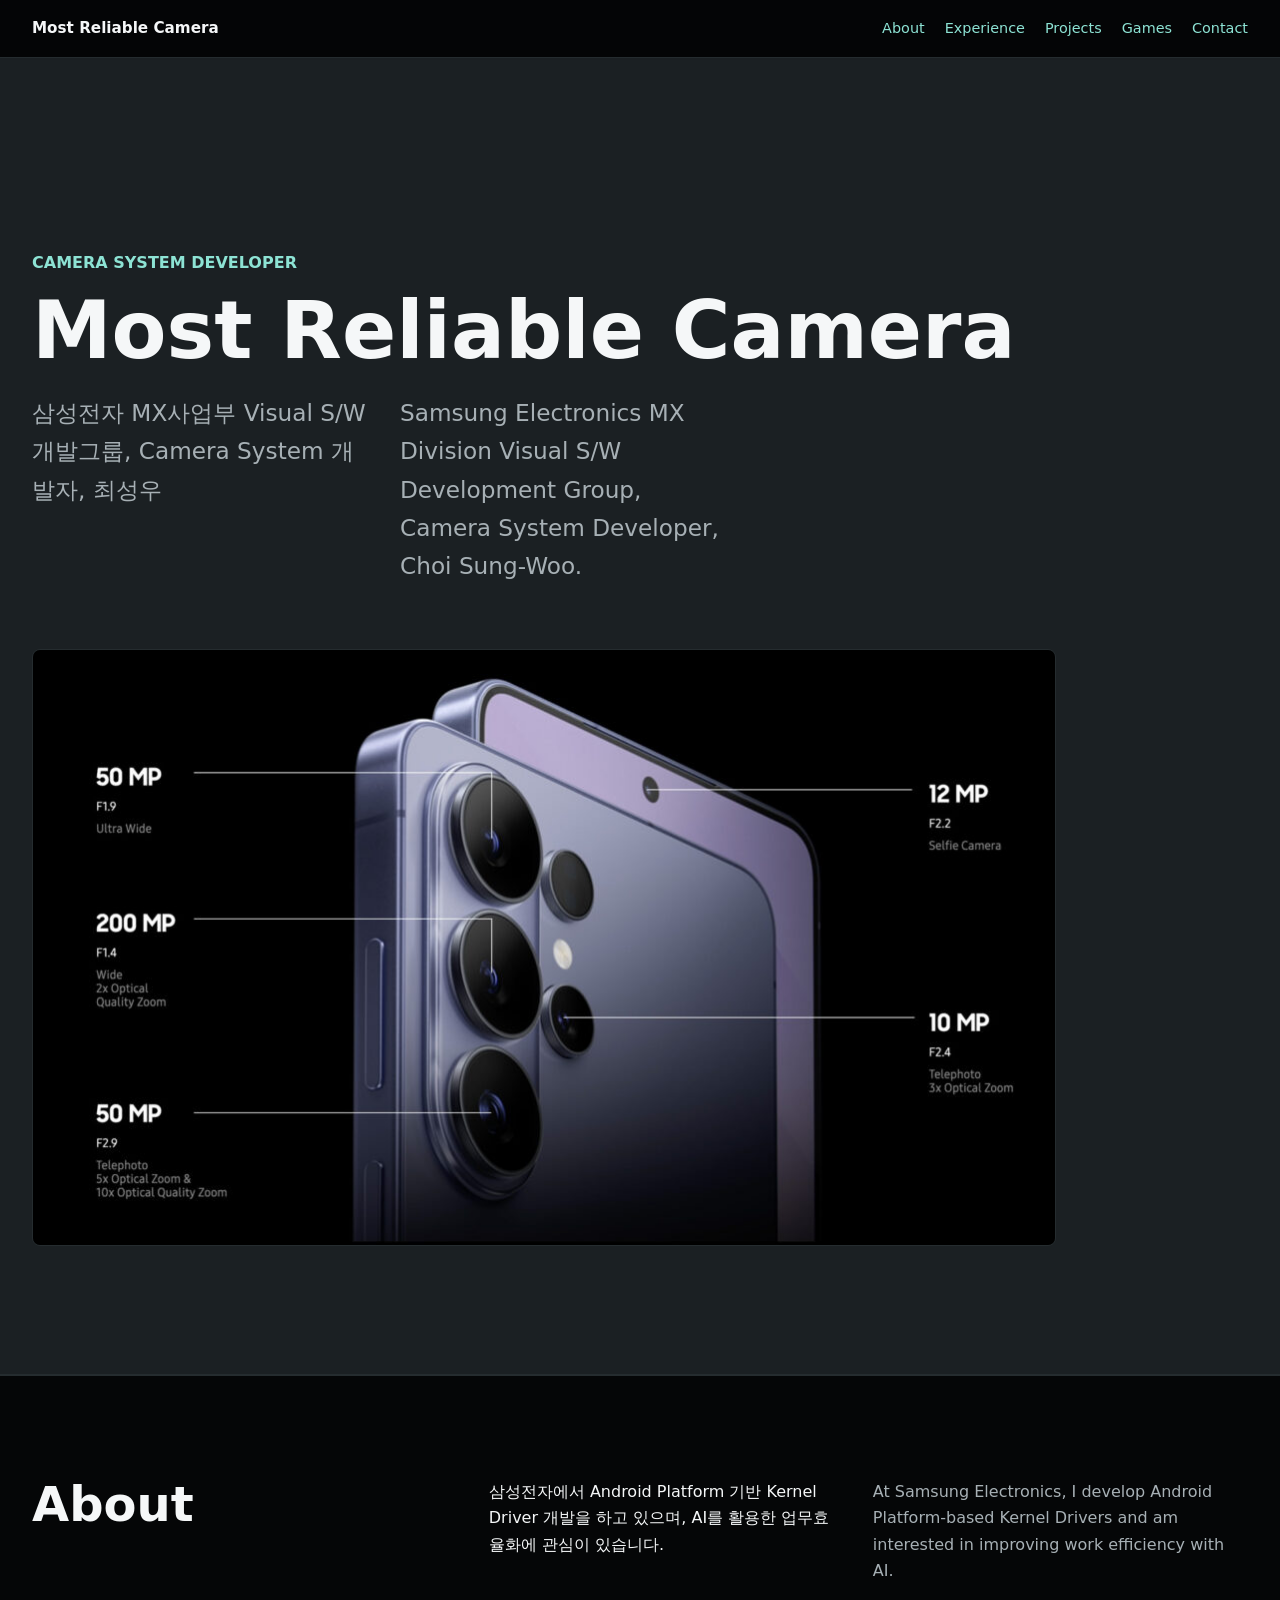
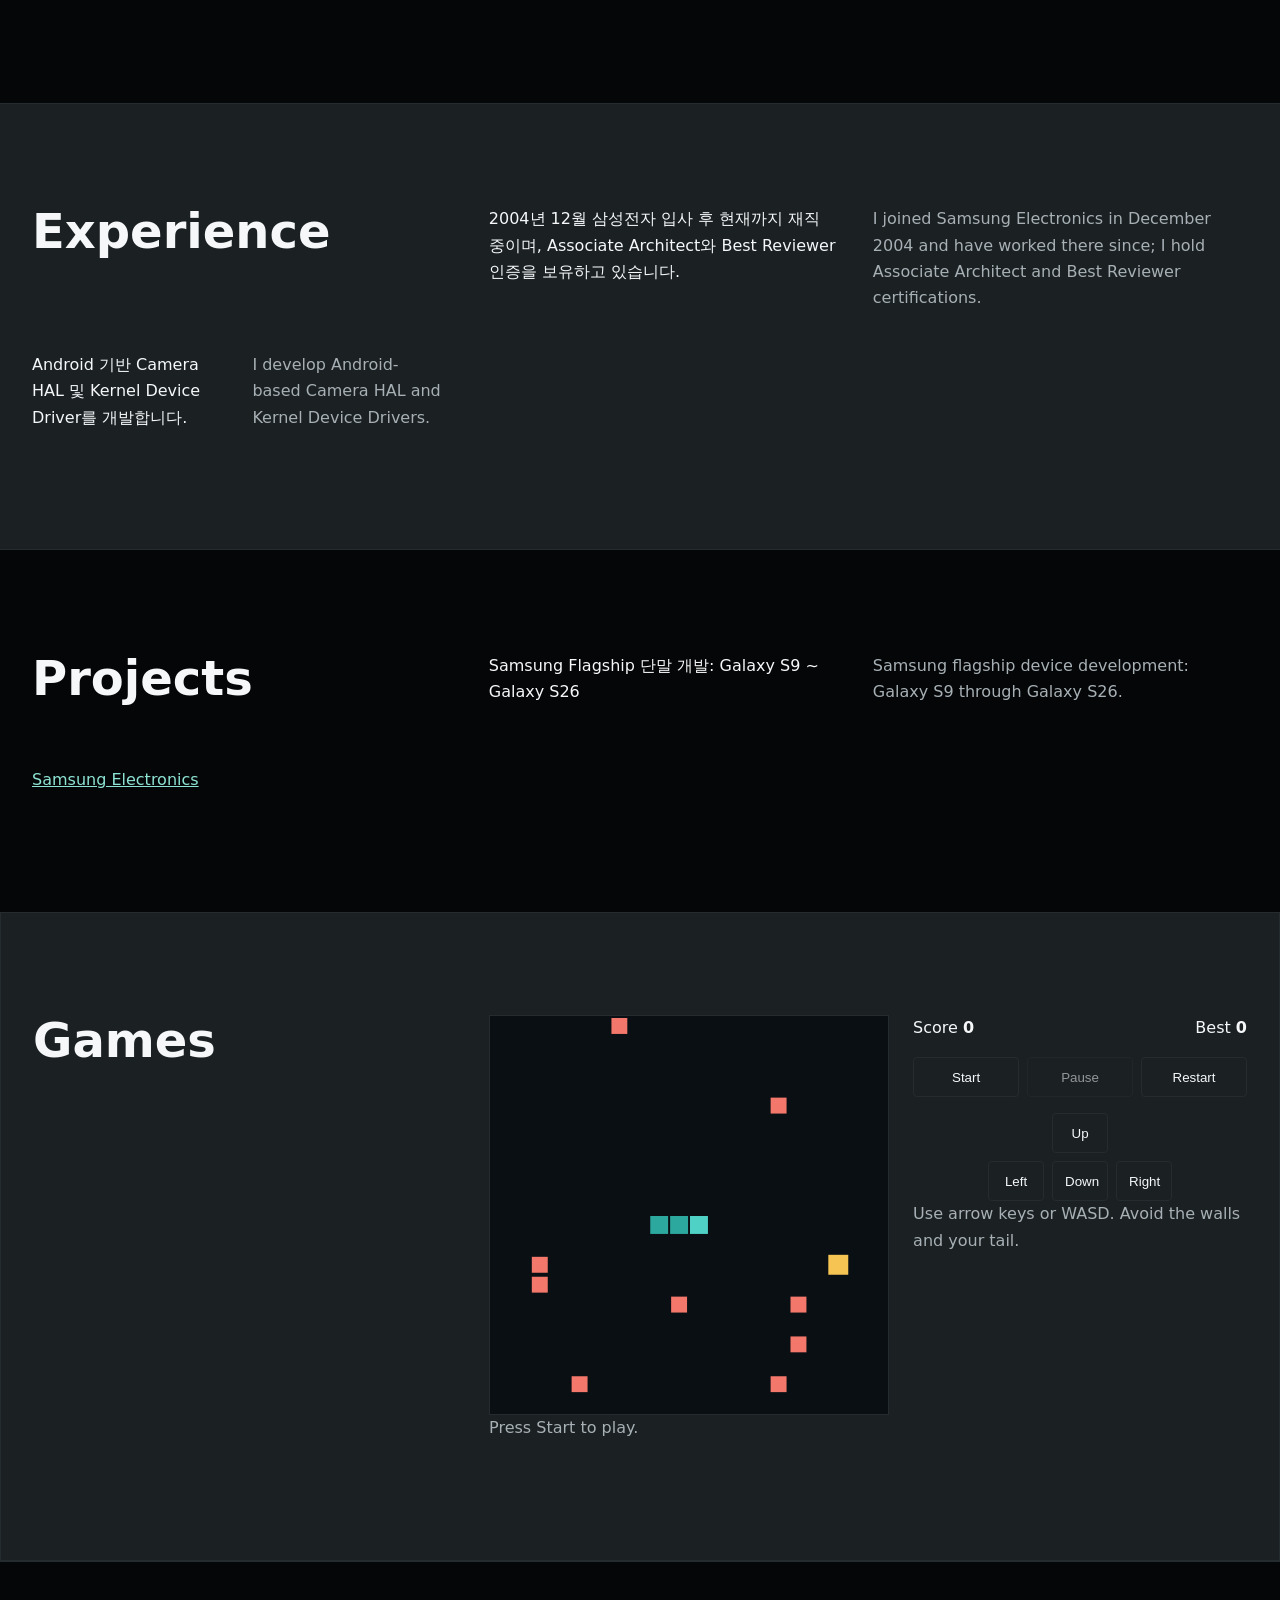
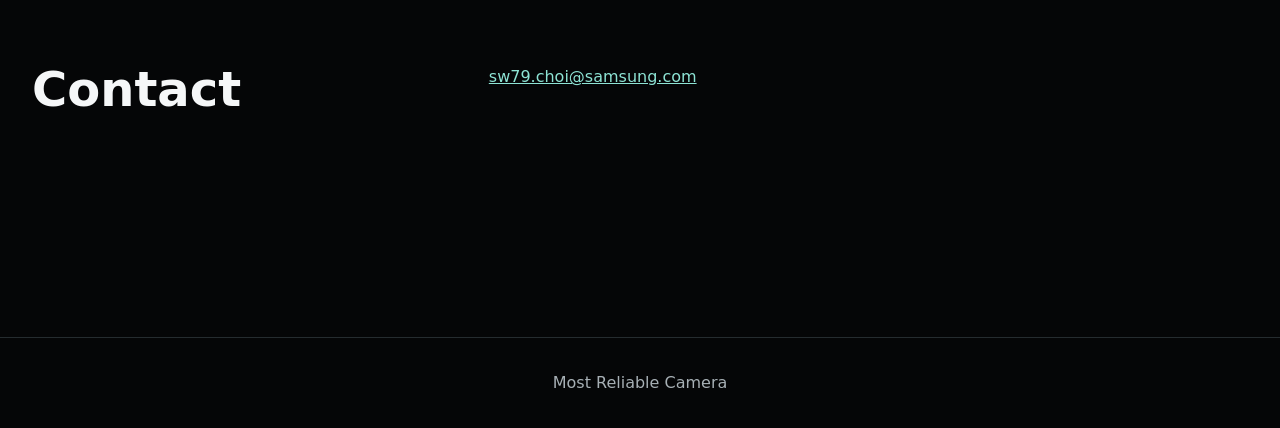
<file: index.html>
<!doctype html>
<html lang="en">
<head>
  <meta charset="utf-8">
  <meta name="viewport" content="width=device-width, initial-scale=1">
  <meta name="description" content="Most Reliable Camera professional profile and games">
  <title>Most Reliable Camera</title>
  <link rel="stylesheet" href="styles.css">
</head>
<body>
  <header class="site-header">
    <a class="brand" href="#top">Most Reliable Camera</a>
    <nav aria-label="Primary navigation">
      <a href="#about">About</a>
      <a href="#experience">Experience</a>
      <a href="#projects">Projects</a>
      <a href="#games">Games</a>
      <a href="#contact">Contact</a>
    </nav>
  </header>

  <main id="top">
    <section class="hero" aria-labelledby="hero-title">
      <div class="hero-copy">
        <p class="eyebrow">Camera System Developer</p>
        <h1 id="hero-title">Most Reliable Camera</h1>
        <p class="lede bilingual-copy">
          <span lang="ko">삼성전자 MX사업부 Visual S/W 개발그룹, Camera System 개발자, 최성우</span>
          <span lang="en">Samsung Electronics MX Division Visual S/W Development Group, Camera System Developer, Choi Sung-Woo.</span>
        </p>
      </div>
      <figure class="hero-media">
        <img src="assets/samsung-S26-Ultra-camera-1024x597.jpg" alt="Samsung Galaxy S26 Ultra camera system">
      </figure>
    </section>

    <section id="about" class="content-section" aria-labelledby="about-title">
      <h2 id="about-title">About</h2>
      <p class="bilingual-copy">
        <span lang="ko">삼성전자에서 Android Platform 기반 Kernel Driver 개발을 하고 있으며, AI를 활용한 업무효율화에 관심이 있습니다.</span>
        <span lang="en">At Samsung Electronics, I develop Android Platform-based Kernel Drivers and am interested in improving work efficiency with AI.</span>
      </p>
    </section>

    <section id="experience" class="content-section" aria-labelledby="experience-title">
      <h2 id="experience-title">Experience</h2>
      <p class="bilingual-copy">
        <span lang="ko">2004년 12월 삼성전자 입사 후 현재까지 재직 중이며, Associate Architect와 Best Reviewer 인증을 보유하고 있습니다.</span>
        <span lang="en">I joined Samsung Electronics in December 2004 and have worked there since; I hold Associate Architect and Best Reviewer certifications.</span>
      </p>
      <p class="bilingual-copy">
        <span lang="ko">Android 기반 Camera HAL 및 Kernel Device Driver를 개발합니다.</span>
        <span lang="en">I develop Android-based Camera HAL and Kernel Device Drivers.</span>
      </p>
    </section>

    <section id="projects" class="content-section" aria-labelledby="projects-title">
      <h2 id="projects-title">Projects</h2>
      <p class="bilingual-copy">
        <span lang="ko">Samsung Flagship 단말 개발: Galaxy S9 ~ Galaxy S26</span>
        <span lang="en">Samsung flagship device development: Galaxy S9 through Galaxy S26.</span>
      </p>
      <p><a href="https://www.samsung.com/sec/">Samsung Electronics</a></p>
    </section>

    <section id="games" class="content-section game-section" aria-labelledby="games-title">
      <h2 id="games-title">Games</h2>
      <div class="game-layout">
        <div class="game-board-wrap">
          <canvas id="game-board" width="400" height="400" aria-label="Worm game board"></canvas>
          <p id="game-status" class="game-status" aria-live="polite">Press Start to play.</p>
        </div>
        <div class="game-panel">
          <div class="score-row" aria-label="Game scores">
            <span>Score <strong id="score">0</strong></span>
            <span>Best <strong id="high-score">0</strong></span>
          </div>
          <div class="game-actions">
            <button id="start-game" type="button">Start</button>
            <button id="pause-game" type="button" disabled>Pause</button>
            <button id="restart-game" type="button">Restart</button>
          </div>
          <div class="direction-pad" aria-label="Touch controls">
            <button type="button" data-direction="up" aria-label="Move up">Up</button>
            <button type="button" data-direction="left" aria-label="Move left">Left</button>
            <button type="button" data-direction="down" aria-label="Move down">Down</button>
            <button type="button" data-direction="right" aria-label="Move right">Right</button>
          </div>
          <p class="game-help">Use arrow keys or WASD. Avoid the walls and your tail.</p>
        </div>
      </div>
    </section>

    <section id="contact" class="content-section" aria-labelledby="contact-title">
      <h2 id="contact-title">Contact</h2>
      <p><a href="mailto:sw79.choi@samsung.com">sw79.choi@samsung.com</a></p>
    </section>
  </main>

  <footer class="site-footer">Most Reliable Camera</footer>
  <script src="script.js" defer></script>
</body>
</html>
</file>
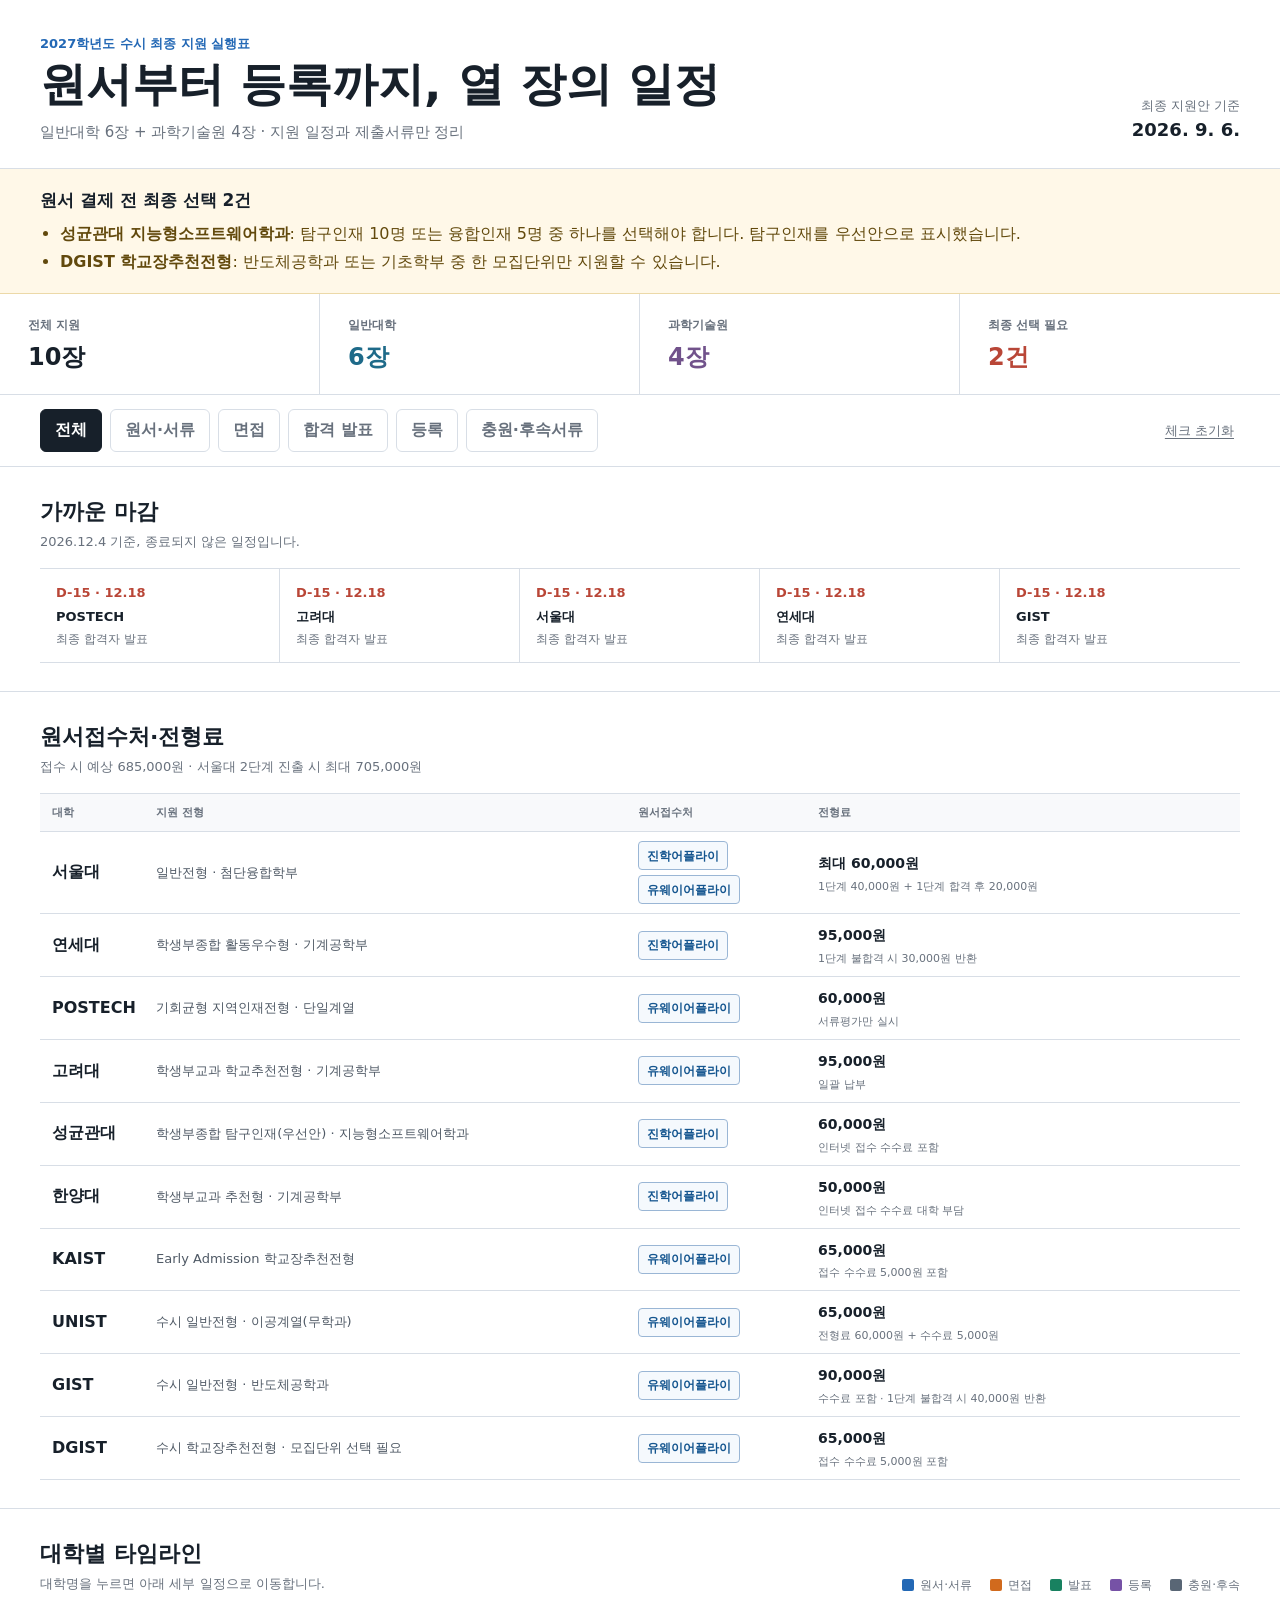
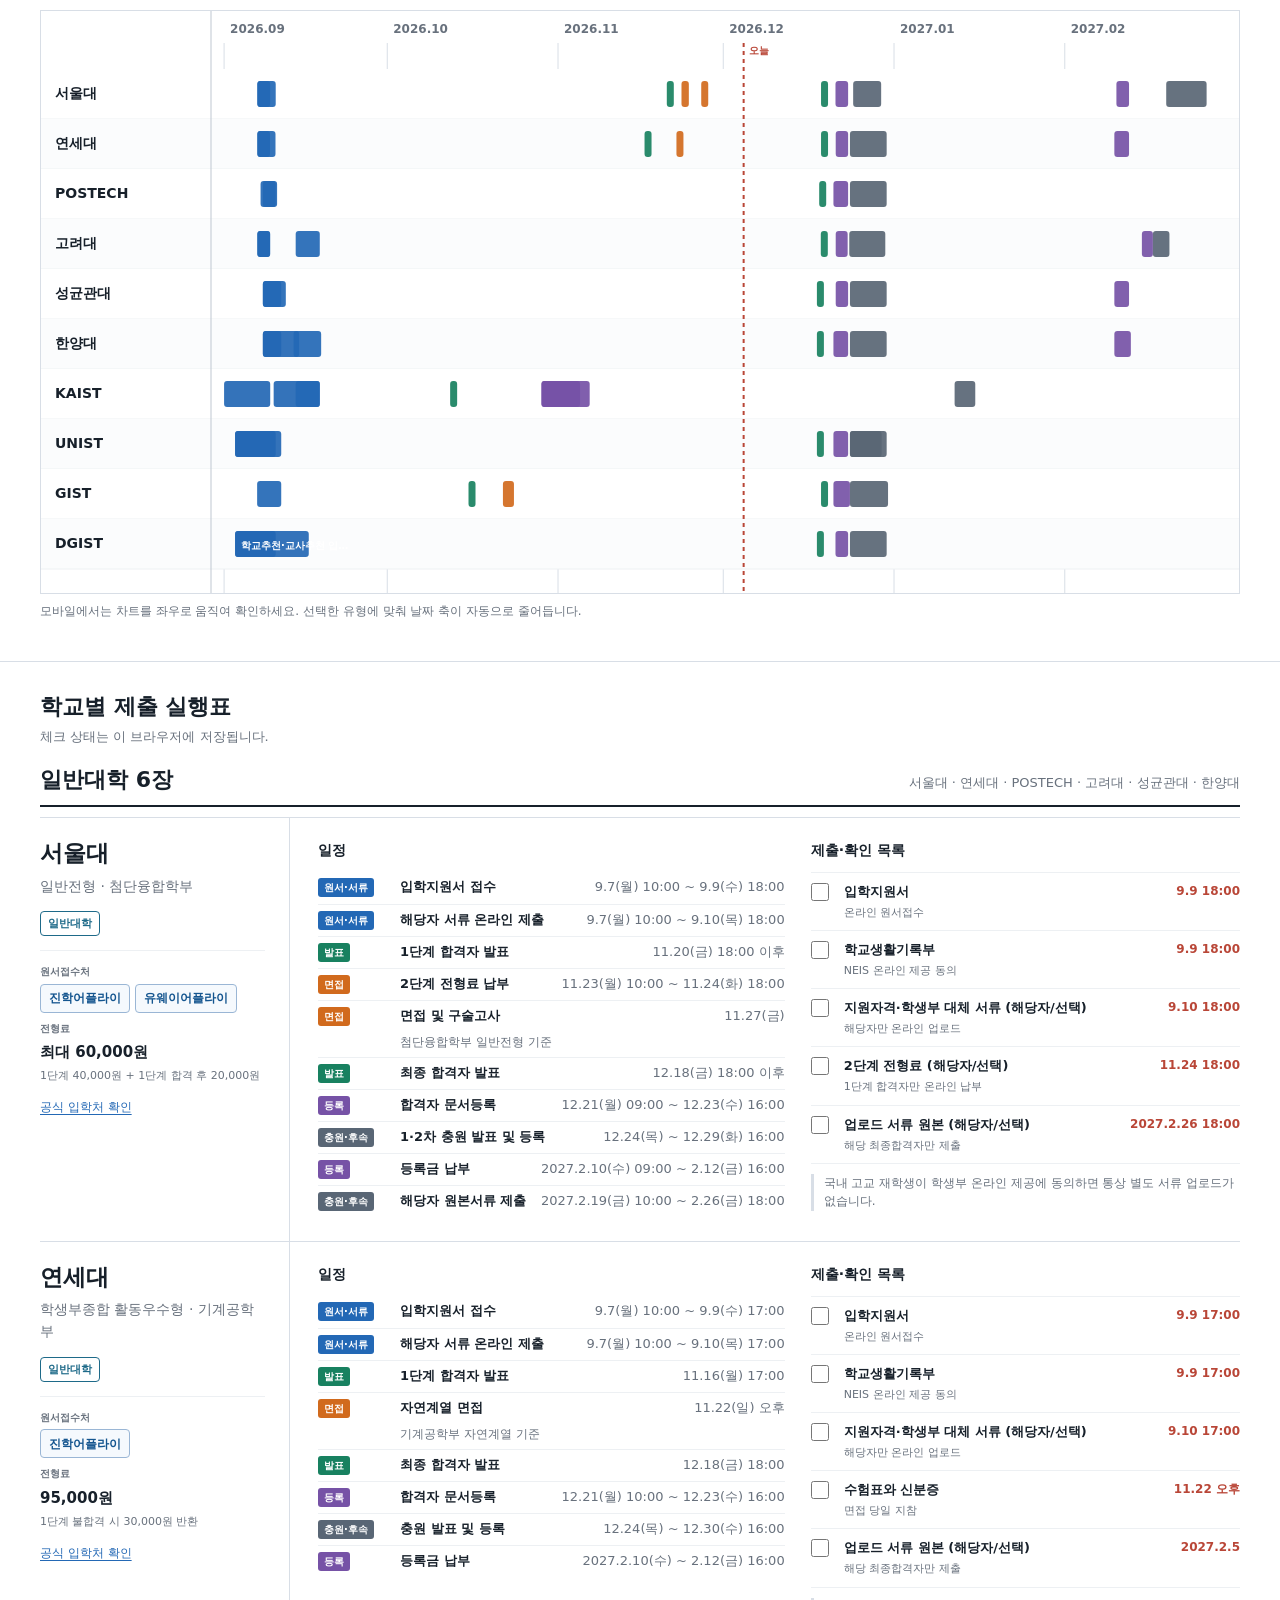
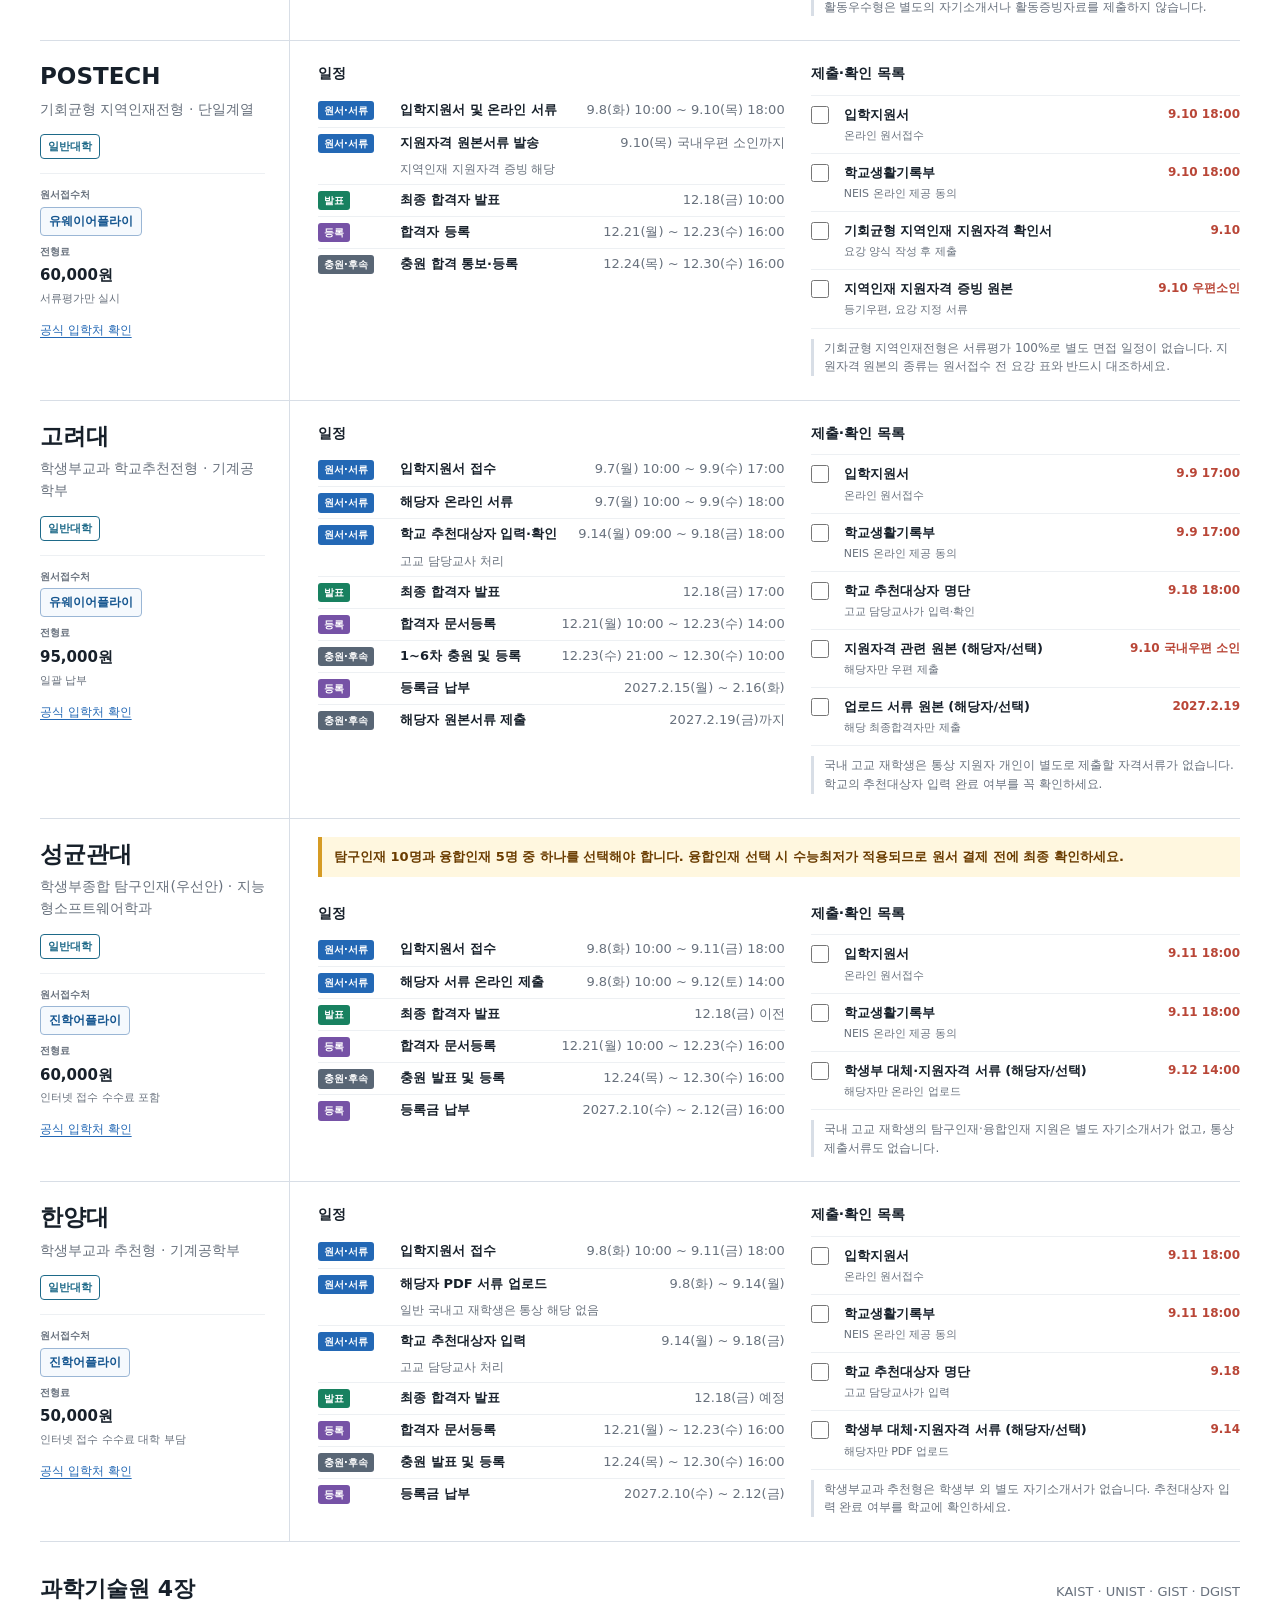
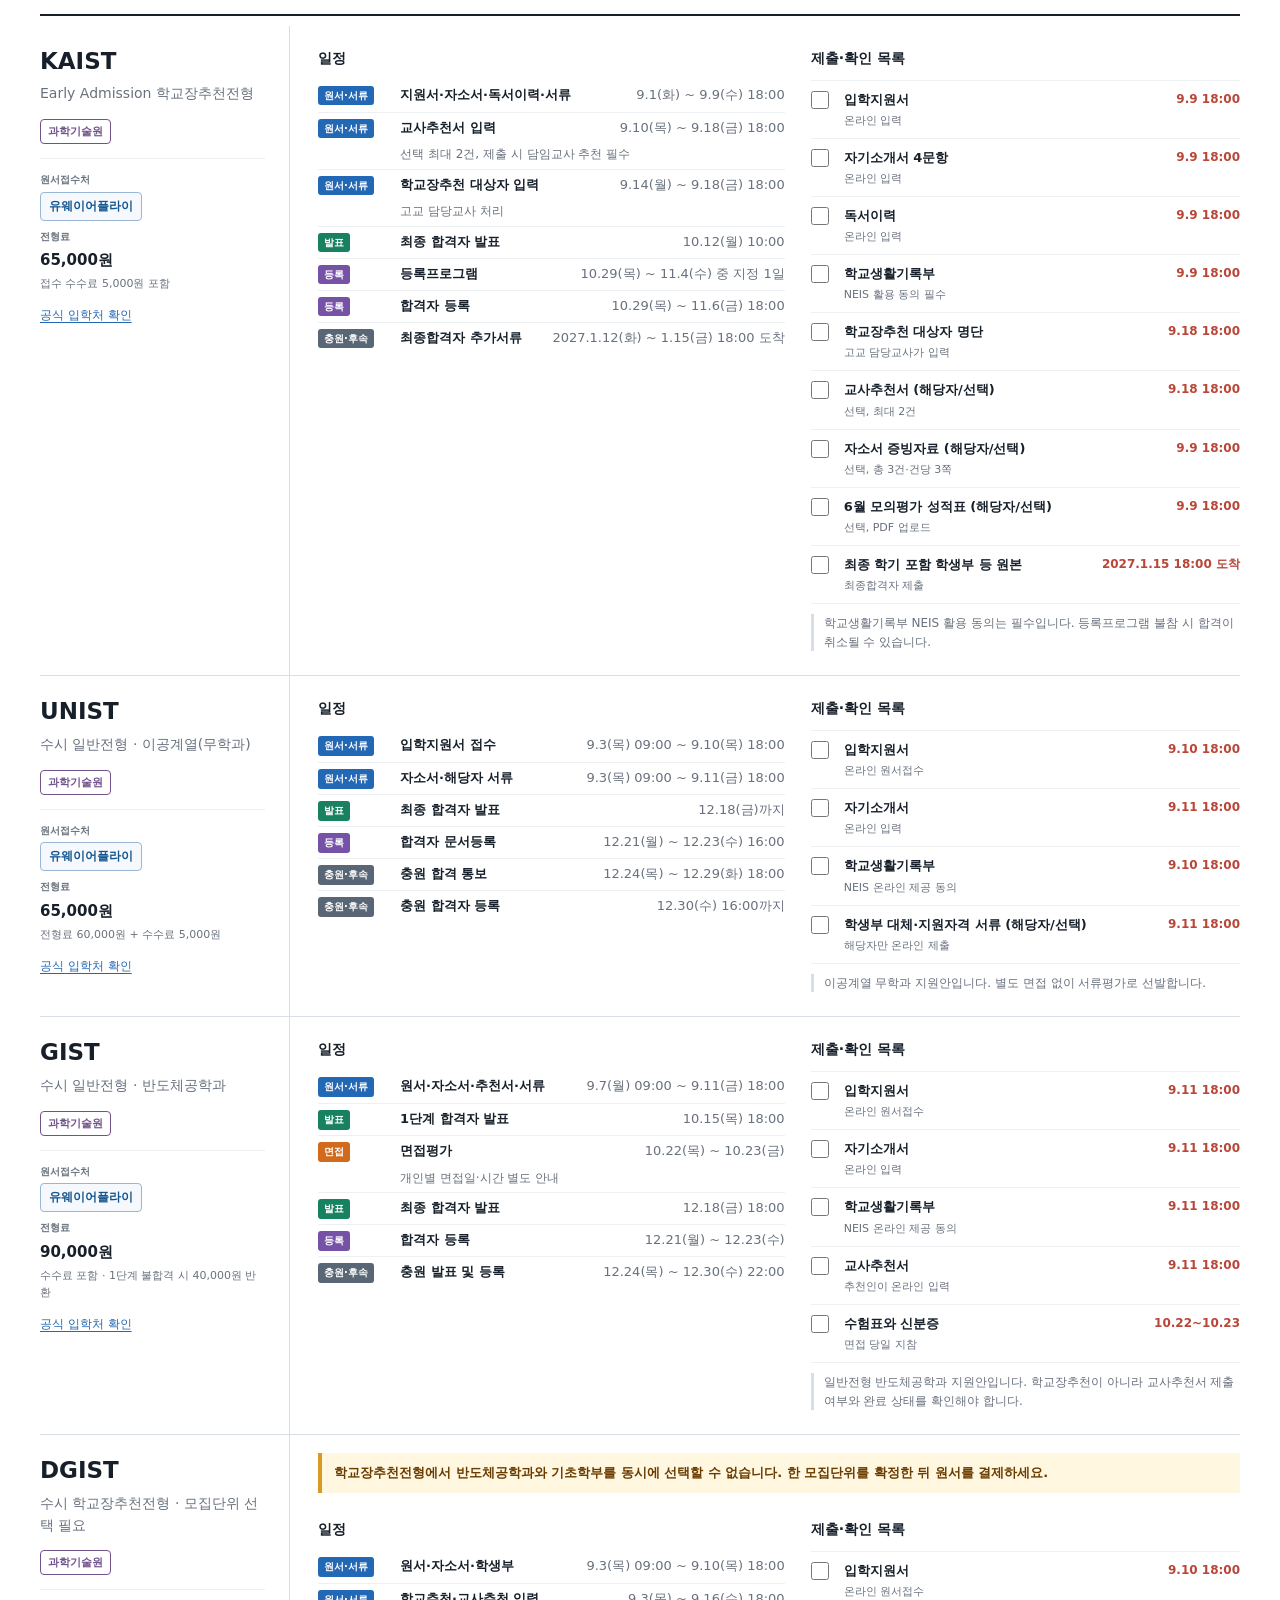
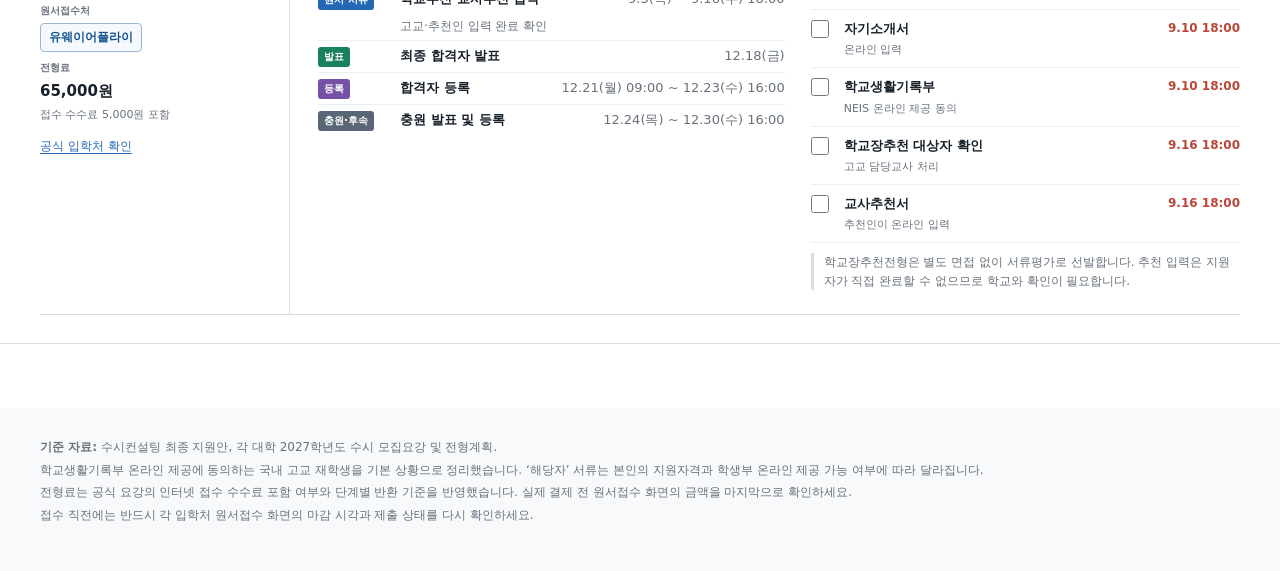
<file: apply_2027.html>
<!doctype html>
<html lang="ko">
<head>
  <meta charset="utf-8">
  <meta name="viewport" content="width=device-width, initial-scale=1">
  <title>2027 수시 지원 실행표</title>
  <style>
    :root {
      --ink: #17202a;
      --muted: #68717d;
      --line: #d8dee6;
      --soft: #f5f7f9;
      --paper: #ffffff;
      --apply: #2368b5;
      --exam: #d16a1d;
      --result: #188160;
      --register: #7652a6;
      --extra: #596675;
      --alert: #b94637;
      --general: #1e6a89;
      --science: #71528b;
      --shadow: 0 8px 24px rgba(23, 32, 42, .07);
    }

    * { box-sizing: border-box; }
    html { scroll-behavior: smooth; }
    body {
      margin: 0;
      color: var(--ink);
      background: var(--soft);
      font-family: "Pretendard", "Noto Sans KR", "Malgun Gothic", system-ui, sans-serif;
      line-height: 1.55;
      letter-spacing: 0;
    }
    button, input { font: inherit; }
    button { cursor: pointer; }
    a { color: inherit; }

    .page {
      width: min(1440px, 100%);
      margin: 0 auto;
      background: var(--paper);
      min-height: 100vh;
      box-shadow: var(--shadow);
    }
    .masthead {
      display: grid;
      grid-template-columns: 1fr auto;
      gap: 24px;
      align-items: end;
      padding: 34px 40px 24px;
      border-bottom: 1px solid var(--line);
    }
    .eyebrow {
      margin: 0 0 4px;
      color: var(--apply);
      font-size: 13px;
      font-weight: 800;
    }
    h1 {
      margin: 0;
      font-size: clamp(28px, 4vw, 46px);
      line-height: 1.15;
      letter-spacing: 0;
    }
    .subtitle {
      margin: 10px 0 0;
      color: var(--muted);
      font-size: 15px;
    }
    .mast-meta {
      text-align: right;
      color: var(--muted);
      font-size: 13px;
      white-space: nowrap;
    }
    .mast-meta strong {
      display: block;
      color: var(--ink);
      font-size: 18px;
    }

    .decision-band {
      padding: 18px 40px;
      background: #fff8e8;
      border-bottom: 1px solid #ecd9a8;
    }
    .decision-band h2 {
      margin: 0 0 8px;
      font-size: 17px;
    }
    .decision-band ul {
      margin: 0;
      padding-left: 20px;
      color: #62490c;
    }
    .decision-band li + li { margin-top: 4px; }

    .summary-strip {
      display: grid;
      grid-template-columns: repeat(4, 1fr);
      border-bottom: 1px solid var(--line);
    }
    .stat {
      padding: 18px 28px;
      border-right: 1px solid var(--line);
    }
    .stat:last-child { border-right: 0; }
    .stat-label {
      color: var(--muted);
      font-size: 12px;
      font-weight: 700;
    }
    .stat strong {
      display: block;
      margin-top: 2px;
      font-size: 24px;
    }
    .stat strong.general { color: var(--general); }
    .stat strong.science { color: var(--science); }
    .stat strong.alert { color: var(--alert); }

    .toolbar-wrap {
      position: sticky;
      top: 0;
      z-index: 20;
      padding: 14px 40px;
      background: rgba(255, 255, 255, .96);
      border-bottom: 1px solid var(--line);
      backdrop-filter: blur(10px);
    }
    .toolbar {
      display: flex;
      gap: 8px;
      align-items: center;
      overflow-x: auto;
      scrollbar-width: thin;
    }
    .filter-btn {
      min-height: 40px;
      padding: 8px 14px;
      border: 1px solid var(--line);
      border-radius: 6px;
      color: var(--muted);
      background: var(--paper);
      font-weight: 750;
      white-space: nowrap;
    }
    .filter-btn:hover { border-color: #9aa5b1; color: var(--ink); }
    .filter-btn.active {
      color: #fff;
      border-color: var(--ink);
      background: var(--ink);
    }
    .toolbar-spacer { flex: 1; }
    .reset-btn {
      border: 0;
      color: var(--muted);
      background: transparent;
      font-size: 13px;
      white-space: nowrap;
      text-decoration: underline;
      text-underline-offset: 3px;
    }

    main { padding-bottom: 64px; }
    .band {
      padding: 28px 40px;
      border-bottom: 1px solid var(--line);
    }
    .section-head {
      display: flex;
      justify-content: space-between;
      align-items: end;
      gap: 20px;
      margin-bottom: 16px;
    }
    .section-head h2 {
      margin: 0;
      font-size: 22px;
    }
    .section-head p {
      margin: 3px 0 0;
      color: var(--muted);
      font-size: 13px;
    }

    .next-deadlines {
      display: grid;
      grid-template-columns: repeat(5, minmax(0, 1fr));
      border-top: 1px solid var(--line);
      border-bottom: 1px solid var(--line);
    }
    .deadline-item {
      min-width: 0;
      padding: 14px 16px;
      border-right: 1px solid var(--line);
    }
    .deadline-item:last-child { border-right: 0; }
    .deadline-date {
      color: var(--alert);
      font-size: 13px;
      font-weight: 850;
    }
    .deadline-school {
      margin-top: 4px;
      font-size: 13px;
      font-weight: 800;
    }
    .deadline-title {
      margin-top: 2px;
      color: var(--muted);
      font-size: 12px;
      overflow: hidden;
      text-overflow: ellipsis;
      white-space: nowrap;
    }

    .application-overview {
      border-top: 1px solid var(--line);
    }
    .application-row {
      display: grid;
      grid-template-columns: 104px minmax(240px, 1fr) 180px minmax(230px, .9fr);
      align-items: center;
      min-height: 54px;
      border-bottom: 1px solid var(--line);
    }
    .application-row.header {
      min-height: 38px;
      color: var(--muted);
      background: #f8f9fb;
      font-size: 11px;
      font-weight: 800;
    }
    .application-cell {
      min-width: 0;
      padding: 9px 12px;
    }
    .application-school { font-weight: 850; }
    .application-program {
      color: #4f5965;
      font-size: 13px;
    }
    .vendor-list {
      display: flex;
      flex-wrap: wrap;
      gap: 5px;
    }
    .vendor-link {
      display: inline-flex;
      align-items: center;
      min-height: 29px;
      padding: 4px 8px;
      border: 1px solid #9ab6d5;
      border-radius: 4px;
      color: #14558f;
      background: #f5f9fd;
      font-size: 12px;
      font-weight: 800;
      text-decoration: none;
    }
    .vendor-link:hover {
      border-color: var(--apply);
      background: #eaf3fb;
    }
    .application-fee {
      font-size: 14px;
      font-weight: 850;
    }
    .fee-note {
      display: block;
      margin-top: 2px;
      color: var(--muted);
      font-size: 11px;
      font-weight: 500;
    }

    .legend {
      display: flex;
      flex-wrap: wrap;
      gap: 12px 18px;
      color: var(--muted);
      font-size: 12px;
    }
    .legend-item { display: inline-flex; align-items: center; gap: 6px; }
    .swatch { width: 12px; height: 12px; border-radius: 2px; }
    .swatch.apply { background: var(--apply); }
    .swatch.exam { background: var(--exam); }
    .swatch.result { background: var(--result); }
    .swatch.register { background: var(--register); }
    .swatch.extra { background: var(--extra); }

    .chart-shell {
      position: relative;
      overflow-x: auto;
      border: 1px solid var(--line);
      background: #fff;
    }
    #timeline { display: block; min-width: 1080px; }
    .chart-note {
      margin-top: 8px;
      color: var(--muted);
      font-size: 12px;
    }

    .group-title {
      display: flex;
      align-items: baseline;
      justify-content: space-between;
      gap: 18px;
      margin: 30px 0 10px;
      padding-bottom: 8px;
      border-bottom: 2px solid var(--ink);
    }
    .group-title:first-child { margin-top: 0; }
    .group-title h2 { margin: 0; font-size: 22px; }
    .group-title span { color: var(--muted); font-size: 13px; }

    .school-block {
      scroll-margin-top: 82px;
      display: grid;
      grid-template-columns: 250px 1fr;
      border-bottom: 1px solid var(--line);
      background: #fff;
    }
    .school-block:first-of-type { border-top: 1px solid var(--line); }
    .school-identity {
      padding: 22px 24px 22px 0;
      border-right: 1px solid var(--line);
    }
    .school-name {
      margin: 0;
      font-size: 23px;
      line-height: 1.2;
    }
    .school-program {
      margin: 8px 0 0;
      color: var(--muted);
      font-size: 14px;
    }
    .type-label {
      display: inline-block;
      margin-top: 14px;
      padding: 3px 7px;
      border: 1px solid currentColor;
      border-radius: 4px;
      font-size: 11px;
      font-weight: 800;
    }
    .type-label.general { color: var(--general); }
    .type-label.science { color: var(--science); }
    .source-link {
      display: inline-block;
      margin-top: 14px;
      color: var(--apply);
      font-size: 12px;
      text-underline-offset: 3px;
    }
    .school-application-meta {
      display: grid;
      gap: 8px;
      margin-top: 14px;
      padding-top: 13px;
      border-top: 1px solid #edf0f3;
    }
    .school-meta-label {
      display: block;
      margin-bottom: 4px;
      color: var(--muted);
      font-size: 10px;
      font-weight: 800;
    }
    .school-application-meta .application-fee { font-size: 15px; }
    .school-content {
      display: grid;
      grid-template-columns: minmax(0, 1fr) minmax(340px, .92fr);
      gap: 26px;
      padding: 22px 0 24px 28px;
    }
    .content-title {
      margin: 0 0 10px;
      font-size: 14px;
    }
    .schedule-list, .document-list {
      list-style: none;
      margin: 0;
      padding: 0;
    }
    .schedule-item {
      display: grid;
      grid-template-columns: 72px minmax(0, 1fr) auto;
      gap: 10px;
      align-items: baseline;
      min-height: 32px;
      padding: 5px 0;
      border-top: 1px solid #edf0f3;
      font-size: 13px;
    }
    .schedule-item:first-child { border-top: 0; }
    .kind-pill {
      width: fit-content;
      padding: 2px 6px;
      border-radius: 3px;
      color: #fff;
      font-size: 10px;
      font-weight: 800;
    }
    .kind-pill.apply { background: var(--apply); }
    .kind-pill.exam { background: var(--exam); }
    .kind-pill.result { background: var(--result); }
    .kind-pill.register { background: var(--register); }
    .kind-pill.extra { background: var(--extra); }
    .schedule-title { min-width: 0; font-weight: 700; }
    .schedule-date {
      color: var(--muted);
      white-space: nowrap;
      font-variant-numeric: tabular-nums;
    }
    .schedule-note {
      grid-column: 2 / 4;
      margin-top: -3px;
      color: var(--muted);
      font-size: 12px;
    }

    .document-list { border-top: 1px solid #edf0f3; }
    .document-item {
      display: grid;
      grid-template-columns: 24px minmax(0, 1fr) auto;
      gap: 9px;
      align-items: start;
      padding: 9px 0;
      border-bottom: 1px solid #edf0f3;
      font-size: 13px;
    }
    .doc-check {
      width: 18px;
      height: 18px;
      margin: 1px 0 0;
      accent-color: var(--result);
    }
    .document-item.done .doc-name {
      color: var(--muted);
      text-decoration: line-through;
    }
    .doc-name { font-weight: 700; }
    .doc-meta {
      margin-top: 2px;
      color: var(--muted);
      font-size: 11px;
    }
    .doc-deadline {
      color: var(--alert);
      font-size: 12px;
      font-weight: 800;
      white-space: nowrap;
    }
    .plain-note {
      margin: 10px 0 0;
      padding-left: 10px;
      border-left: 3px solid var(--line);
      color: var(--muted);
      font-size: 12px;
    }
    .school-alert {
      grid-column: 1 / -1;
      margin: -4px 0 0;
      padding: 10px 12px;
      color: #6a3c00;
      background: #fff7df;
      border-left: 4px solid #d69b24;
      font-size: 13px;
      font-weight: 750;
    }

    footer {
      padding: 26px 40px 42px;
      color: var(--muted);
      background: #f8f9fb;
      font-size: 12px;
    }
    footer p { margin: 4px 0; }

    @media (max-width: 980px) {
      .masthead { grid-template-columns: 1fr; }
      .mast-meta { text-align: left; }
      .summary-strip { grid-template-columns: repeat(2, 1fr); }
      .stat:nth-child(2) { border-right: 0; }
      .stat:nth-child(-n+2) { border-bottom: 1px solid var(--line); }
      .next-deadlines { grid-template-columns: repeat(2, 1fr); }
      .deadline-item:nth-child(2n) { border-right: 0; }
      .deadline-item:nth-child(-n+4) { border-bottom: 1px solid var(--line); }
      .deadline-item:last-child { grid-column: 1 / -1; }
      .application-row { grid-template-columns: 90px minmax(190px, 1fr) 160px 220px; }
      .school-block { grid-template-columns: 190px 1fr; }
      .school-content { grid-template-columns: 1fr; }
    }

    @media (max-width: 700px) {
      body { font-size: 16px; }
      .page { box-shadow: none; }
      .masthead { padding: 24px 18px 18px; gap: 10px; }
      h1 { font-size: 30px; }
      .subtitle { font-size: 14px; }
      .decision-band { padding: 15px 18px; }
      .decision-band li { font-size: 14px; }
      .summary-strip { grid-template-columns: repeat(2, 1fr); }
      .stat { padding: 14px 18px; }
      .stat strong { font-size: 21px; }
      .toolbar-wrap { padding: 10px 12px; }
      .filter-btn { min-height: 44px; padding: 9px 13px; font-size: 14px; }
      .band { padding: 24px 18px; }
      .section-head { display: block; }
      .legend { margin-top: 10px; }
      .next-deadlines { display: block; }
      .deadline-item {
        display: grid;
        grid-template-columns: 88px 82px minmax(0, 1fr);
        gap: 8px;
        border-right: 0;
        border-bottom: 1px solid var(--line);
      }
      .deadline-item:last-child { border-bottom: 0; }
      .deadline-school, .deadline-title { margin-top: 0; }
      .deadline-title { white-space: normal; }
      .application-overview { border-top: 0; }
      .application-row,
      .application-row.header {
        grid-template-columns: minmax(0, 1fr) auto;
        gap: 0 12px;
        padding: 12px 0;
        background: #fff;
      }
      .application-row.header { display: none; }
      .application-cell { padding: 2px 0; }
      .application-school { grid-column: 1; font-size: 16px; }
      .application-program { grid-column: 1 / -1; font-size: 14px; }
      .application-vendor { grid-column: 1; margin-top: 7px; }
      .application-fee-cell {
        grid-column: 2;
        grid-row: 1;
        text-align: right;
      }
      .vendor-link { min-height: 34px; font-size: 13px; }
      .fee-note { max-width: 170px; margin-left: auto; white-space: normal; }
      #timeline { min-width: 980px; }
      .chart-note { font-size: 13px; }
      .group-title { display: block; }
      .group-title span { display: block; margin-top: 3px; }
      .school-block { display: block; }
      .school-identity {
        padding: 20px 0 14px;
        border-right: 0;
        border-bottom: 1px solid #edf0f3;
      }
      .school-name { font-size: 24px; }
      .school-program { font-size: 16px; line-height: 1.45; }
      .school-application-meta {
        grid-template-columns: minmax(0, 1fr) auto;
        align-items: end;
      }
      .school-application-meta .meta-fee { text-align: right; }
      .school-content { padding: 17px 0 24px; gap: 22px; }
      .content-title { font-size: 16px; }
      .schedule-item {
        grid-template-columns: 70px minmax(0, 1fr);
        gap: 8px;
        padding: 8px 0;
        font-size: 15px;
      }
      .schedule-date {
        grid-column: 2;
        color: #4f5965;
        font-size: 14px;
        white-space: normal;
      }
      .schedule-note { grid-column: 2; font-size: 13px; }
      .document-item {
        grid-template-columns: 26px minmax(0, 1fr);
        padding: 11px 0;
        font-size: 15px;
      }
      .doc-check { width: 20px; height: 20px; }
      .doc-deadline {
        grid-column: 2;
        font-size: 13px;
        white-space: normal;
      }
      .doc-meta, .plain-note { font-size: 13px; }
      footer { padding: 24px 18px 36px; font-size: 13px; }
    }

    @media print {
      body { background: #fff; }
      .page { width: 100%; box-shadow: none; }
      .toolbar-wrap, .reset-btn { display: none; }
      .masthead, .band, .decision-band, footer { padding-left: 16px; padding-right: 16px; }
      .chart-shell { overflow: visible; }
      #timeline { min-width: 0; width: 100%; }
      .school-block { break-inside: avoid; }
      .doc-check { appearance: none; border: 1px solid #555; }
    }
  </style>
</head>
<body>
  <div class="page">
    <header class="masthead">
      <div>
        <p class="eyebrow">2027학년도 수시 최종 지원 실행표</p>
        <h1>원서부터 등록까지, 열 장의 일정</h1>
        <p class="subtitle">일반대학 6장 + 과학기술원 4장 · 지원 일정과 제출서류만 정리</p>
      </div>
      <div class="mast-meta">
        최종 지원안 기준
        <strong>2026. 9. 6.</strong>
      </div>
    </header>

    <section class="decision-band" aria-labelledby="decision-title">
      <h2 id="decision-title">원서 결제 전 최종 선택 2건</h2>
      <ul>
        <li><strong>성균관대 지능형소프트웨어학과</strong>: 탐구인재 10명 또는 융합인재 5명 중 하나를 선택해야 합니다. 탐구인재를 우선안으로 표시했습니다.</li>
        <li><strong>DGIST 학교장추천전형</strong>: 반도체공학과 또는 기초학부 중 한 모집단위만 지원할 수 있습니다.</li>
      </ul>
    </section>

    <section class="summary-strip" aria-label="지원 현황 요약">
      <div class="stat"><span class="stat-label">전체 지원</span><strong>10장</strong></div>
      <div class="stat"><span class="stat-label">일반대학</span><strong class="general">6장</strong></div>
      <div class="stat"><span class="stat-label">과학기술원</span><strong class="science">4장</strong></div>
      <div class="stat"><span class="stat-label">최종 선택 필요</span><strong class="alert">2건</strong></div>
    </section>

    <div class="toolbar-wrap">
      <nav class="toolbar" aria-label="일정 유형 필터">
        <button class="filter-btn active" data-filter="all" type="button">전체</button>
        <button class="filter-btn" data-filter="apply" type="button">원서·서류</button>
        <button class="filter-btn" data-filter="exam" type="button">면접</button>
        <button class="filter-btn" data-filter="result" type="button">합격 발표</button>
        <button class="filter-btn" data-filter="register" type="button">등록</button>
        <button class="filter-btn" data-filter="extra" type="button">충원·후속서류</button>
        <span class="toolbar-spacer"></span>
        <button id="resetChecks" class="reset-btn" type="button">체크 초기화</button>
      </nav>
    </div>

    <main>
      <section class="band" aria-labelledby="next-title">
        <div class="section-head">
          <div>
            <h2 id="next-title">가까운 마감</h2>
            <p id="todayLabel">브라우저 날짜 기준으로 남은 일정을 표시합니다.</p>
          </div>
        </div>
        <div id="nextDeadlines" class="next-deadlines"></div>
      </section>

      <section class="band" aria-labelledby="application-title">
        <div class="section-head">
          <div>
            <h2 id="application-title">원서접수처·전형료</h2>
            <p>접수 시 예상 685,000원 · 서울대 2단계 진출 시 최대 705,000원</p>
          </div>
        </div>
        <div id="applicationOverview" class="application-overview"></div>
      </section>

      <section class="band" aria-labelledby="timeline-title">
        <div class="section-head">
          <div>
            <h2 id="timeline-title">대학별 타임라인</h2>
            <p>대학명을 누르면 아래 세부 일정으로 이동합니다.</p>
          </div>
          <div class="legend" aria-label="일정 색상 범례">
            <span class="legend-item"><span class="swatch apply"></span>원서·서류</span>
            <span class="legend-item"><span class="swatch exam"></span>면접</span>
            <span class="legend-item"><span class="swatch result"></span>발표</span>
            <span class="legend-item"><span class="swatch register"></span>등록</span>
            <span class="legend-item"><span class="swatch extra"></span>충원·후속</span>
          </div>
        </div>
        <div class="chart-shell">
          <svg id="timeline" role="img" aria-label="2027학년도 수시 지원 일정 간트 차트"></svg>
        </div>
        <p class="chart-note">모바일에서는 차트를 좌우로 움직여 확인하세요. 선택한 유형에 맞춰 날짜 축이 자동으로 줄어듭니다.</p>
      </section>

      <section class="band" aria-labelledby="detail-title">
        <div class="section-head">
          <div>
            <h2 id="detail-title">학교별 제출 실행표</h2>
            <p>체크 상태는 이 브라우저에 저장됩니다.</p>
          </div>
        </div>
        <div id="schoolDetails"></div>
      </section>
    </main>

    <footer>
      <p><strong>기준 자료:</strong> 수시컨설팅 최종 지원안, 각 대학 2027학년도 수시 모집요강 및 전형계획.</p>
      <p>학교생활기록부 온라인 제공에 동의하는 국내 고교 재학생을 기본 상황으로 정리했습니다. ‘해당자’ 서류는 본인의 지원자격과 학생부 온라인 제공 가능 여부에 따라 달라집니다.</p>
      <p>전형료는 공식 요강의 인터넷 접수 수수료 포함 여부와 단계별 반환 기준을 반영했습니다. 실제 결제 전 원서접수 화면의 금액을 마지막으로 확인하세요.</p>
      <p>접수 직전에는 반드시 각 입학처 원서접수 화면의 마감 시각과 제출 상태를 다시 확인하세요.</p>
    </footer>
  </div>

  <script>
    const schools = [
      {
        id: "snu", school: "서울대", group: "general", program: "일반전형 · 첨단융합학부",
        source: "https://admission.snu.ac.kr/",
        vendors: [
          { name: "진학어플라이", url: "https://apply.jinhakapply.com/" },
          { name: "유웨이어플라이", url: "https://www.uwayapply.com/" }
        ],
        fee: "최대 60,000원", feeNote: "1단계 40,000원 + 1단계 합격 후 20,000원",
        events: [
          { kind: "apply", title: "입학지원서 접수", start: "2026-09-07T10:00", end: "2026-09-09T18:00", date: "9.7(월) 10:00 ~ 9.9(수) 18:00" },
          { kind: "apply", title: "해당자 서류 온라인 제출", start: "2026-09-07T10:00", end: "2026-09-10T18:00", date: "9.7(월) 10:00 ~ 9.10(목) 18:00" },
          { kind: "result", title: "1단계 합격자 발표", start: "2026-11-20T18:00", end: "2026-11-20T18:00", date: "11.20(금) 18:00 이후" },
          { kind: "exam", title: "2단계 전형료 납부", start: "2026-11-23T10:00", end: "2026-11-24T18:00", date: "11.23(월) 10:00 ~ 11.24(화) 18:00" },
          { kind: "exam", title: "면접 및 구술고사", start: "2026-11-27T00:00", end: "2026-11-27T23:59", date: "11.27(금)", note: "첨단융합학부 일반전형 기준" },
          { kind: "result", title: "최종 합격자 발표", start: "2026-12-18T18:00", end: "2026-12-18T18:00", date: "12.18(금) 18:00 이후" },
          { kind: "register", title: "합격자 문서등록", start: "2026-12-21T09:00", end: "2026-12-23T16:00", date: "12.21(월) 09:00 ~ 12.23(수) 16:00" },
          { kind: "extra", title: "1·2차 충원 발표 및 등록", start: "2026-12-24T14:00", end: "2026-12-29T16:00", date: "12.24(목) ~ 12.29(화) 16:00" },
          { kind: "register", title: "등록금 납부", start: "2027-02-10T09:00", end: "2027-02-12T16:00", date: "2027.2.10(수) 09:00 ~ 2.12(금) 16:00" },
          { kind: "extra", title: "해당자 원본서류 제출", start: "2027-02-19T10:00", end: "2027-02-26T18:00", date: "2027.2.19(금) 10:00 ~ 2.26(금) 18:00" }
        ],
        docs: [
          { name: "입학지원서", method: "온라인 원서접수", deadline: "9.9 18:00" },
          { name: "학교생활기록부", method: "NEIS 온라인 제공 동의", deadline: "9.9 18:00" },
          { name: "지원자격·학생부 대체 서류", method: "해당자만 온라인 업로드", deadline: "9.10 18:00", optional: true },
          { name: "2단계 전형료", method: "1단계 합격자만 온라인 납부", deadline: "11.24 18:00", optional: true },
          { name: "업로드 서류 원본", method: "해당 최종합격자만 제출", deadline: "2027.2.26 18:00", optional: true }
        ],
        note: "국내 고교 재학생이 학생부 온라인 제공에 동의하면 통상 별도 서류 업로드가 없습니다."
      },
      {
        id: "yonsei", school: "연세대", group: "general", program: "학생부종합 활동우수형 · 기계공학부",
        source: "https://admission.yonsei.ac.kr/seoul/",
        vendors: [{ name: "진학어플라이", url: "https://apply.jinhakapply.com/" }],
        fee: "95,000원", feeNote: "1단계 불합격 시 30,000원 반환",
        events: [
          { kind: "apply", title: "입학지원서 접수", start: "2026-09-07T10:00", end: "2026-09-09T17:00", date: "9.7(월) 10:00 ~ 9.9(수) 17:00" },
          { kind: "apply", title: "해당자 서류 온라인 제출", start: "2026-09-07T10:00", end: "2026-09-10T17:00", date: "9.7(월) 10:00 ~ 9.10(목) 17:00" },
          { kind: "result", title: "1단계 합격자 발표", start: "2026-11-16T17:00", end: "2026-11-16T17:00", date: "11.16(월) 17:00" },
          { kind: "exam", title: "자연계열 면접", start: "2026-11-22T12:00", end: "2026-11-22T18:00", date: "11.22(일) 오후", note: "기계공학부 자연계열 기준" },
          { kind: "result", title: "최종 합격자 발표", start: "2026-12-18T18:00", end: "2026-12-18T18:00", date: "12.18(금) 18:00" },
          { kind: "register", title: "합격자 문서등록", start: "2026-12-21T10:00", end: "2026-12-23T16:00", date: "12.21(월) 10:00 ~ 12.23(수) 16:00" },
          { kind: "extra", title: "충원 발표 및 등록", start: "2026-12-24T00:00", end: "2026-12-30T16:00", date: "12.24(목) ~ 12.30(수) 16:00" },
          { kind: "register", title: "등록금 납부", start: "2027-02-10T00:00", end: "2027-02-12T16:00", date: "2027.2.10(수) ~ 2.12(금) 16:00" }
        ],
        docs: [
          { name: "입학지원서", method: "온라인 원서접수", deadline: "9.9 17:00" },
          { name: "학교생활기록부", method: "NEIS 온라인 제공 동의", deadline: "9.9 17:00" },
          { name: "지원자격·학생부 대체 서류", method: "해당자만 온라인 업로드", deadline: "9.10 17:00", optional: true },
          { name: "수험표와 신분증", method: "면접 당일 지참", deadline: "11.22 오후" },
          { name: "업로드 서류 원본", method: "해당 최종합격자만 제출", deadline: "2027.2.5", optional: true }
        ],
        note: "활동우수형은 별도의 자기소개서나 활동증빙자료를 제출하지 않습니다."
      },
      {
        id: "postech", school: "POSTECH", group: "general", program: "기회균형 지역인재전형 · 단일계열",
        source: "https://adm-u.postech.ac.kr/entrance-exam/guide/",
        vendors: [{ name: "유웨이어플라이", url: "https://www.uwayapply.com/" }],
        fee: "60,000원", feeNote: "서류평가만 실시",
        events: [
          { kind: "apply", title: "입학지원서 및 온라인 서류", start: "2026-09-08T10:00", end: "2026-09-10T18:00", date: "9.8(화) 10:00 ~ 9.10(목) 18:00" },
          { kind: "apply", title: "지원자격 원본서류 발송", start: "2026-09-08T00:00", end: "2026-09-10T23:59", date: "9.10(목) 국내우편 소인까지", note: "지역인재 지원자격 증빙 해당" },
          { kind: "result", title: "최종 합격자 발표", start: "2026-12-18T10:00", end: "2026-12-18T10:00", date: "12.18(금) 10:00" },
          { kind: "register", title: "합격자 등록", start: "2026-12-21T00:00", end: "2026-12-23T16:00", date: "12.21(월) ~ 12.23(수) 16:00" },
          { kind: "extra", title: "충원 합격 통보·등록", start: "2026-12-24T00:00", end: "2026-12-30T16:00", date: "12.24(목) ~ 12.30(수) 16:00" }
        ],
        docs: [
          { name: "입학지원서", method: "온라인 원서접수", deadline: "9.10 18:00" },
          { name: "학교생활기록부", method: "NEIS 온라인 제공 동의", deadline: "9.10 18:00" },
          { name: "기회균형 지역인재 지원자격 확인서", method: "요강 양식 작성 후 제출", deadline: "9.10" },
          { name: "지역인재 지원자격 증빙 원본", method: "등기우편, 요강 지정 서류", deadline: "9.10 우편소인" }
        ],
        note: "기회균형 지역인재전형은 서류평가 100%로 별도 면접 일정이 없습니다. 지원자격 원본의 종류는 원서접수 전 요강 표와 반드시 대조하세요."
      },
      {
        id: "korea", school: "고려대", group: "general", program: "학생부교과 학교추천전형 · 기계공학부",
        source: "https://oku.korea.ac.kr/",
        vendors: [{ name: "유웨이어플라이", url: "https://ipsi1.uwayapply.com/2027/susi2/korea/?CHA=1" }],
        fee: "95,000원", feeNote: "일괄 납부",
        events: [
          { kind: "apply", title: "입학지원서 접수", start: "2026-09-07T10:00", end: "2026-09-09T17:00", date: "9.7(월) 10:00 ~ 9.9(수) 17:00" },
          { kind: "apply", title: "해당자 온라인 서류", start: "2026-09-07T10:00", end: "2026-09-09T18:00", date: "9.7(월) 10:00 ~ 9.9(수) 18:00" },
          { kind: "apply", title: "학교 추천대상자 입력·확인", start: "2026-09-14T09:00", end: "2026-09-18T18:00", date: "9.14(월) 09:00 ~ 9.18(금) 18:00", note: "고교 담당교사 처리" },
          { kind: "result", title: "최종 합격자 발표", start: "2026-12-18T17:00", end: "2026-12-18T17:00", date: "12.18(금) 17:00" },
          { kind: "register", title: "합격자 문서등록", start: "2026-12-21T10:00", end: "2026-12-23T14:00", date: "12.21(월) 10:00 ~ 12.23(수) 14:00" },
          { kind: "extra", title: "1~6차 충원 및 등록", start: "2026-12-23T21:00", end: "2026-12-30T10:00", date: "12.23(수) 21:00 ~ 12.30(수) 10:00" },
          { kind: "register", title: "등록금 납부", start: "2027-02-15T00:00", end: "2027-02-16T23:59", date: "2027.2.15(월) ~ 2.16(화)" },
          { kind: "extra", title: "해당자 원본서류 제출", start: "2027-02-17T00:00", end: "2027-02-19T23:59", date: "2027.2.19(금)까지" }
        ],
        docs: [
          { name: "입학지원서", method: "온라인 원서접수", deadline: "9.9 17:00" },
          { name: "학교생활기록부", method: "NEIS 온라인 제공 동의", deadline: "9.9 17:00" },
          { name: "학교 추천대상자 명단", method: "고교 담당교사가 입력·확인", deadline: "9.18 18:00" },
          { name: "지원자격 관련 원본", method: "해당자만 우편 제출", deadline: "9.10 국내우편 소인", optional: true },
          { name: "업로드 서류 원본", method: "해당 최종합격자만 제출", deadline: "2027.2.19", optional: true }
        ],
        note: "국내 고교 재학생은 통상 지원자 개인이 별도로 제출할 자격서류가 없습니다. 학교의 추천대상자 입력 완료 여부를 꼭 확인하세요."
      },
      {
        id: "skku", school: "성균관대", group: "general", program: "학생부종합 탐구인재(우선안) · 지능형소프트웨어학과",
        source: "https://admission.skku.edu/",
        vendors: [{ name: "진학어플라이", url: "https://apply.jinhakapply.com/" }],
        fee: "60,000원", feeNote: "인터넷 접수 수수료 포함",
        alert: "탐구인재 10명과 융합인재 5명 중 하나를 선택해야 합니다. 융합인재 선택 시 수능최저가 적용되므로 원서 결제 전에 최종 확인하세요.",
        events: [
          { kind: "apply", title: "입학지원서 접수", start: "2026-09-08T10:00", end: "2026-09-11T18:00", date: "9.8(화) 10:00 ~ 9.11(금) 18:00" },
          { kind: "apply", title: "해당자 서류 온라인 제출", start: "2026-09-08T10:00", end: "2026-09-12T14:00", date: "9.8(화) 10:00 ~ 9.12(토) 14:00" },
          { kind: "result", title: "최종 합격자 발표", start: "2026-12-18T00:00", end: "2026-12-18T23:59", date: "12.18(금) 이전" },
          { kind: "register", title: "합격자 문서등록", start: "2026-12-21T10:00", end: "2026-12-23T16:00", date: "12.21(월) 10:00 ~ 12.23(수) 16:00" },
          { kind: "extra", title: "충원 발표 및 등록", start: "2026-12-24T00:00", end: "2026-12-30T16:00", date: "12.24(목) ~ 12.30(수) 16:00" },
          { kind: "register", title: "등록금 납부", start: "2027-02-10T00:00", end: "2027-02-12T16:00", date: "2027.2.10(수) ~ 2.12(금) 16:00" }
        ],
        docs: [
          { name: "입학지원서", method: "온라인 원서접수", deadline: "9.11 18:00" },
          { name: "학교생활기록부", method: "NEIS 온라인 제공 동의", deadline: "9.11 18:00" },
          { name: "학생부 대체·지원자격 서류", method: "해당자만 온라인 업로드", deadline: "9.12 14:00", optional: true }
        ],
        note: "국내 고교 재학생의 탐구인재·융합인재 지원은 별도 자기소개서가 없고, 통상 제출서류도 없습니다."
      },
      {
        id: "hanyang", school: "한양대", group: "general", program: "학생부교과 추천형 · 기계공학부",
        source: "https://go.hanyang.ac.kr/",
        vendors: [{ name: "진학어플라이", url: "https://apply.jinhakapply.com/" }],
        fee: "50,000원", feeNote: "인터넷 접수 수수료 대학 부담",
        events: [
          { kind: "apply", title: "입학지원서 접수", start: "2026-09-08T10:00", end: "2026-09-11T18:00", date: "9.8(화) 10:00 ~ 9.11(금) 18:00" },
          { kind: "apply", title: "해당자 PDF 서류 업로드", start: "2026-09-08T10:00", end: "2026-09-14T23:59", date: "9.8(화) ~ 9.14(월)", note: "일반 국내고 재학생은 통상 해당 없음" },
          { kind: "apply", title: "학교 추천대상자 입력", start: "2026-09-14T00:00", end: "2026-09-18T23:59", date: "9.14(월) ~ 9.18(금)", note: "고교 담당교사 처리" },
          { kind: "result", title: "최종 합격자 발표", start: "2026-12-18T00:00", end: "2026-12-18T23:59", date: "12.18(금) 예정" },
          { kind: "register", title: "합격자 문서등록", start: "2026-12-21T00:00", end: "2026-12-23T16:00", date: "12.21(월) ~ 12.23(수) 16:00" },
          { kind: "extra", title: "충원 발표 및 등록", start: "2026-12-24T00:00", end: "2026-12-30T16:00", date: "12.24(목) ~ 12.30(수) 16:00" },
          { kind: "register", title: "등록금 납부", start: "2027-02-10T00:00", end: "2027-02-12T23:59", date: "2027.2.10(수) ~ 2.12(금)" }
        ],
        docs: [
          { name: "입학지원서", method: "온라인 원서접수", deadline: "9.11 18:00" },
          { name: "학교생활기록부", method: "NEIS 온라인 제공 동의", deadline: "9.11 18:00" },
          { name: "학교 추천대상자 명단", method: "고교 담당교사가 입력", deadline: "9.18" },
          { name: "학생부 대체·지원자격 서류", method: "해당자만 PDF 업로드", deadline: "9.14", optional: true }
        ],
        note: "학생부교과 추천형은 학생부 외 별도 자기소개서가 없습니다. 추천대상자 입력 완료 여부를 학교에 확인하세요."
      },
      {
        id: "kaist", school: "KAIST", group: "science", program: "Early Admission 학교장추천전형",
        source: "https://admission.kaist.ac.kr/",
        vendors: [{ name: "유웨이어플라이", url: "https://www.uwayapply.com/" }],
        fee: "65,000원", feeNote: "접수 수수료 5,000원 포함",
        events: [
          { kind: "apply", title: "지원서·자소서·독서이력·서류", start: "2026-09-01T09:00", end: "2026-09-09T18:00", date: "9.1(화) ~ 9.9(수) 18:00" },
          { kind: "apply", title: "교사추천서 입력", start: "2026-09-10T09:00", end: "2026-09-18T18:00", date: "9.10(목) ~ 9.18(금) 18:00", note: "선택 최대 2건, 제출 시 담임교사 추천 필수" },
          { kind: "apply", title: "학교장추천 대상자 입력", start: "2026-09-14T09:00", end: "2026-09-18T18:00", date: "9.14(월) ~ 9.18(금) 18:00", note: "고교 담당교사 처리" },
          { kind: "result", title: "최종 합격자 발표", start: "2026-10-12T10:00", end: "2026-10-12T10:00", date: "10.12(월) 10:00" },
          { kind: "register", title: "등록프로그램", start: "2026-10-29T00:00", end: "2026-11-04T23:59", date: "10.29(목) ~ 11.4(수) 중 지정 1일" },
          { kind: "register", title: "합격자 등록", start: "2026-10-29T00:00", end: "2026-11-06T18:00", date: "10.29(목) ~ 11.6(금) 18:00" },
          { kind: "extra", title: "최종합격자 추가서류", start: "2027-01-12T00:00", end: "2027-01-15T18:00", date: "2027.1.12(화) ~ 1.15(금) 18:00 도착" }
        ],
        docs: [
          { name: "입학지원서", method: "온라인 입력", deadline: "9.9 18:00" },
          { name: "자기소개서 4문항", method: "온라인 입력", deadline: "9.9 18:00" },
          { name: "독서이력", method: "온라인 입력", deadline: "9.9 18:00" },
          { name: "학교생활기록부", method: "NEIS 활용 동의 필수", deadline: "9.9 18:00" },
          { name: "학교장추천 대상자 명단", method: "고교 담당교사가 입력", deadline: "9.18 18:00" },
          { name: "교사추천서", method: "선택, 최대 2건", deadline: "9.18 18:00", optional: true },
          { name: "자소서 증빙자료", method: "선택, 총 3건·건당 3쪽", deadline: "9.9 18:00", optional: true },
          { name: "6월 모의평가 성적표", method: "선택, PDF 업로드", deadline: "9.9 18:00", optional: true },
          { name: "최종 학기 포함 학생부 등 원본", method: "최종합격자 제출", deadline: "2027.1.15 18:00 도착" }
        ],
        note: "학교생활기록부 NEIS 활용 동의는 필수입니다. 등록프로그램 불참 시 합격이 취소될 수 있습니다."
      },
      {
        id: "unist", school: "UNIST", group: "science", program: "수시 일반전형 · 이공계열(무학과)",
        source: "https://adm-u.unist.ac.kr/",
        vendors: [{ name: "유웨이어플라이", url: "https://ipsi3.uwayapply.com/" }],
        fee: "65,000원", feeNote: "전형료 60,000원 + 수수료 5,000원",
        events: [
          { kind: "apply", title: "입학지원서 접수", start: "2026-09-03T09:00", end: "2026-09-10T18:00", date: "9.3(목) 09:00 ~ 9.10(목) 18:00" },
          { kind: "apply", title: "자소서·해당자 서류", start: "2026-09-03T09:00", end: "2026-09-11T18:00", date: "9.3(목) 09:00 ~ 9.11(금) 18:00" },
          { kind: "result", title: "최종 합격자 발표", start: "2026-12-18T00:00", end: "2026-12-18T23:59", date: "12.18(금)까지" },
          { kind: "register", title: "합격자 문서등록", start: "2026-12-21T00:00", end: "2026-12-23T16:00", date: "12.21(월) ~ 12.23(수) 16:00" },
          { kind: "extra", title: "충원 합격 통보", start: "2026-12-24T00:00", end: "2026-12-29T18:00", date: "12.24(목) ~ 12.29(화) 18:00" },
          { kind: "extra", title: "충원 합격자 등록", start: "2026-12-24T00:00", end: "2026-12-30T16:00", date: "12.30(수) 16:00까지" }
        ],
        docs: [
          { name: "입학지원서", method: "온라인 원서접수", deadline: "9.10 18:00" },
          { name: "자기소개서", method: "온라인 입력", deadline: "9.11 18:00" },
          { name: "학교생활기록부", method: "NEIS 온라인 제공 동의", deadline: "9.10 18:00" },
          { name: "학생부 대체·지원자격 서류", method: "해당자만 온라인 제출", deadline: "9.11 18:00", optional: true }
        ],
        note: "이공계열 무학과 지원안입니다. 별도 면접 없이 서류평가로 선발합니다."
      },
      {
        id: "gist", school: "GIST", group: "science", program: "수시 일반전형 · 반도체공학과",
        source: "https://www.gist.ac.kr/uadm/",
        vendors: [{ name: "유웨이어플라이", url: "https://www.uwayapply.com/" }],
        fee: "90,000원", feeNote: "수수료 포함 · 1단계 불합격 시 40,000원 반환",
        events: [
          { kind: "apply", title: "원서·자소서·추천서·서류", start: "2026-09-07T09:00", end: "2026-09-11T18:00", date: "9.7(월) 09:00 ~ 9.11(금) 18:00" },
          { kind: "result", title: "1단계 합격자 발표", start: "2026-10-15T18:00", end: "2026-10-15T18:00", date: "10.15(목) 18:00" },
          { kind: "exam", title: "면접평가", start: "2026-10-22T00:00", end: "2026-10-23T23:59", date: "10.22(목) ~ 10.23(금)", note: "개인별 면접일·시간 별도 안내" },
          { kind: "result", title: "최종 합격자 발표", start: "2026-12-18T18:00", end: "2026-12-18T18:00", date: "12.18(금) 18:00" },
          { kind: "register", title: "합격자 등록", start: "2026-12-21T00:00", end: "2026-12-23T23:59", date: "12.21(월) ~ 12.23(수)" },
          { kind: "extra", title: "충원 발표 및 등록", start: "2026-12-24T00:00", end: "2026-12-30T22:00", date: "12.24(목) ~ 12.30(수) 22:00" }
        ],
        docs: [
          { name: "입학지원서", method: "온라인 원서접수", deadline: "9.11 18:00" },
          { name: "자기소개서", method: "온라인 입력", deadline: "9.11 18:00" },
          { name: "학교생활기록부", method: "NEIS 온라인 제공 동의", deadline: "9.11 18:00" },
          { name: "교사추천서", method: "추천인이 온라인 입력", deadline: "9.11 18:00" },
          { name: "수험표와 신분증", method: "면접 당일 지참", deadline: "10.22~10.23" }
        ],
        note: "일반전형 반도체공학과 지원안입니다. 학교장추천이 아니라 교사추천서 제출 여부와 완료 상태를 확인해야 합니다."
      },
      {
        id: "dgist", school: "DGIST", group: "science", program: "수시 학교장추천전형 · 모집단위 선택 필요",
        source: "https://www.dgist.ac.kr/adm/",
        vendors: [{ name: "유웨이어플라이", url: "https://www.uwayapply.com/" }],
        fee: "65,000원", feeNote: "접수 수수료 5,000원 포함",
        alert: "학교장추천전형에서 반도체공학과와 기초학부를 동시에 선택할 수 없습니다. 한 모집단위를 확정한 뒤 원서를 결제하세요.",
        events: [
          { kind: "apply", title: "원서·자소서·학생부", start: "2026-09-03T09:00", end: "2026-09-10T18:00", date: "9.3(목) 09:00 ~ 9.10(목) 18:00" },
          { kind: "apply", title: "학교추천·교사추천 입력", start: "2026-09-03T09:00", end: "2026-09-16T18:00", date: "9.3(목) ~ 9.16(수) 18:00", note: "고교·추천인 입력 완료 확인" },
          { kind: "result", title: "최종 합격자 발표", start: "2026-12-18T00:00", end: "2026-12-18T23:59", date: "12.18(금)" },
          { kind: "register", title: "합격자 등록", start: "2026-12-21T09:00", end: "2026-12-23T16:00", date: "12.21(월) 09:00 ~ 12.23(수) 16:00" },
          { kind: "extra", title: "충원 발표 및 등록", start: "2026-12-24T00:00", end: "2026-12-30T16:00", date: "12.24(목) ~ 12.30(수) 16:00" }
        ],
        docs: [
          { name: "입학지원서", method: "온라인 원서접수", deadline: "9.10 18:00" },
          { name: "자기소개서", method: "온라인 입력", deadline: "9.10 18:00" },
          { name: "학교생활기록부", method: "NEIS 온라인 제공 동의", deadline: "9.10 18:00" },
          { name: "학교장추천 대상자 확인", method: "고교 담당교사 처리", deadline: "9.16 18:00" },
          { name: "교사추천서", method: "추천인이 온라인 입력", deadline: "9.16 18:00" }
        ],
        note: "학교장추천전형은 별도 면접 없이 서류평가로 선발합니다. 추천 입력은 지원자가 직접 완료할 수 없으므로 학교와 확인이 필요합니다."
      }
    ];

    const kindNames = { apply: "원서·서류", exam: "면접", result: "발표", register: "등록", extra: "충원·후속" };
    const kindColors = { apply: "#2368b5", exam: "#d16a1d", result: "#188160", register: "#7652a6", extra: "#596675" };
    let activeFilter = "all";

    const parseDate = value => new Date(value);
    const dateKey = d => `${d.getFullYear()}-${String(d.getMonth() + 1).padStart(2, "0")}-${String(d.getDate()).padStart(2, "0")}`;
    const escapeHtml = value => String(value).replace(/[&<>"]/g, ch => ({ "&": "&amp;", "<": "&lt;", ">": "&gt;", '"': "&quot;" }[ch]));

    function vendorLinks(school) {
      return `<div class="vendor-list">${school.vendors.map(v => `<a class="vendor-link" href="${v.url}" target="_blank" rel="noopener">${escapeHtml(v.name)}</a>`).join("")}</div>`;
    }

    function renderApplicationOverview() {
      const host = document.getElementById("applicationOverview");
      const header = `<div class="application-row header">
        <div class="application-cell">대학</div>
        <div class="application-cell">지원 전형</div>
        <div class="application-cell">원서접수처</div>
        <div class="application-cell">전형료</div>
      </div>`;
      host.innerHTML = header + schools.map(s => `<div class="application-row">
        <div class="application-cell application-school">${escapeHtml(s.school)}</div>
        <div class="application-cell application-program">${escapeHtml(s.program)}</div>
        <div class="application-cell application-vendor">${vendorLinks(s)}</div>
        <div class="application-cell application-fee-cell">
          <span class="application-fee">${escapeHtml(s.fee)}</span>
          <span class="fee-note">${escapeHtml(s.feeNote)}</span>
        </div>
      </div>`).join("");
    }

    function renderNextDeadlines() {
      const host = document.getElementById("nextDeadlines");
      const now = new Date();
      const today = new Date(now.getFullYear(), now.getMonth(), now.getDate());
      document.getElementById("todayLabel").textContent = `${today.getFullYear()}.${today.getMonth() + 1}.${today.getDate()} 기준, 종료되지 않은 일정입니다.`;

      const events = schools.flatMap(s => s.events.map(e => ({ ...e, school: s.school })))
        .filter(e => parseDate(e.end) >= today)
        .sort((a, b) => parseDate(a.end) - parseDate(b.end))
        .slice(0, 5);

      if (!events.length) {
        host.innerHTML = '<div class="deadline-item"><div class="deadline-title">표시할 남은 일정이 없습니다.</div></div>';
        return;
      }
      host.innerHTML = events.map(e => {
        const end = parseDate(e.end);
        const diff = Math.ceil((end - today) / 86400000);
        const label = diff === 0 ? "오늘" : diff === 1 ? "내일" : `D-${diff}`;
        return `<div class="deadline-item"><div class="deadline-date">${label} · ${end.getMonth() + 1}.${end.getDate()}</div><div class="deadline-school">${escapeHtml(e.school)}</div><div class="deadline-title" title="${escapeHtml(e.title)}">${escapeHtml(e.title)}</div></div>`;
      }).join("");
    }

    function renderDetails() {
      const host = document.getElementById("schoolDetails");
      const groups = [
        { key: "general", title: "일반대학 6장", caption: "서울대 · 연세대 · POSTECH · 고려대 · 성균관대 · 한양대" },
        { key: "science", title: "과학기술원 4장", caption: "KAIST · UNIST · GIST · DGIST" }
      ];
      host.innerHTML = groups.map(group => {
        const items = schools.filter(s => s.group === group.key).map(s => {
          const events = s.events.filter(e => activeFilter === "all" || e.kind === activeFilter);
          const eventHtml = events.length ? events.map(e => `
            <li class="schedule-item">
              <span class="kind-pill ${e.kind}">${kindNames[e.kind]}</span>
              <span class="schedule-title">${escapeHtml(e.title)}</span>
              <span class="schedule-date">${escapeHtml(e.date)}</span>
              ${e.note ? `<span class="schedule-note">${escapeHtml(e.note)}</span>` : ""}
            </li>`).join("") : '<li class="schedule-item"><span class="schedule-title">선택한 유형의 일정이 없습니다.</span></li>';

          const docs = s.docs.map((d, index) => {
            const key = `apply2027:${s.id}:${index}`;
            const checked = localStorage.getItem(key) === "1";
            return `<li class="document-item${checked ? " done" : ""}">
              <input class="doc-check" type="checkbox" data-key="${key}" ${checked ? "checked" : ""} aria-label="${escapeHtml(d.name)} 완료">
              <div><div class="doc-name">${escapeHtml(d.name)}${d.optional ? " (해당자/선택)" : ""}</div><div class="doc-meta">${escapeHtml(d.method)}</div></div>
              <span class="doc-deadline">${escapeHtml(d.deadline)}</span>
            </li>`;
          }).join("");

          return `<article class="school-block" id="school-${s.id}">
            <div class="school-identity">
              <h3 class="school-name">${escapeHtml(s.school)}</h3>
              <p class="school-program">${escapeHtml(s.program)}</p>
              <span class="type-label ${group.key}">${group.key === "general" ? "일반대학" : "과학기술원"}</span><br>
              <div class="school-application-meta">
                <div>
                  <span class="school-meta-label">원서접수처</span>
                  ${vendorLinks(s)}
                </div>
                <div class="meta-fee">
                  <span class="school-meta-label">전형료</span>
                  <span class="application-fee">${escapeHtml(s.fee)}</span>
                  <span class="fee-note">${escapeHtml(s.feeNote)}</span>
                </div>
              </div>
              <a class="source-link" href="${s.source}" target="_blank" rel="noopener">공식 입학처 확인</a>
            </div>
            <div class="school-content">
              ${s.alert ? `<div class="school-alert">${escapeHtml(s.alert)}</div>` : ""}
              <div>
                <h4 class="content-title">일정</h4>
                <ul class="schedule-list">${eventHtml}</ul>
              </div>
              <div>
                <h4 class="content-title">제출·확인 목록</h4>
                <ul class="document-list">${docs}</ul>
                <p class="plain-note">${escapeHtml(s.note)}</p>
              </div>
            </div>
          </article>`;
        }).join("");
        return `<div class="group-title"><h2>${group.title}</h2><span>${group.caption}</span></div>${items}`;
      }).join("");

      document.querySelectorAll(".doc-check").forEach(input => {
        input.addEventListener("change", () => {
          localStorage.setItem(input.dataset.key, input.checked ? "1" : "0");
          input.closest(".document-item").classList.toggle("done", input.checked);
        });
      });
    }

    function renderTimeline() {
      const svg = document.getElementById("timeline");
      const visibleEvents = schools.flatMap((s, row) => s.events
        .filter(e => activeFilter === "all" || e.kind === activeFilter)
        .map(e => ({ ...e, row, schoolId: s.id })));

      if (!visibleEvents.length) return;
      const rawMinDate = new Date(Math.min(...visibleEvents.map(e => parseDate(e.start))));
      const rawMaxDate = new Date(Math.max(...visibleEvents.map(e => parseDate(e.end))));
      let minDate = new Date(rawMinDate);
      let maxDate = new Date(rawMaxDate);
      minDate = new Date(minDate.getFullYear(), minDate.getMonth(), minDate.getDate() - 2);
      maxDate = new Date(maxDate.getFullYear(), maxDate.getMonth(), maxDate.getDate() + 3);

      const width = Math.max(1080, svg.parentElement.clientWidth || 1080);
      const labelWidth = 170;
      const rightPad = 20;
      const top = 58;
      const rowHeight = 50;
      const height = top + schools.length * rowHeight + 24;
      const plotWidth = width - labelWidth - rightPad;
      const totalMs = maxDate - minDate || 86400000;
      const xFor = date => labelWidth + ((parseDate(date) - minDate) / totalMs) * plotWidth;

      svg.setAttribute("viewBox", `0 0 ${width} ${height}`);
      svg.setAttribute("width", width);
      svg.setAttribute("height", height);

      const months = [new Date(rawMinDate)];
      let cursor = new Date(rawMinDate.getFullYear(), rawMinDate.getMonth() + 1, 1);
      while (cursor <= rawMaxDate) {
        months.push(new Date(cursor));
        cursor = new Date(cursor.getFullYear(), cursor.getMonth() + 1, 1);
      }

      let markup = `<rect width="${width}" height="${height}" fill="#fff"/>`;
      months.forEach(d => {
        const x = xFor(d.toISOString());
        markup += `<line x1="${x}" y1="32" x2="${x}" y2="${height}" stroke="#d8dee6" stroke-width="1"/>`;
        markup += `<text x="${x + 6}" y="22" fill="#68717d" font-size="12" font-weight="700">${d.getFullYear()}.${String(d.getMonth() + 1).padStart(2, "0")}</text>`;
      });

      schools.forEach((s, row) => {
        const y = top + row * rowHeight;
        markup += `<rect x="0" y="${y}" width="${width}" height="${rowHeight}" fill="${row % 2 ? "#fbfcfd" : "#fff"}"/>`;
        markup += `<line x1="0" y1="${y + rowHeight}" x2="${width}" y2="${y + rowHeight}" stroke="#edf0f3"/>`;
        markup += `<a href="#school-${s.id}"><text x="14" y="${y + 29}" fill="#17202a" font-size="14" font-weight="800" style="cursor:pointer">${escapeHtml(s.school)}</text></a>`;
      });
      markup += `<line x1="${labelWidth}" y1="0" x2="${labelWidth}" y2="${height}" stroke="#bfc7d1"/>`;

      visibleEvents.forEach((e, index) => {
        const y = top + e.row * rowHeight + 12;
        const x1 = xFor(e.start);
        const x2 = xFor(e.end);
        const actualWidth = Math.max(7, x2 - x1);
        const color = kindColors[e.kind];
        const label = e.title.length > 11 ? `${e.title.slice(0, 11)}…` : e.title;
        markup += `<g tabindex="0" aria-label="${escapeHtml(schools[e.row].school)} ${escapeHtml(e.title)} ${escapeHtml(e.date)}">
          <title>${escapeHtml(schools[e.row].school)} · ${escapeHtml(e.title)} · ${escapeHtml(e.date)}</title>
          <rect x="${x1}" y="${y}" width="${actualWidth}" height="26" rx="3" fill="${color}" opacity=".92"/>
          ${actualWidth > 66 ? `<text x="${x1 + 6}" y="${y + 18}" fill="#fff" font-size="10" font-weight="750">${escapeHtml(label)}</text>` : ""}
        </g>`;
      });

      const today = new Date();
      if (today >= minDate && today <= maxDate) {
        const tx = xFor(today.toISOString());
        markup += `<line x1="${tx}" y1="32" x2="${tx}" y2="${height}" stroke="#b94637" stroke-width="2" stroke-dasharray="4 4"/><text x="${tx + 5}" y="43" fill="#b94637" font-size="10" font-weight="800">오늘</text>`;
      }
      svg.innerHTML = markup;
    }

    function setFilter(filter) {
      activeFilter = filter;
      document.querySelectorAll(".filter-btn").forEach(btn => btn.classList.toggle("active", btn.dataset.filter === filter));
      renderTimeline();
      renderDetails();
    }

    document.querySelectorAll(".filter-btn").forEach(btn => btn.addEventListener("click", () => setFilter(btn.dataset.filter)));
    document.getElementById("resetChecks").addEventListener("click", () => {
      Object.keys(localStorage).filter(key => key.startsWith("apply2027:")).forEach(key => localStorage.removeItem(key));
      renderDetails();
    });
    window.addEventListener("resize", () => renderTimeline());

    renderNextDeadlines();
    renderApplicationOverview();
    renderDetails();
    renderTimeline();
  </script>
</body>
</html>
</file>
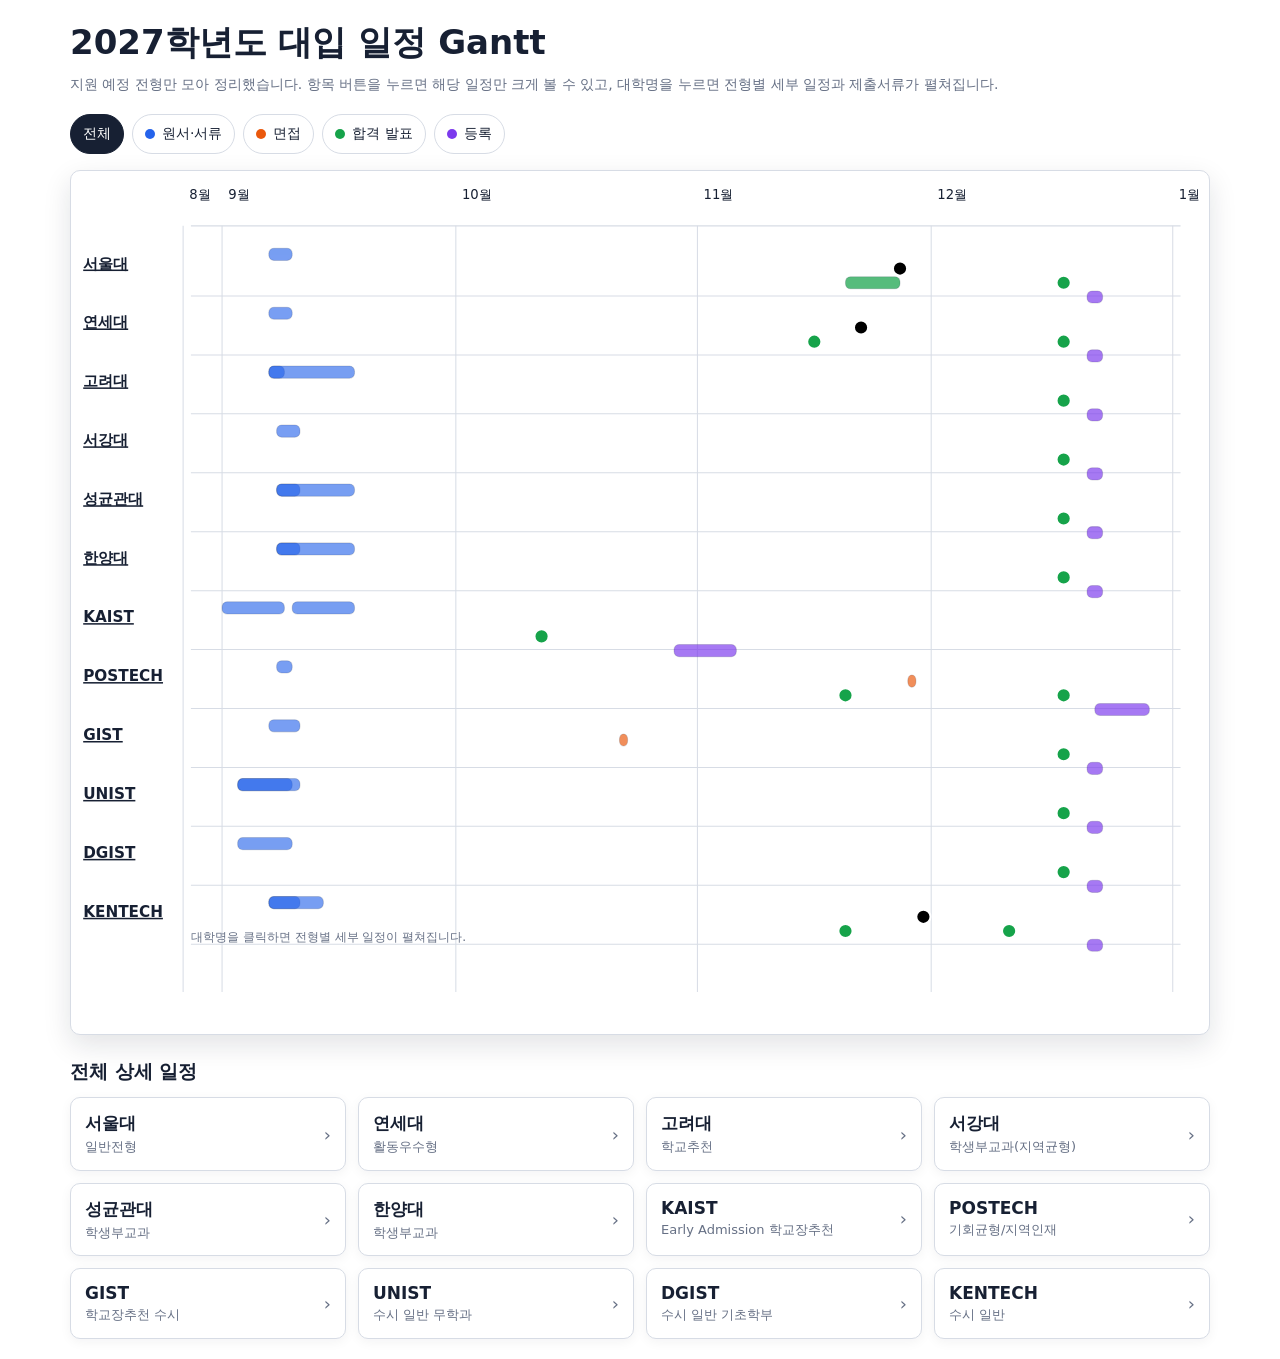
<file: schedule_2027.html>
<!doctype html>
<html lang="ko">
<head>
  <meta charset="utf-8">
  <meta name="viewport" content="width=device-width, initial-scale=1">
  <title>2027학년도 대입 일정 Gantt</title>
  <style>
    :root {
      --bg: #fff;
      --fg: #172033;
      --muted: #667085;
      --line: #d7dce5;
      --soft: #f6f8fb;
      --apply: #2563eb;
      --exam: #ea580c;
      --result: #16a34a;
      --register: #7c3aed;
      --extra: #64748b;
      --shadow: 0 10px 28px rgba(15, 23, 42, 0.12);
    }

    * { box-sizing: border-box; }
    body {
      margin: 0;
      background: var(--bg);
      color: var(--fg);
      font-family: system-ui, -apple-system, BlinkMacSystemFont, "Segoe UI", sans-serif;
    }
    main {
      width: min(1180px, 100%);
      margin: 0 auto;
      padding: 20px;
    }
    h1 {
      margin: 0 0 8px;
      font-size: clamp(22px, 4vw, 34px);
      letter-spacing: 0;
    }
    .subtitle {
      margin: 0 0 18px;
      color: var(--muted);
      font-size: 14px;
      line-height: 1.55;
    }
    .controls {
      display: flex;
      flex-wrap: wrap;
      gap: 8px;
      margin: 12px 0 16px;
    }
    button {
      font: inherit;
    }
    button.filter {
      appearance: none;
      border: 1px solid var(--line);
      background: var(--bg);
      color: var(--fg);
      border-radius: 999px;
      padding: 9px 12px;
      font-size: 14px;
      cursor: pointer;
      display: inline-flex;
      align-items: center;
      gap: 7px;
      min-height: 40px;
    }
    button.filter[aria-pressed="true"] {
      background: var(--fg);
      border-color: var(--fg);
      color: #fff;
    }
    .dot {
      width: 10px;
      height: 10px;
      border-radius: 999px;
      display: inline-block;
      background: currentColor;
    }
    .filter[data-filter="apply"] .dot { color: var(--apply); }
    .filter[data-filter="exam"] .dot { color: var(--exam); }
    .filter[data-filter="result"] .dot { color: var(--result); }
    .filter[data-filter="register"] .dot { color: var(--register); }
    .filter[data-filter="extra"] .dot { color: var(--extra); }

    .chart-wrap {
      position: relative;
      width: 100%;
      overflow-x: auto;
      border: 1px solid var(--line);
      border-radius: 10px;
      background: var(--bg);
      box-shadow: var(--shadow);
    }
    svg {
      display: block;
      min-width: 1040px;
      width: 100%;
      height: auto;
    }
    .month-line,
    .lane-line,
    .axis {
      stroke: var(--line);
      stroke-width: 1;
    }
    .axis-text,
    .lane-label,
    .bar-label,
    .note-text {
      font-family: inherit;
      fill: var(--fg);
    }
    .axis-text,
    .bar-label { font-size: 13px; }
    .lane-label {
      font-size: 15px;
      font-weight: 700;
      cursor: pointer;
      text-decoration: underline;
      text-decoration-thickness: 1px;
      text-underline-offset: 3px;
    }
    .note-text {
      fill: var(--muted);
      font-size: 12px;
    }
    .bar {
      rx: 5;
      ry: 5;
      stroke: rgba(23, 32, 51, 0.16);
      stroke-width: 1;
    }
    .bar.apply { fill: rgba(37, 99, 235, 0.62); }
    .bar.exam { fill: rgba(234, 88, 12, 0.68); }
    .bar.result { fill: rgba(22, 163, 74, 0.72); }
    .bar.register { fill: rgba(124, 58, 237, 0.68); }
    .bar.extra { fill: rgba(100, 116, 139, 0.62); }
    .milestone {
      stroke: #fff;
      stroke-width: 2;
    }
    .milestone.result { fill: var(--result); }
    .milestone.register { fill: var(--register); }
    .milestone.extra { fill: var(--extra); }
    .hit { fill: transparent; cursor: default; }
    .tooltip {
      position: absolute;
      max-width: min(330px, calc(100% - 24px));
      pointer-events: none;
      opacity: 0;
      transform: translate(-50%, -115%);
      transition: opacity 120ms ease;
      background: #fff;
      color: var(--fg);
      border: 1px solid var(--line);
      border-radius: 8px;
      padding: 8px 10px;
      box-shadow: var(--shadow);
      font-size: 13px;
      z-index: 5;
    }
    .tooltip.is-visible { opacity: 1; }

    .section-title {
      margin: 24px 0 12px;
      font-size: 19px;
      font-weight: 700;
    }
    .cards {
      display: grid;
      grid-template-columns: repeat(auto-fit, minmax(260px, 1fr));
      gap: 12px;
    }
    .card {
      border: 1px solid var(--line);
      border-radius: 10px;
      padding: 14px;
      background: var(--bg);
      box-shadow: 0 3px 12px rgba(15, 23, 42, 0.05);
    }
    .univ-button {
      width: 100%;
      border: 0;
      background: transparent;
      color: var(--fg);
      padding: 0;
      display: flex;
      align-items: center;
      justify-content: space-between;
      gap: 12px;
      cursor: pointer;
      text-align: left;
    }
    .univ-heading {
      display: grid;
      gap: 3px;
    }
    .univ-button strong {
      font-size: 17px;
    }
    .univ-button small {
      color: var(--muted);
      font-size: 13px;
      line-height: 1.35;
    }
    .chevron {
      color: var(--muted);
      font-size: 18px;
      transform: rotate(0deg);
      transition: transform 120ms ease;
    }
    .card.is-open .chevron {
      transform: rotate(90deg);
    }
    .event-row {
      display: grid;
      grid-template-columns: 92px 1fr;
      gap: 8px;
      padding: 8px 0;
      border-top: 1px solid var(--line);
    }
    .event-date {
      color: var(--muted);
      font-size: 13px;
      line-height: 1.35;
      white-space: nowrap;
    }
    .event-name {
      font-size: 14px;
      line-height: 1.4;
      display: flex;
      align-items: center;
      gap: 8px;
      min-width: 0;
      overflow: hidden;
      text-overflow: ellipsis;
      white-space: nowrap;
    }
    .event-name span:last-child {
      min-width: 0;
      overflow: hidden;
      text-overflow: ellipsis;
    }
    .detail {
      display: none;
      margin-top: 12px;
    }
    .card.is-open .detail {
      display: block;
    }
    .track {
      margin-top: 12px;
      padding-top: 12px;
      border-top: 1px solid var(--line);
    }
    .track-title {
      margin: 0 0 8px;
      font-size: 15px;
      font-weight: 700;
    }
    .doc-list {
      margin: 8px 0 0;
      padding-left: 18px;
      color: var(--fg);
      font-size: 14px;
      line-height: 1.55;
    }
    .doc-list li { margin: 4px 0; }
    .doc-line {
      display: flex;
      align-items: flex-start;
      gap: 8px;
    }
    .doc-label {
      flex: 1 1 auto;
      min-width: 0;
    }
    .doc-deadline {
      flex: 0 0 auto;
      color: var(--muted);
      font-size: 12px;
      white-space: nowrap;
    }
    .tag {
      display: inline-block;
      border-radius: 999px;
      padding: 3px 8px;
      font-size: 12px;
      color: #fff;
      background: var(--muted);
      line-height: 1.25;
      white-space: nowrap;
    }
    .tag.apply { background: var(--apply); }
    .tag.exam { background: var(--exam); }
    .tag.result { background: var(--result); }
    .tag.register { background: var(--register); }
    .tag.extra { background: var(--extra); }

    @media (max-width: 720px) {
      main { padding: 14px; }
      .subtitle { font-size: 13px; }
      .controls {
        display: grid;
        grid-template-columns: 1fr 1fr;
      }
      button.filter {
        justify-content: center;
        width: 100%;
        padding-inline: 8px;
      }
      .chart-wrap {
        box-shadow: none;
        border-radius: 8px;
      }
      svg { min-width: 880px; }
      .cards { grid-template-columns: 1fr; }
      .card { padding: 16px; }
      .univ-button strong { font-size: 19px; }
      .track-title { font-size: 17px; }
      .event-row {
        grid-template-columns: minmax(98px, max-content) minmax(0, 1fr);
        gap: 10px;
        padding: 10px 0;
      }
      .event-date { font-size: 15px; }
      .event-name { font-size: 16px; }
      .doc-list {
        font-size: 16px;
        line-height: 1.5;
      }
      .doc-list li { margin: 8px 0; }
      .doc-line {
        align-items: baseline;
      }
      .doc-deadline {
        font-size: 14px;
      }
    }
  </style>
</head>
<body>
  <main>
    <h1>2027학년도 대입 일정 Gantt</h1>
    <p class="subtitle">지원 예정 전형만 모아 정리했습니다. 항목 버튼을 누르면 해당 일정만 크게 볼 수 있고, 대학명을 누르면 전형별 세부 일정과 제출서류가 펼쳐집니다.</p>

    <div class="controls" aria-label="일정 항목 선택">
      <button class="filter" type="button" data-filter="all" aria-pressed="true">전체</button>
      <button class="filter" type="button" data-filter="apply" aria-pressed="false"><span class="dot"></span>원서·서류</button>
      <button class="filter" type="button" data-filter="exam" aria-pressed="false"><span class="dot"></span>면접</button>
      <button class="filter" type="button" data-filter="result" aria-pressed="false"><span class="dot"></span>합격 발표</button>
      <button class="filter" type="button" data-filter="register" aria-pressed="false"><span class="dot"></span>등록</button>
    </div>

    <div class="chart-wrap">
      <svg class="gantt-svg" viewBox="0 0 1120 850" role="img" aria-labelledby="gantt-title gantt-desc">
        <title id="gantt-title">2027학년도 대학별 입시 일정 간트 차트</title>
        <desc id="gantt-desc">가로축은 선택한 지원 전형 일정의 실제 기간, 세로축은 대학이며 원서접수, 면접, 합격발표, 등록 일정을 표시합니다.</desc>
        <g class="plot"></g>
      </svg>
      <div class="tooltip" id="admission-gantt-tip" role="status" aria-live="polite"></div>
    </div>

    <section>
      <h2 class="section-title" id="detail-title">대학별 세부 일정</h2>
      <div class="cards" id="detail-cards"></div>
    </section>
  </main>

  <script>
    (() => {
      const categoryLabels = {
        all: "전체",
        apply: "원서·서류",
        exam: "면접",
        result: "합격 발표",
        register: "등록",
        extra: "충원·정시"
      };

      const data = [
        {
          u: "DGIST",
          docs: ["입학원서 온라인 입력", "학교생활기록부 또는 NEIS 제공 동의", "학교장추천전형: 학교장추천명단 및 교사추천서", "고른기회/해당자: 지원자격 증빙서류", "정시: 수능 성적 온라인 제공 동의"],
          items: [
            ["apply", "수시 원서/서류", "2026-09-03", "2026-09-10"],
            ["apply", "추천 입력", "2026-09-03", "2026-09-16"],
            ["exam", "과학인재 면접", "2026-11-25", "2026-11-27"],
            ["result", "합격 발표", "2026-12-18", "2026-12-18"],
            ["register", "수시 등록", "2026-12-21", "2026-12-23"],
            ["extra", "정시 원서", "2027-01-04", "2027-01-07"],
            ["extra", "정시 발표/등록", "2027-02-05", "2027-02-12"]
          ],
          tracks: [
            { name: "학생부종합 일반/추천/고른기회", items: [["apply", "원서 및 서류 제출", "2026-09-03", "2026-09-10"], ["apply", "추천 입력", "2026-09-03", "2026-09-16"], ["result", "합격 발표", "2026-12-18", "2026-12-18"], ["register", "합격자 등록", "2026-12-21", "2026-12-23"]] },
            { name: "과학인재전형", items: [["apply", "원서 및 서류 제출", "2026-09-03", "2026-09-10"], ["exam", "면접평가", "2026-11-25", "2026-11-27"], ["result", "합격 발표", "2026-12-18", "2026-12-18"], ["register", "합격자 등록", "2026-12-21", "2026-12-23"]] },
            { name: "수능우수자전형", items: [["extra", "정시 원서접수", "2027-01-04", "2027-01-07"], ["extra", "합격 발표", "2027-02-05", "2027-02-05"], ["extra", "등록", "2027-02-10", "2027-02-12"]] }
          ]
        },
        {
          u: "GIST",
          docs: ["입학원서 및 서류 온라인 제출", "학교생활기록부 또는 NEIS 제공 동의", "자기소개서/지원서 입력 항목", "학교장추천전형: 추천 관련 입력", "고른기회/해당자: 자격 증빙서류"],
          items: [
            ["apply", "수시 원서/서류", "2026-09-07", "2026-09-11"],
            ["exam", "면접전형", "2026-10-22", "2026-10-23"],
            ["result", "수시 발표", "2026-12-18", "2026-12-18"],
            ["register", "수시 등록", "2026-12-21", "2026-12-23"],
            ["extra", "정시 원서", "2027-01-04", "2027-01-06"],
            ["extra", "정시 발표/등록", "2027-02-03", "2027-02-12"]
          ],
          tracks: [
            { name: "일반/학교장추천/고른기회/특기자", items: [["apply", "원서접수 및 서류제출", "2026-09-07", "2026-09-11"], ["exam", "면접전형", "2026-10-22", "2026-10-23"], ["result", "최초 및 예비합격자 발표", "2026-12-18", "2026-12-18"], ["register", "최초합격자 등록", "2026-12-21", "2026-12-23"]] },
            { name: "수능우수자전형", items: [["extra", "정시 원서접수 및 서류제출", "2027-01-04", "2027-01-06"], ["extra", "최초 및 예비합격자 발표", "2027-02-03", "2027-02-03"], ["extra", "최초합격자 등록", "2027-02-10", "2027-02-12"]] }
          ]
        },
        {
          u: "KAIST",
          docs: ["입학지원서, 자기소개서, 독서이력", "교사추천서", "학교장추천전형: 학교장추천대상 입력", "학교생활기록부 NEIS 제공 동의", "고른기회/해당자: 자격 증빙서류", "최종합격자 추가서류: 졸업 관련 서류 등"],
          items: [
            ["apply", "Early/Regular 원서", "2026-09-01", "2026-09-09"],
            ["apply", "추천서 입력", "2026-09-10", "2026-09-18"],
            ["result", "Early 발표", "2026-10-12", "2026-10-12"],
            ["exam", "Regular 면접", "2026-11-26", "2026-11-26"],
            ["result", "Regular 발표", "2026-12-18", "2026-12-18"],
            ["register", "Regular 등록", "2026-12-18", "2026-12-23"],
            ["extra", "Late 원서", "2027-01-04", "2027-01-07"],
            ["extra", "Late 발표/등록", "2027-02-05", "2027-02-12"]
          ],
          tracks: [
            { name: "Early Admission", items: [["apply", "지원서/자기소개서/독서이력 작성", "2026-09-01", "2026-09-09"], ["apply", "교사추천서 입력", "2026-09-10", "2026-09-18"], ["result", "최종합격자 발표", "2026-10-12", "2026-10-12"], ["register", "등록 프로그램 및 등록", "2026-10-29", "2026-11-06"]] },
            { name: "Regular Admission", items: [["apply", "지원서/자기소개서/독서목록 작성", "2026-09-01", "2026-09-09"], ["result", "1단계 합격자 발표", "2026-11-11", "2026-11-11"], ["exam", "면접평가", "2026-11-26", "2026-11-26"], ["result", "최종합격자 발표", "2026-12-18", "2026-12-18"], ["register", "등록기간", "2026-12-18", "2026-12-23"]] },
            { name: "Late Admission 수능우수자", items: [["extra", "입학지원서 작성", "2027-01-04", "2027-01-07"], ["extra", "최종합격자 발표", "2027-02-05", "2027-02-05"], ["extra", "등록기간", "2027-02-05", "2027-02-12"]] }
          ]
        },
        {
          u: "KENTECH",
          docs: ["인터넷 원서접수", "학교생활기록부 또는 온라인 제공 동의", "해당자 서류 등기우편 제출", "고른기회/농어촌/저소득 등 지원자격 증빙서류", "정시: 수능 성적 관련 동의"],
          items: [
            ["apply", "수시 원서", "2026-09-07", "2026-09-11"],
            ["apply", "서류 제출", "2026-09-07", "2026-09-14"],
            ["result", "1단계 발표", "2026-11-20", "2026-11-20"],
            ["exam", "면접평가", "2026-11-30", "2026-11-30"],
            ["result", "수시 발표", "2026-12-11", "2026-12-11"],
            ["register", "수시 등록", "2026-12-21", "2026-12-23"],
            ["extra", "정시 발표/등록", "2027-01-29", "2027-02-12"]
          ],
          tracks: [
            { name: "수시 일반/고른기회", items: [["apply", "지원서 접수", "2026-09-07", "2026-09-11"], ["apply", "서류 제출", "2026-09-07", "2026-09-14"], ["result", "1단계 합격자 발표", "2026-11-20", "2026-11-20"], ["exam", "면접평가", "2026-11-30", "2026-11-30"], ["result", "합격자 발표", "2026-12-11", "2026-12-11"], ["register", "합격자 등록", "2026-12-21", "2026-12-23"]] },
            { name: "정시 수능우수자", items: [["extra", "합격자 발표", "2027-01-29", "2027-01-29"], ["extra", "합격자 등록", "2027-02-10", "2027-02-12"]] }
          ]
        },
        {
          u: "POSTECH",
          docs: ["입학지원서 온라인 입력", "학교생활기록부 온라인 제공 동의 또는 제출", "잠재력개발계획서 등 전형별 요구 입력", "해당자: 지원자격 증빙서류", "최종합격자: 원본/추가 서류"],
          items: [
            ["apply", "원서/서류", "2026-09-08", "2026-09-10"],
            ["result", "1단계 발표", "2026-11-20", "2026-11-20"],
            ["exam", "면접", "2026-11-28", "2026-11-29"],
            ["result", "합격 발표", "2026-12-18", "2026-12-18"],
            ["register", "등록", "2026-12-22", "2026-12-29"]
          ],
          tracks: [
            { name: "일반전형/반도체공학인재전형/기회균형전형", items: [["apply", "원서 및 서류접수", "2026-09-08", "2026-09-10"], ["result", "1단계 합격자 발표", "2026-11-20", "2026-11-20"], ["exam", "면접", "2026-11-28", "2026-11-29"], ["result", "최종 합격자 발표", "2026-12-18", "2026-12-18"], ["register", "등록", "2026-12-22", "2026-12-29"]] }
          ]
        },
        {
          u: "UNIST",
          docs: ["입학원서 온라인 입력", "자기소개서 온라인 입력", "학교생활기록부 또는 PDF 업로드", "해외고/검정고시/해당자 증빙서류", "정시: 수능 성적 온라인 제공 동의"],
          items: [
            ["apply", "수시 원서", "2026-09-03", "2026-09-10"],
            ["apply", "자소서/서류", "2026-09-03", "2026-09-11"],
            ["result", "1단계 발표", "2026-11-04", "2026-11-04"],
            ["exam", "면접평가", "2026-11-08", "2026-11-08"],
            ["result", "수시 발표", "2026-12-18", "2026-12-18"],
            ["register", "수시 등록", "2026-12-21", "2026-12-23"],
            ["extra", "정시 원서", "2027-01-04", "2027-01-07"],
            ["extra", "정시 발표/등록", "2027-02-05", "2027-02-12"]
          ],
          tracks: [
            { name: "탐구우수/그릿인재", items: [["apply", "원서접수", "2026-09-03", "2026-09-10"], ["apply", "자기소개서 및 서류", "2026-09-03", "2026-09-11"], ["result", "1단계 합격자 발표", "2026-11-04", "2026-11-04"], ["exam", "면접평가", "2026-11-08", "2026-11-08"], ["result", "최종 합격자 발표", "2026-12-18", "2026-12-18"], ["register", "등록", "2026-12-21", "2026-12-23"]] },
            { name: "일반/지역인재/고른기회", items: [["apply", "원서접수", "2026-09-03", "2026-09-10"], ["apply", "서류 업로드", "2026-09-03", "2026-09-11"], ["result", "최종 합격자 발표", "2026-12-18", "2026-12-18"], ["register", "등록", "2026-12-21", "2026-12-23"]] },
            { name: "수능우수자", items: [["extra", "정시 원서접수", "2027-01-04", "2027-01-07"], ["extra", "서류 업로드", "2027-01-04", "2027-01-08"], ["extra", "최종 합격자 발표", "2027-02-05", "2027-02-05"], ["extra", "등록", "2027-02-10", "2027-02-12"]] }
          ]
        },
        {
          u: "고려대",
          docs: ["입학원서 온라인 입력", "온라인 서류 업로드", "학교추천전형: 고교별 추천대상자 명단 입력 및 확인", "국외고/검정고시/해당자 증빙서류", "최종합격자: 원본 서류 및 졸업증명서"],
          items: [
            ["apply", "원서접수", "2026-09-07", "2026-09-09"],
            ["apply", "서류/추천", "2026-09-07", "2026-09-18"],
            ["exam", "면접/고사", "2026-10-31", "2026-11-22"],
            ["result", "합격 발표", "2026-12-18", "2026-12-18"],
            ["register", "문서등록", "2026-12-21", "2026-12-23"],
            ["register", "등록금 납부", "2027-02-15", "2027-02-16"]
          ],
          tracks: [
            { name: "학교추천/학업우수", items: [["apply", "원서접수", "2026-09-07", "2026-09-09"], ["apply", "서류 및 추천 입력", "2026-09-07", "2026-09-18"], ["result", "최초합격자 발표", "2026-12-18", "2026-12-18"], ["register", "문서등록", "2026-12-21", "2026-12-23"]] },
            { name: "계열적합/고른기회/특기자", items: [["apply", "원서접수 및 서류", "2026-09-07", "2026-09-09"], ["result", "1단계/고사장 발표", "2026-10-23", "2026-10-30"], ["exam", "면접/고사", "2026-10-31", "2026-11-08"], ["result", "최초합격자 발표", "2026-12-18", "2026-12-18"], ["register", "문서등록", "2026-12-21", "2026-12-23"]] },
            { name: "논술", items: [["apply", "원서접수", "2026-09-07", "2026-09-09"], ["result", "고사장 발표", "2026-11-17", "2026-11-17"], ["exam", "논술고사", "2026-11-21", "2026-11-22"], ["result", "최초합격자 발표", "2026-12-18", "2026-12-18"], ["register", "문서등록", "2026-12-21", "2026-12-23"]] }
          ]
        },
        {
          u: "서울대",
          docs: ["지원서 인터넷 접수", "서류 온라인 업로드", "학교장 추천 확인", "포트폴리오/실기 관련 해당 서류", "합격자 원본 서류 제출"],
          items: [
            ["apply", "원서접수", "2026-09-07", "2026-09-09"],
            ["apply", "서류/추천", "2026-09-07", "2026-09-18"],
            ["result", "1단계 발표", "2026-11-20", "2026-11-27"],
            ["exam", "면접/실기", "2026-11-26", "2026-12-05"],
            ["result", "합격 발표", "2026-12-18", "2026-12-18"],
            ["register", "문서등록", "2026-12-21", "2026-12-23"],
            ["register", "등록금 납부", "2027-02-10", "2027-02-12"]
          ],
          tracks: [
            { name: "지역균형전형", items: [["apply", "지원서 접수", "2026-09-07", "2026-09-09"], ["apply", "서류제출 및 추천 확인", "2026-09-07", "2026-09-18"], ["result", "1단계 합격자 발표", "2026-11-27", "2026-11-27"], ["exam", "면접", "2026-12-04", "2026-12-05"], ["result", "합격자 발표", "2026-12-18", "2026-12-18"], ["register", "문서등록", "2026-12-21", "2026-12-23"]] },
            { name: "일반전형/기회균형", items: [["apply", "지원서 접수 및 서류", "2026-09-07", "2026-09-10"], ["result", "1단계 합격자 발표", "2026-11-20", "2026-11-27"], ["exam", "면접/구술/실기", "2026-11-26", "2026-12-05"], ["result", "합격자 발표", "2026-12-18", "2026-12-18"], ["register", "문서등록", "2026-12-21", "2026-12-23"]] }
          ]
        },
        {
          u: "성균관대",
          docs: ["인터넷 원서접수", "제출서류 온라인 업로드", "추천형: 학교장 추천 명단", "학생부 대체서식 해당자 자료", "고른기회/특기자/실기 해당 증빙서류"],
          items: [
            ["apply", "원서접수", "2026-09-08", "2026-09-11"],
            ["apply", "서류/추천", "2026-09-08", "2026-09-18"],
            ["exam", "면접/논술/실기", "2026-10-17", "2026-11-22"],
            ["result", "합격 발표", "2026-12-18", "2026-12-18"],
            ["register", "문서등록", "2026-12-21", "2026-12-23"],
            ["register", "등록금 납부", "2027-02-10", "2027-02-12"]
          ],
          tracks: [
            { name: "학생부교과/학생부종합", items: [["apply", "원서접수", "2026-09-08", "2026-09-11"], ["apply", "서류 및 추천", "2026-09-08", "2026-09-18"], ["exam", "면접 해당 전형", "2026-10-17", "2026-11-22"], ["result", "최종합격자 발표", "2026-12-18", "2026-12-18"], ["register", "문서등록", "2026-12-21", "2026-12-23"]] },
            { name: "논술/실기·실적", items: [["apply", "원서접수", "2026-09-08", "2026-09-11"], ["exam", "논술/실기 고사", "2026-10-17", "2026-11-22"], ["result", "최종합격자 발표", "2026-12-18", "2026-12-18"], ["register", "문서등록", "2026-12-21", "2026-12-23"]] }
          ]
        },
        {
          u: "연세대",
          docs: ["인터넷 원서접수", "서류 온라인 업로드", "학생부 온라인 제공 또는 업로드", "국제형/해외고/검정고시 해당 서류", "기회균형/특기자/특수교육대상자 증빙서류"],
          items: [
            ["apply", "원서접수", "2026-09-07", "2026-09-09"],
            ["apply", "서류제출", "2026-09-07", "2026-09-10"],
            ["exam", "논술/면접", "2026-10-10", "2026-11-29"],
            ["result", "합격 발표", "2026-12-18", "2026-12-18"],
            ["register", "문서등록", "2026-12-21", "2026-12-23"],
            ["register", "등록금 납부", "2027-02-10", "2027-02-12"]
          ],
          tracks: [
            { name: "학생부교과 추천형", items: [["apply", "원서접수", "2026-09-07", "2026-09-09"], ["apply", "서류제출", "2026-09-07", "2026-09-10"], ["result", "합격자 발표", "2026-12-18", "2026-12-18"], ["register", "문서등록", "2026-12-21", "2026-12-23"]] },
            { name: "학생부종합/특기자", items: [["apply", "원서접수 및 서류", "2026-09-07", "2026-09-10"], ["result", "1단계 합격자 발표 17:00", "2026-11-16", "2026-11-16"], ["exam", "자연계열 면접", "2026-11-22", "2026-11-22"], ["result", "합격자 발표", "2026-12-18", "2026-12-18"], ["register", "문서등록", "2026-12-21", "2026-12-23"]] },
            { name: "논술전형", items: [["apply", "원서접수", "2026-09-07", "2026-09-09"], ["exam", "논술시험", "2026-10-10", "2026-10-10"], ["result", "합격자 발표", "2026-12-18", "2026-12-18"], ["register", "문서등록", "2026-12-21", "2026-12-23"]] }
          ]
        },
        {
          u: "한양대",
          docs: ["인터넷 원서접수", "제출서류 온라인 PDF 업로드", "추천형: 학교장 추천 명단 입력", "학생부 대체서식 해당자 온라인 입력", "고른기회/사회통합/특기자 해당 증빙서류"],
          items: [
            ["apply", "원서접수", "2026-09-08", "2026-09-11"],
            ["apply", "서류/추천", "2026-09-08", "2026-09-18"],
            ["exam", "실기/면접/논술", "2026-10-03", "2026-12-06"],
            ["result", "합격 발표", "2026-12-18", "2026-12-18"],
            ["register", "전자문서 등록", "2026-12-21", "2026-12-23"],
            ["register", "등록금 납부", "2027-02-10", "2027-02-12"]
          ],
          tracks: [
            { name: "학생부교과/종합", items: [["apply", "원서접수", "2026-09-08", "2026-09-11"], ["apply", "서류/추천", "2026-09-08", "2026-09-18"], ["exam", "면접형 2단계 면접", "2026-11-22", "2026-12-06"], ["result", "최종합격자 발표", "2026-12-18", "2026-12-18"], ["register", "전자문서 등록", "2026-12-21", "2026-12-23"]] },
            { name: "논술", items: [["apply", "원서접수", "2026-09-08", "2026-09-11"], ["exam", "논술고사", "2026-11-28", "2026-11-29"], ["result", "최종합격자 발표", "2026-12-18", "2026-12-18"], ["register", "전자문서 등록", "2026-12-21", "2026-12-23"]] },
            { name: "실기/실적", items: [["apply", "원서접수", "2026-09-08", "2026-09-11"], ["exam", "실기/면접고사", "2026-10-03", "2026-10-26"], ["result", "최종합격자 발표", "2026-11-13", "2026-11-13"], ["register", "전자문서 등록", "2026-12-21", "2026-12-23"]] }
          ]
        }
      ];

      const focusedData = [
        { u: "서울대", plan: "일반전형", docs: ["지원서 인터넷 접수", "서류 온라인 업로드", "학교생활기록부 온라인 제공", "해당자 지원자격 증빙서류", "합격자 원본 서류 제출"], items: [["apply", "원서/서류", "2026-09-07", "2026-09-10"], ["result", "1단계 합격자 발표", "2026-11-20", "2026-11-27"], ["exam", "면접/구술", "2026-11-27", "2026-11-27"], ["result", "최종 합격자 발표", "2026-12-18", "2026-12-18"], ["register", "문서등록", "2026-12-21", "2026-12-23"]], tracks: [{ name: "서울대 일반전형", items: [["apply", "지원서 접수 및 서류", "2026-09-07", "2026-09-10"], ["result", "1단계 합격자 발표", "2026-11-20", "2026-11-27"], ["exam", "면접/구술", "2026-11-27", "2026-11-27"], ["result", "최종 합격자 발표", "2026-12-18", "2026-12-18"], ["register", "문서등록", "2026-12-21", "2026-12-23"]] }] },
        { u: "연세대", plan: "활동우수형", docs: ["인터넷 원서접수", "서류 온라인 업로드", "학교생활기록부 온라인 제공 또는 업로드", "활동우수형 해당 제출서류", "기회균형/해당자 증빙서류"], items: [["apply", "원서접수 및 서류", "2026-09-07", "2026-09-10"], ["result", "1단계 합격자 발표 17:00", "2026-11-16", "2026-11-16"], ["exam", "자연계열 면접", "2026-11-22", "2026-11-22"], ["result", "최종 합격자 발표", "2026-12-18", "2026-12-18"], ["register", "문서등록", "2026-12-21", "2026-12-23"]], tracks: [{ name: "연세대 활동우수형", items: [["apply", "원서접수 및 서류", "2026-09-07", "2026-09-10"], ["result", "1단계 합격자 발표 17:00", "2026-11-16", "2026-11-16"], ["exam", "자연계열 면접", "2026-11-22", "2026-11-22"], ["result", "최종 합격자 발표", "2026-12-18", "2026-12-18"], ["register", "문서등록", "2026-12-21", "2026-12-23"]] }] },
        { u: "고려대", plan: "학교추천", docs: ["입학원서 온라인 입력", "온라인 서류 업로드", "학교장추천 대상자 명단 입력 및 확인", "학교생활기록부 온라인 제공", "해당자 증빙서류"], items: [["apply", "원서접수", "2026-09-07", "2026-09-09"], ["apply", "서류 및 추천 입력", "2026-09-07", "2026-09-18"], ["result", "최초합격자 발표", "2026-12-18", "2026-12-18"], ["register", "문서등록", "2026-12-21", "2026-12-23"]], tracks: [{ name: "고려대 학교추천", items: [["apply", "원서접수", "2026-09-07", "2026-09-09"], ["apply", "서류 및 추천 입력", "2026-09-07", "2026-09-18"], ["result", "최초합격자 발표", "2026-12-18", "2026-12-18"], ["register", "문서등록", "2026-12-21", "2026-12-23"]] }] },
        { u: "서강대", plan: "학생부교과(지역균형)", docs: ["인터넷 원서접수", "학교생활기록부 온라인 제공", "학교장 추천 확인", "학생부교과 해당 제출서류", "지원자격 관련 증빙서류"], items: [["apply", "원서/서류", "2026-09-08", "2026-09-11"], ["result", "최종 합격자 발표", "2026-12-18", "2026-12-18"], ["register", "문서등록", "2026-12-21", "2026-12-23"]], tracks: [{ name: "서강대 학생부교과(지역균형)", items: [["apply", "원서접수 및 서류", "2026-09-08", "2026-09-11"], ["result", "최종 합격자 발표", "2026-12-18", "2026-12-18"], ["register", "문서등록", "2026-12-21", "2026-12-23"]] }] },
        { u: "성균관대", plan: "학생부교과", docs: ["인터넷 원서접수", "제출서류 온라인 업로드", "학교장 추천 명단", "학교생활기록부 온라인 제공", "해당자 증빙서류"], items: [["apply", "원서접수", "2026-09-08", "2026-09-11"], ["apply", "서류 및 추천", "2026-09-08", "2026-09-18"], ["result", "최종합격자 발표", "2026-12-18", "2026-12-18"], ["register", "문서등록", "2026-12-21", "2026-12-23"]], tracks: [{ name: "성균관대 학생부교과", items: [["apply", "원서접수", "2026-09-08", "2026-09-11"], ["apply", "서류 및 추천", "2026-09-08", "2026-09-18"], ["result", "최종합격자 발표", "2026-12-18", "2026-12-18"], ["register", "문서등록", "2026-12-21", "2026-12-23"]] }] },
        { u: "한양대", plan: "학생부교과", docs: ["인터넷 원서접수", "제출서류 온라인 PDF 업로드", "추천형 학교장 추천 명단 입력", "학생부 대체서식 해당자 온라인 입력", "해당자 증빙서류"], items: [["apply", "원서접수", "2026-09-08", "2026-09-11"], ["apply", "서류/추천", "2026-09-08", "2026-09-18"], ["result", "최종합격자 발표", "2026-12-18", "2026-12-18"], ["register", "전자문서 등록", "2026-12-21", "2026-12-23"]], tracks: [{ name: "한양대 학생부교과", items: [["apply", "원서접수", "2026-09-08", "2026-09-11"], ["apply", "서류/추천", "2026-09-08", "2026-09-18"], ["result", "최종합격자 발표", "2026-12-18", "2026-12-18"], ["register", "전자문서 등록", "2026-12-21", "2026-12-23"]] }] },
        { u: "KAIST", plan: "Early Admission 학교장추천", docs: ["입학지원서", "자기소개서 및 독서이력", "교사추천서", "학교장추천 대상자 입력", "학교생활기록부 NEIS 제공 동의"], items: [["apply", "지원서/자기소개서", "2026-09-01", "2026-09-09"], ["apply", "교사추천/학교장추천", "2026-09-10", "2026-09-18"], ["result", "최종합격자 발표", "2026-10-12", "2026-10-12"], ["register", "등록 프로그램 및 등록", "2026-10-29", "2026-11-06"]], tracks: [{ name: "KAIST Early Admission 학교장추천", items: [["apply", "지원서/자기소개서 작성", "2026-09-01", "2026-09-09"], ["apply", "교사추천/학교장추천 입력", "2026-09-10", "2026-09-18"], ["result", "최종합격자 발표", "2026-10-12", "2026-10-12"], ["register", "등록 프로그램 및 등록", "2026-10-29", "2026-11-06"]] }] },
        { u: "POSTECH", plan: "기회균형/지역인재", docs: ["입학지원서 온라인 입력", "학교생활기록부 온라인 제공 또는 제출", "전형별 요구 입력자료", "지원자격 증빙서류", "최종합격자 원본/추가 서류"], items: [["apply", "원서 및 서류접수", "2026-09-08", "2026-09-10"], ["result", "1단계 합격자 발표", "2026-11-20", "2026-11-20"], ["exam", "면접", "2026-11-28", "2026-11-29"], ["result", "최종 합격자 발표", "2026-12-18", "2026-12-18"], ["register", "등록", "2026-12-22", "2026-12-29"]], tracks: [{ name: "POSTECH 기회균형/지역인재", items: [["apply", "원서 및 서류접수", "2026-09-08", "2026-09-10"], ["result", "1단계 합격자 발표", "2026-11-20", "2026-11-20"], ["exam", "면접", "2026-11-28", "2026-11-29"], ["result", "최종 합격자 발표", "2026-12-18", "2026-12-18"], ["register", "등록", "2026-12-22", "2026-12-29"]] }] },
        { u: "GIST", plan: "학교장추천 수시", docs: ["입학원서 및 서류 온라인 제출", "학교생활기록부 NEIS 제공 동의", "지원서 입력 항목", "학교장추천 관련 입력", "해당자 자격 증빙서류"], items: [["apply", "원서접수 및 서류제출", "2026-09-07", "2026-09-11"], ["exam", "면접전형", "2026-10-22", "2026-10-23"], ["result", "최초 및 예비합격자 발표", "2026-12-18", "2026-12-18"], ["register", "최초합격자 등록", "2026-12-21", "2026-12-23"]], tracks: [{ name: "GIST 학교장추천 수시", items: [["apply", "원서접수 및 서류제출", "2026-09-07", "2026-09-11"], ["exam", "면접전형", "2026-10-22", "2026-10-23"], ["result", "최초 및 예비합격자 발표", "2026-12-18", "2026-12-18"], ["register", "최초합격자 등록", "2026-12-21", "2026-12-23"]] }] },
        { u: "UNIST", plan: "수시 일반 무학과", docs: ["입학원서 온라인 입력", "자기소개서 온라인 입력", "학교생활기록부 또는 PDF 업로드", "해당자 증빙서류", "최종합격자 추가서류"], items: [["apply", "원서접수", "2026-09-03", "2026-09-10"], ["apply", "서류 업로드", "2026-09-03", "2026-09-11"], ["result", "최종 합격자 발표", "2026-12-18", "2026-12-18"], ["register", "등록", "2026-12-21", "2026-12-23"]], tracks: [{ name: "UNIST 수시 일반 무학과", items: [["apply", "원서접수", "2026-09-03", "2026-09-10"], ["apply", "서류 업로드", "2026-09-03", "2026-09-11"], ["result", "최종 합격자 발표", "2026-12-18", "2026-12-18"], ["register", "등록", "2026-12-21", "2026-12-23"]] }] },
        { u: "DGIST", plan: "수시 일반 기초학부", docs: ["입학원서 온라인 입력", "학교생활기록부 또는 NEIS 제공 동의", "지원서 입력 항목", "해당자 지원자격 증빙서류", "합격자 등록 관련 서류"], items: [["apply", "원서 및 서류 제출", "2026-09-03", "2026-09-10"], ["result", "합격 발표", "2026-12-18", "2026-12-18"], ["register", "합격자 등록", "2026-12-21", "2026-12-23"]], tracks: [{ name: "DGIST 수시 일반 기초학부", items: [["apply", "원서 및 서류 제출", "2026-09-03", "2026-09-10"], ["result", "합격 발표", "2026-12-18", "2026-12-18"], ["register", "합격자 등록", "2026-12-21", "2026-12-23"]] }] },
        { u: "KENTECH", plan: "수시 일반", docs: ["인터넷 원서접수", "학교생활기록부 온라인 제공 동의", "해당자 서류 등기우편 제출", "지원자격 증빙서류", "합격자 등록 관련 서류"], items: [["apply", "지원서 접수", "2026-09-07", "2026-09-11"], ["apply", "서류 제출", "2026-09-07", "2026-09-14"], ["result", "1단계 합격자 발표", "2026-11-20", "2026-11-20"], ["exam", "면접평가", "2026-11-30", "2026-11-30"], ["result", "합격자 발표", "2026-12-11", "2026-12-11"], ["register", "합격자 등록", "2026-12-21", "2026-12-23"]], tracks: [{ name: "KENTECH 수시 일반", items: [["apply", "지원서 접수", "2026-09-07", "2026-09-11"], ["apply", "서류 제출", "2026-09-07", "2026-09-14"], ["result", "1단계 합격자 발표", "2026-11-20", "2026-11-20"], ["exam", "면접평가", "2026-11-30", "2026-11-30"], ["result", "합격자 발표", "2026-12-11", "2026-12-11"], ["register", "합격자 등록", "2026-12-21", "2026-12-23"]] }] }
      ];
      const svg = document.querySelector(".gantt-svg");
      const plot = document.querySelector(".plot");
      const tip = document.getElementById("admission-gantt-tip");
      const detailTitle = document.getElementById("detail-title");
      const detailCards = document.getElementById("detail-cards");
      const buttons = Array.from(document.querySelectorAll("button.filter"));
      let selectedUniversity = null;

      const parse = (s) => new Date(`${s}T00:00:00+09:00`);
      const fmt = new Intl.DateTimeFormat("ko-KR", { month: "numeric", day: "numeric", weekday: "short" });
      const rangeText = (start, end) => start === end ? fmt.format(parse(start)) : `${fmt.format(parse(start))} - ${fmt.format(parse(end))}`;
      const margin = { left: 118, right: 28, top: 54, bottom: 42 };
      const width = 1120;
      const height = 850;
      const fixedStart = parse("2026-09-01");
      const fixedEnd = parse("2027-02-20");
      let domainStart = fixedStart;
      let domainEnd = fixedEnd;
      const dayMs = 24 * 60 * 60 * 1000;
      const x = (date) => {
        const span = domainEnd - domainStart || dayMs;
        return margin.left + ((parse(date) - domainStart) / span) * (width - margin.left - margin.right);
      };
      const laneGap = 58;
      const y0 = 92;
      const barH = 12;
      const subY = { apply: -16, exam: -2, result: 12, register: 26, extra: 40 };

      const make = (name, attrs = {}) => {
        const el = document.createElementNS("http://www.w3.org/2000/svg", name);
        for (const [k, v] of Object.entries(attrs)) el.setAttribute(k, v);
        return el;
      };

      const visibleItems = (items, filter) => items.filter((item) => filter === "all" || item[0] === filter);

      const isoDate = (date) => {
        const y = date.getFullYear();
        const m = String(date.getMonth() + 1).padStart(2, "0");
        const d = String(date.getDate()).padStart(2, "0");
        return `${y}-${m}-${d}`;
      };

      const calculateDomain = (filter) => {
        const visible = focusedData.flatMap((row) => visibleItems(row.items, filter));

        if (!visible.length) {
          domainStart = fixedStart;
          domainEnd = fixedEnd;
          return;
        }
        const min = new Date(Math.min(...visible.map((item) => parse(item[2]).getTime())));
        const max = new Date(Math.max(...visible.map((item) => parse(item[3]).getTime())));
        domainStart = new Date(min.getTime() - 4 * dayMs);
        domainEnd = new Date(max.getTime() + 4 * dayMs);
        if (domainEnd - domainStart < 18 * dayMs) {
          const mid = (domainStart.getTime() + domainEnd.getTime()) / 2;
          domainStart = new Date(mid - 9 * dayMs);
          domainEnd = new Date(mid + 9 * dayMs);
        }
      };

      const monthTicks = () => {
        const ticks = [new Date(domainStart)];
        const cursor = new Date(domainStart.getFullYear(), domainStart.getMonth() + 1, 1);
        while (cursor <= domainEnd) {
          ticks.push(new Date(cursor));
          cursor.setMonth(cursor.getMonth() + 1);
        }
        return ticks;
      };

      const showTip = (event, row, item) => {
        tip.textContent = `${row.u} · ${item[1]} · ${rangeText(item[2], item[3])}`;
        const wrapEl = document.querySelector(".chart-wrap");
        const wrap = wrapEl.getBoundingClientRect();
        const cx = event.clientX - wrap.left + wrapEl.scrollLeft;
        const cy = event.clientY - wrap.top;
        tip.style.left = `${Math.min(Math.max(cx, 155), wrap.width - 155 + wrapEl.scrollLeft)}px`;
        tip.style.top = `${Math.max(cy, 40)}px`;
        tip.classList.add("is-visible");
      };
      const hideTip = () => tip.classList.remove("is-visible");

      const openUniversity = (name) => {
        selectedUniversity = name;
        renderDetails(currentFilter());
        document.getElementById(`card-${name}`)?.scrollIntoView({ behavior: "smooth", block: "start" });
      };

      const currentFilter = () => buttons.find((button) => button.getAttribute("aria-pressed") === "true")?.dataset.filter || "all";

      const renderChart = (filter = "all") => {
        plot.replaceChildren();
        calculateDomain(filter);
        monthTicks().forEach((m) => {
          const xx = x(isoDate(m));
          plot.appendChild(make("line", { x1: xx, y1: margin.top, x2: xx, y2: height - margin.bottom, class: "month-line" }));
          const label = make("text", { x: xx + 6, y: 28, class: "axis-text" });
          label.textContent = `${m.getMonth() + 1}월`;
          plot.appendChild(label);
        });
        plot.appendChild(make("line", { x1: margin.left, y1: margin.top, x2: width - margin.right, y2: margin.top, class: "axis" }));

        focusedData.forEach((row, i) => {
          const y = y0 + i * laneGap;
          plot.appendChild(make("line", { x1: margin.left, y1: y + 31, x2: width - margin.right, y2: y + 31, class: "lane-line" }));
          const label = make("text", { x: 12, y: y + 4, class: "lane-label" });
          label.textContent = row.u;
          label.addEventListener("click", () => openUniversity(row.u));
          plot.appendChild(label);

          visibleItems(row.items, filter).forEach((item) => {
            const [type, name, s, e] = item;
            const yy = y + (filter === "all" ? subY[type] : 3);
            const xs = x(s);
            const xe = x(e);
            const isPoint = s === e;
            if (isPoint) {
              plot.appendChild(make("circle", { cx: xs, cy: yy + 6, r: 7, class: `milestone ${type}` }));
              const hit = make("circle", { cx: xs, cy: yy + 6, r: 15, class: "hit" });
              hit.addEventListener("mousemove", (event) => showTip(event, row, item));
              hit.addEventListener("mouseleave", hideTip);
              plot.appendChild(hit);
            } else {
              const minW = Math.max(8, xe - xs);
              plot.appendChild(make("rect", { x: xs, y: yy, width: minW, height: barH, class: `bar ${type}` }));
              const hit = make("rect", { x: xs, y: yy - 7, width: minW, height: barH + 14, class: "hit" });
              hit.addEventListener("mousemove", (event) => showTip(event, row, item));
              hit.addEventListener("mouseleave", hideTip);
              plot.appendChild(hit);
            }
            if ((filter !== "all" || ["exam", "extra"].includes(type)) && (xe - xs) > 42) {
              const text = make("text", { x: xs + 6, y: yy + 10, class: "bar-label" });
              text.textContent = name;
              plot.appendChild(text);
            }
          });
        });

        const note = make("text", { x: margin.left, y: 758, class: "note-text" });
        note.textContent = filter === "all" ? "대학명을 클릭하면 전형별 세부 일정이 펼쳐집니다." : `${categoryLabels[filter]} 항목만 표시 중입니다.`;
        plot.appendChild(note);
      };

      const renderEventRows = (container, items) => {
        items.forEach((item) => {
          const event = document.createElement("div");
          event.className = "event-row";
          const date = document.createElement("div");
          date.className = "event-date";
          date.textContent = rangeText(item[2], item[3]);
          const name = document.createElement("div");
          name.className = "event-name";
          const tag = document.createElement("span");
          tag.className = `tag ${item[0]}`;
          tag.textContent = categoryLabels[item[0]];
          const label = document.createElement("span");
          label.textContent = item[1];
          label.title = item[1];
          name.append(tag, label);
          event.append(date, name);
          container.appendChild(event);
        });
      };

      const latestDeadline = (items) => {
        if (!items.length) return null;
        return items.reduce((latest, item) => parse(item[3]) > parse(latest) ? item[3] : latest, items[0][3]);
      };

      const hasAny = (text, keywords) => keywords.some((keyword) => text.includes(keyword));

      const documentDeadline = (row, doc) => {
        const text = String(doc);
        const applyItems = row.items.filter((item) => item[0] === "apply");
        let candidates = applyItems;

        if (hasAny(text, ["정시", "수능"])) {
          candidates = row.items.filter((item) => item[0] === "extra" && hasAny(item[1], ["원서", "서류", "업로드", "접수", "지원서"]));
        } else if (hasAny(text, ["추천"])) {
          candidates = applyItems.filter((item) => hasAny(item[1], ["추천"]));
        } else if (hasAny(text, ["최종합격", "합격자", "원본", "졸업"])) {
          candidates = row.items.filter((item) => item[0] === "register");
        }

        return latestDeadline(candidates.length ? candidates : applyItems);
      };

      const renderDetails = (filter = "all") => {
        detailTitle.textContent = `${categoryLabels[filter]} 상세 일정`;
        detailCards.replaceChildren();
        focusedData.forEach((row) => {
          const card = document.createElement("article");
          card.className = "card";
          card.id = `card-${row.u}`;
          if (selectedUniversity === row.u) card.classList.add("is-open");

          const button = document.createElement("button");
          button.className = "univ-button";
          button.type = "button";
          button.setAttribute("aria-expanded", String(selectedUniversity === row.u));
          button.innerHTML = `<span class="univ-heading"><strong>${row.u}</strong><small>${row.plan}</small></span><span class="chevron">›</span>`;
          button.addEventListener("click", () => {
            selectedUniversity = selectedUniversity === row.u ? null : row.u;
            renderDetails(filter);
          });
          card.appendChild(button);

          const summary = document.createElement("div");
          summary.className = "detail";

          const filtered = visibleItems(row.items, filter);
          if (filtered.length) {
            const quickTitle = document.createElement("p");
            quickTitle.className = "track-title";
            quickTitle.textContent = "핵심 일정";
            summary.appendChild(quickTitle);
            renderEventRows(summary, filtered);
          }

          row.tracks.forEach((track) => {
            const trackEl = document.createElement("div");
            trackEl.className = "track";
            const title = document.createElement("p");
            title.className = "track-title";
            title.textContent = track.name;
            trackEl.appendChild(title);
            renderEventRows(trackEl, visibleItems(track.items, filter));
            summary.appendChild(trackEl);
          });

          const docsTitle = document.createElement("p");
          docsTitle.className = "track-title";
          docsTitle.textContent = "제출서류";
          const docs = document.createElement("ul");
          docs.className = "doc-list";
          row.docs.forEach((doc) => {
            const li = document.createElement("li");
            const line = document.createElement("span");
            line.className = "doc-line";
            const label = document.createElement("span");
            label.className = "doc-label";
            label.textContent = doc;
            const deadline = document.createElement("span");
            deadline.className = "doc-deadline";
            const due = documentDeadline(row, doc);
            deadline.textContent = due ? `마감 ${fmt.format(parse(due))}` : "마감 확인 필요";
            line.append(label, deadline);
            li.appendChild(line);
            docs.appendChild(li);
          });
          const docsWrap = document.createElement("div");
          docsWrap.className = "track";
          docsWrap.append(docsTitle, docs);
          summary.appendChild(docsWrap);

          card.appendChild(summary);
          detailCards.appendChild(card);
        });
      };

      const setFilter = (filter) => {
        buttons.forEach((button) => button.setAttribute("aria-pressed", String(button.dataset.filter === filter)));
        renderChart(filter);
        renderDetails(filter);
      };

      buttons.forEach((button) => button.addEventListener("click", () => setFilter(button.dataset.filter)));
      setFilter("all");
    })();
  </script>
</body>
</html>
</file>
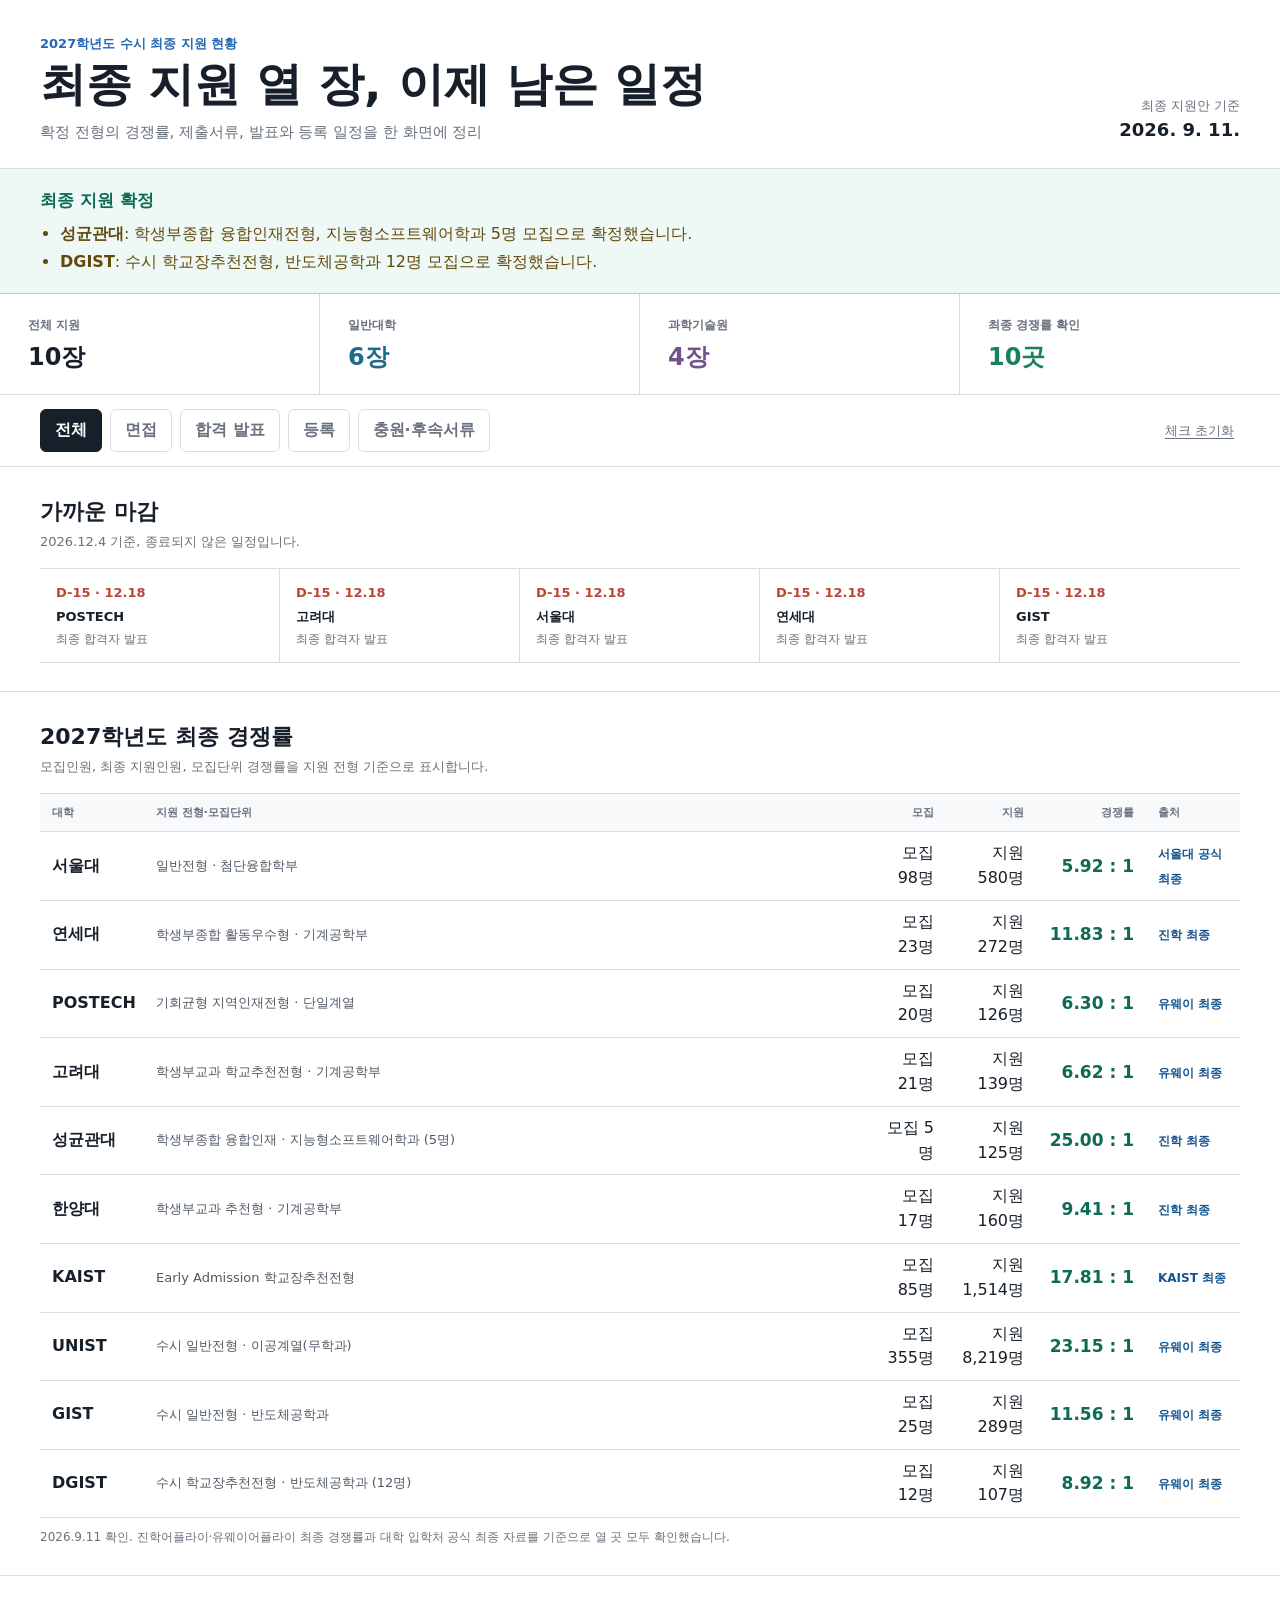
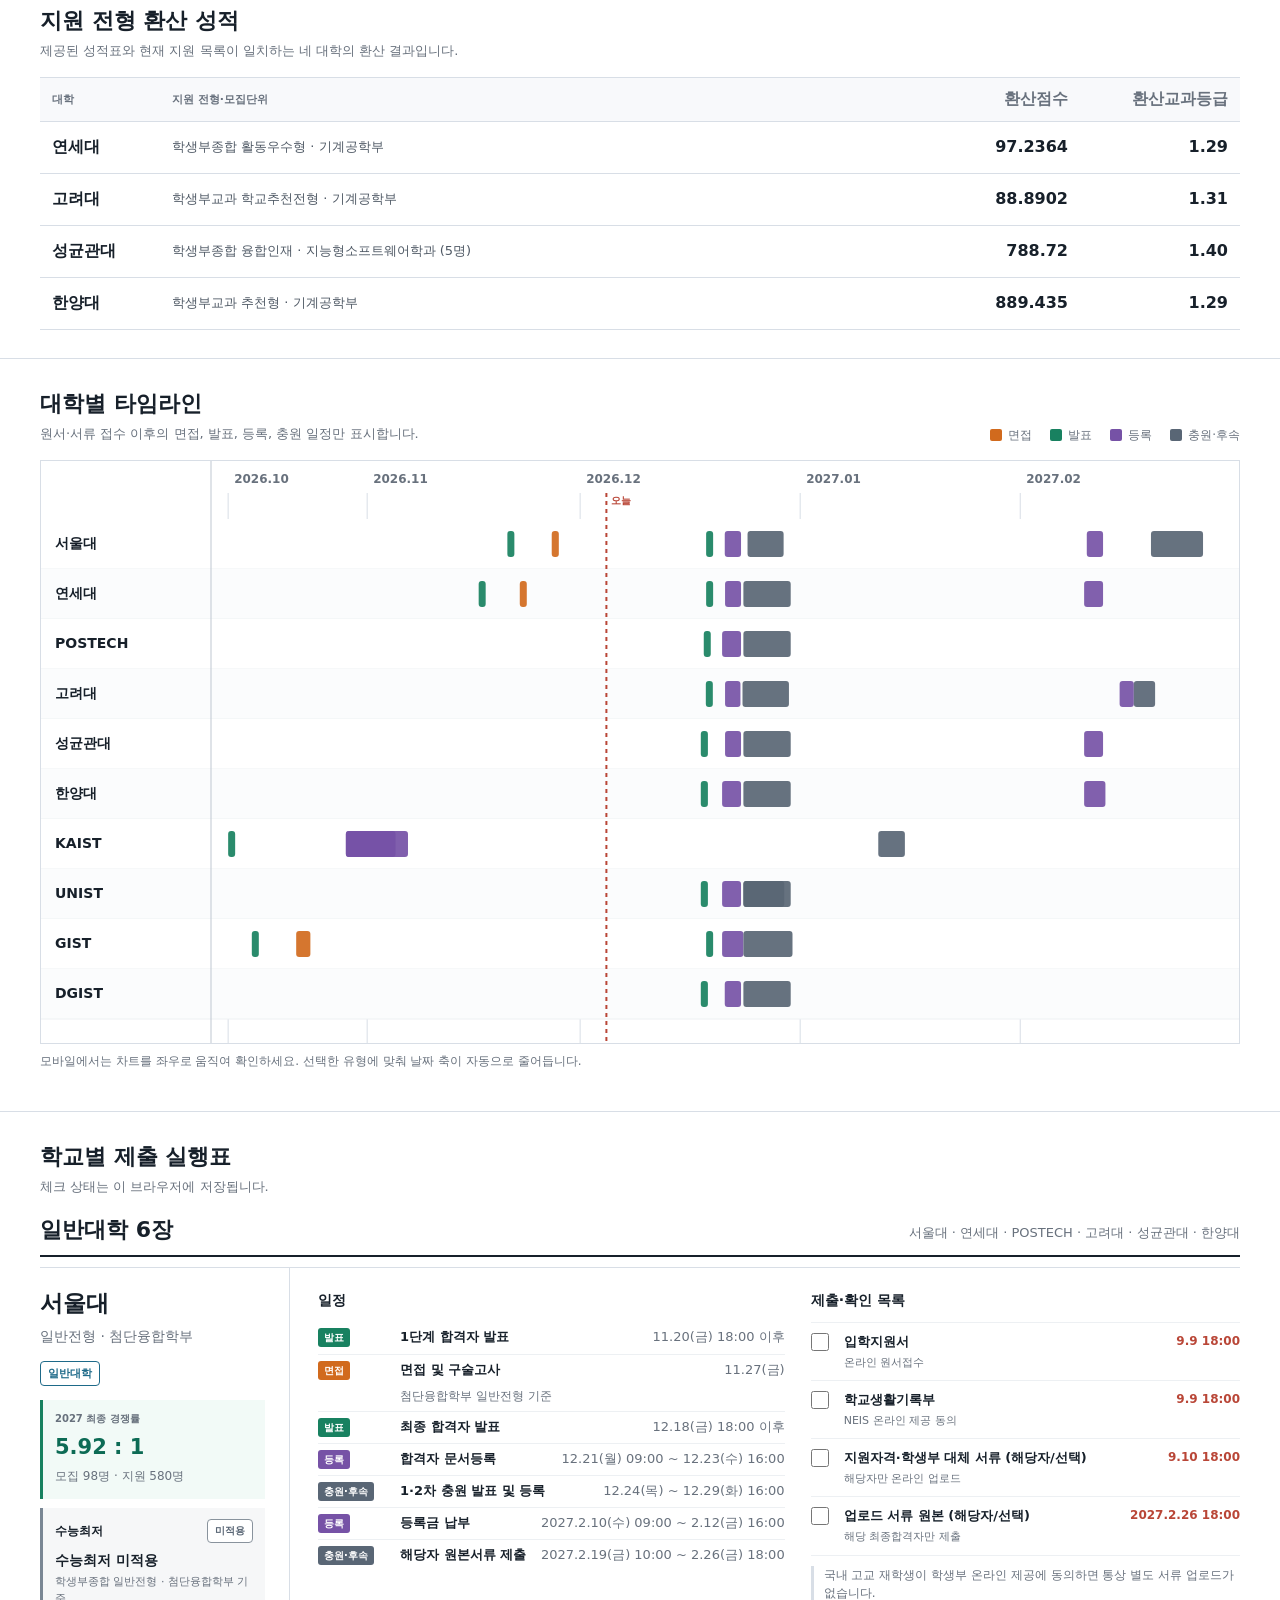
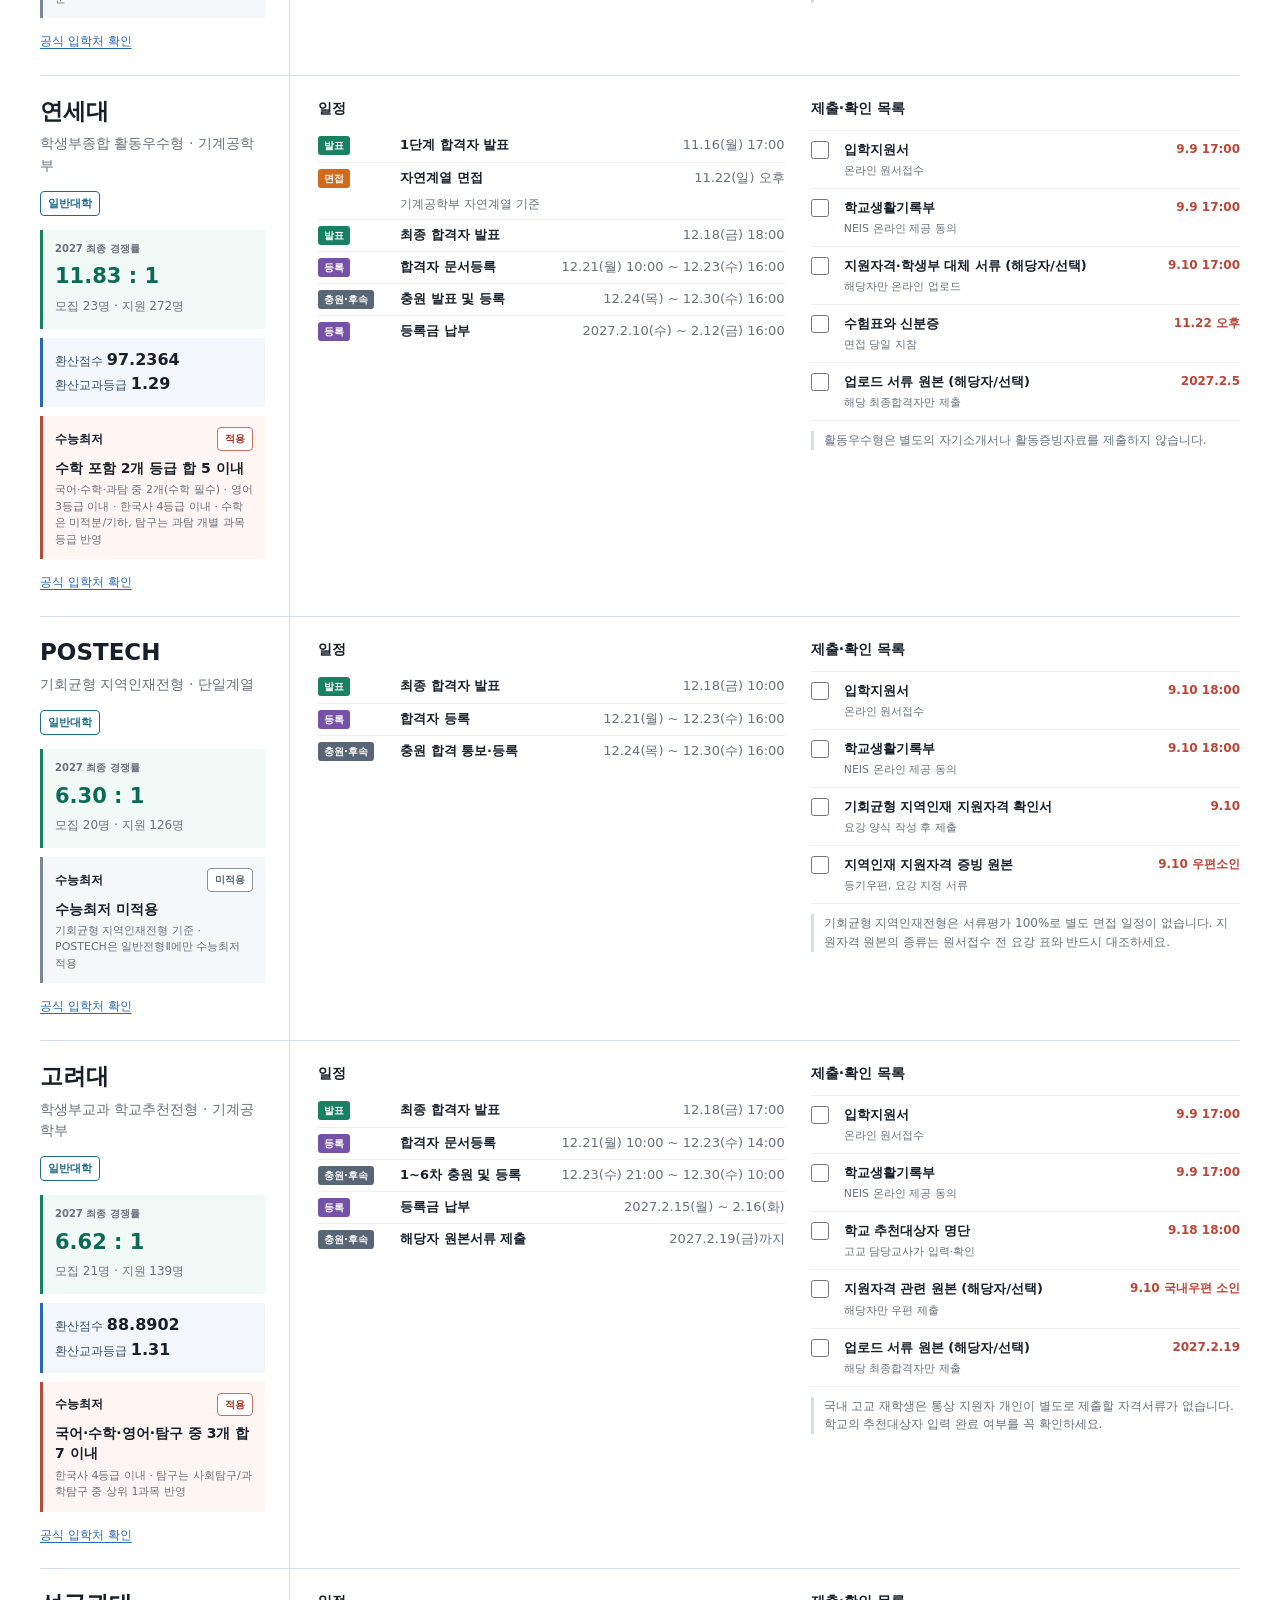
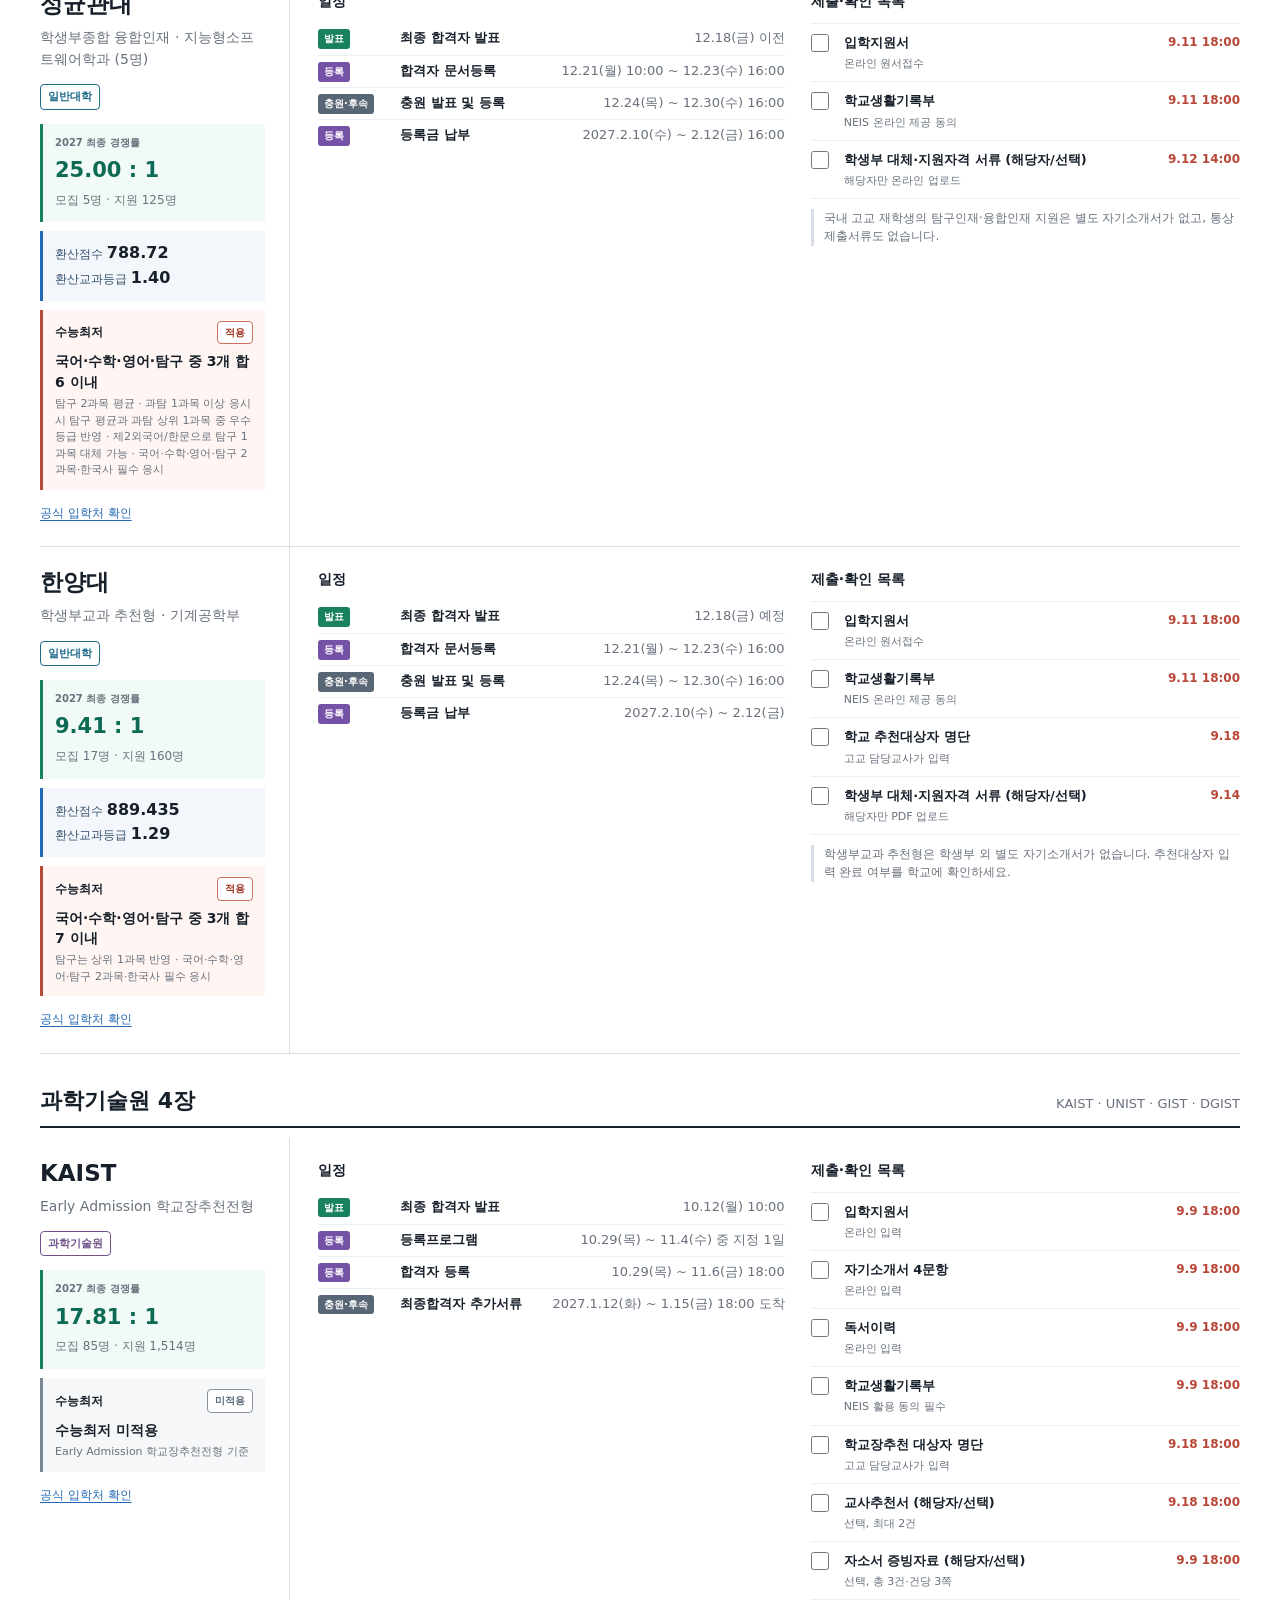
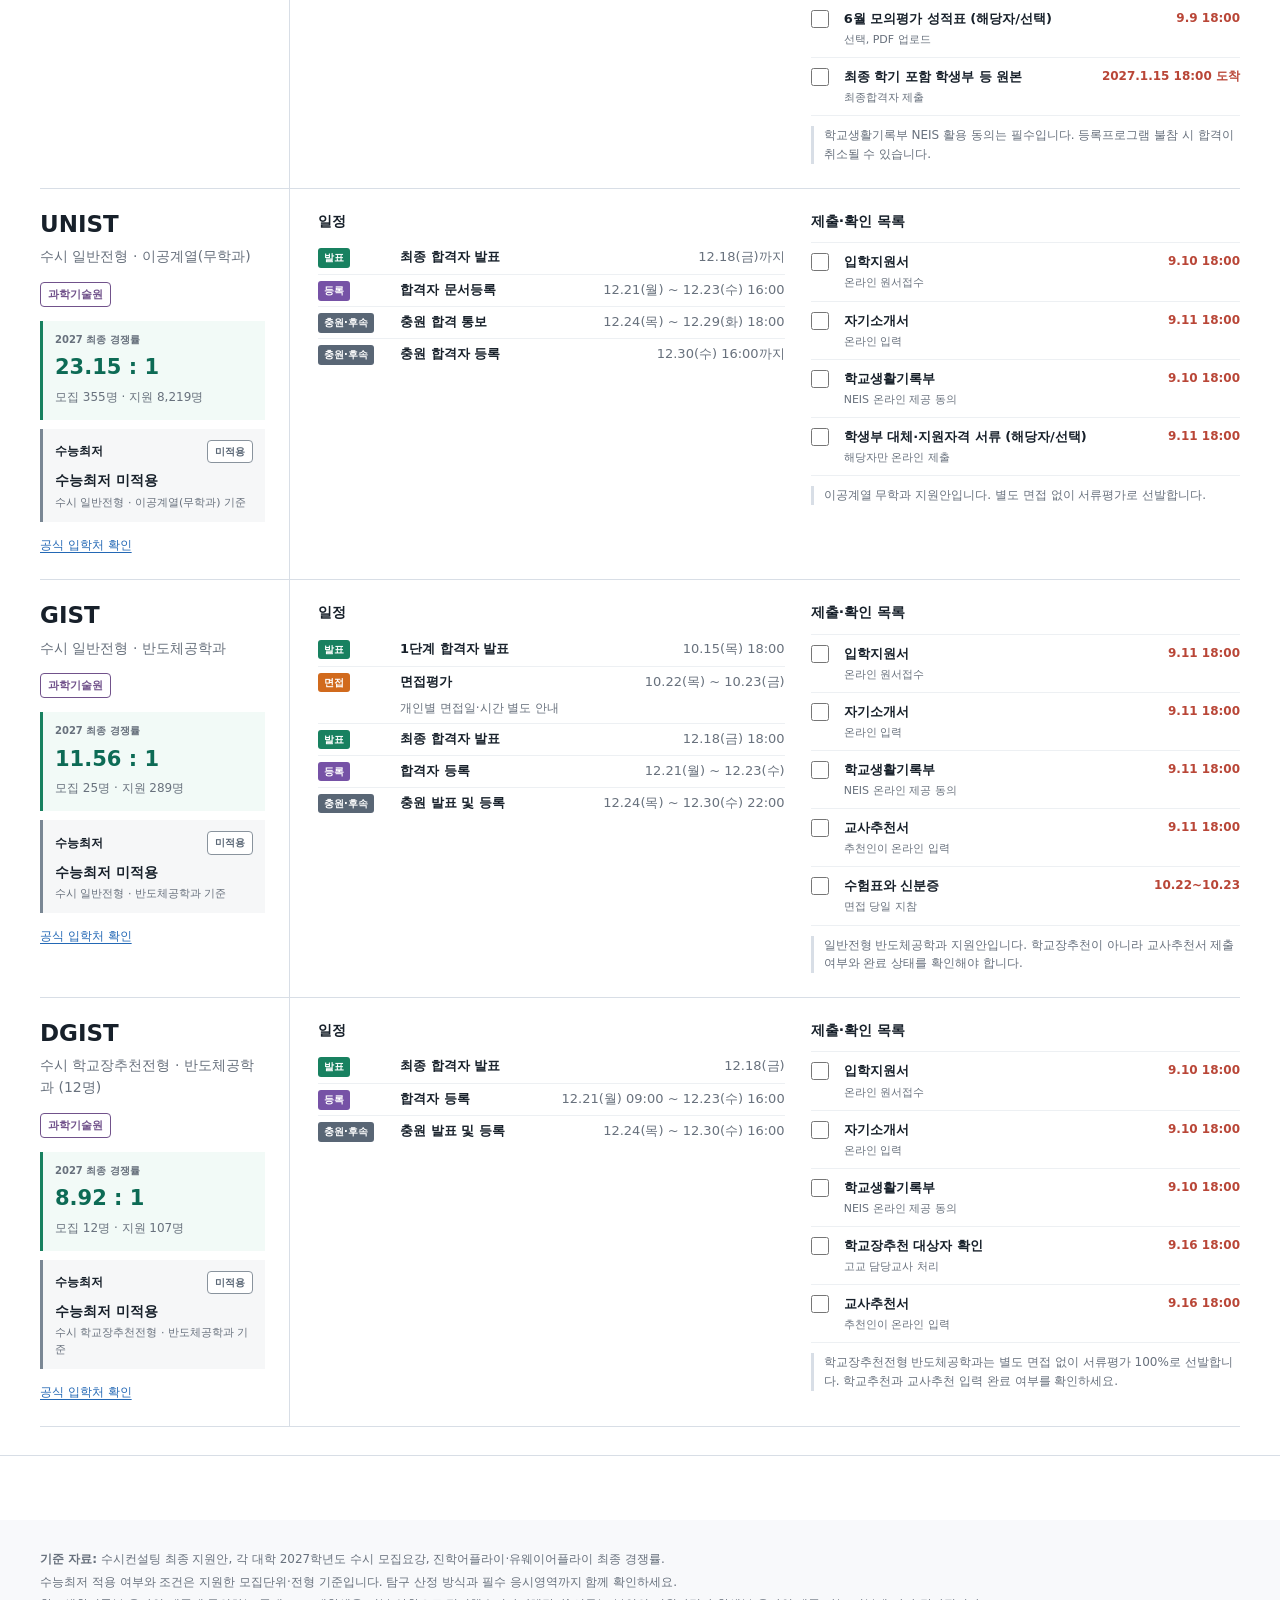
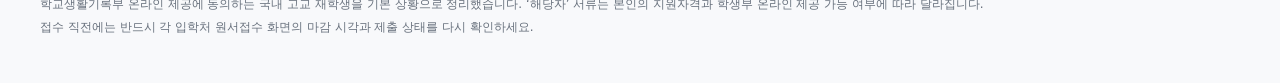
<file: univ2027.html>
<!doctype html>
<html lang="ko">
<head>
  <meta charset="utf-8">
  <meta name="viewport" content="width=device-width, initial-scale=1">
  <title>2027 수시 최종 지원 현황</title>
  <style>
    :root {
      --ink: #17202a;
      --muted: #68717d;
      --line: #d8dee6;
      --soft: #f5f7f9;
      --paper: #ffffff;
      --apply: #2368b5;
      --exam: #d16a1d;
      --result: #188160;
      --register: #7652a6;
      --extra: #596675;
      --alert: #b94637;
      --general: #1e6a89;
      --science: #71528b;
      --shadow: 0 8px 24px rgba(23, 32, 42, .07);
    }

    * { box-sizing: border-box; }
    html { scroll-behavior: smooth; }
    body {
      margin: 0;
      color: var(--ink);
      background: var(--soft);
      font-family: "Pretendard", "Noto Sans KR", "Malgun Gothic", system-ui, sans-serif;
      line-height: 1.55;
      letter-spacing: 0;
    }
    button, input { font: inherit; }
    button { cursor: pointer; }
    a { color: inherit; }

    .page {
      width: min(1440px, 100%);
      margin: 0 auto;
      background: var(--paper);
      min-height: 100vh;
      box-shadow: var(--shadow);
    }
    .masthead {
      display: grid;
      grid-template-columns: 1fr auto;
      gap: 24px;
      align-items: end;
      padding: 34px 40px 24px;
      border-bottom: 1px solid var(--line);
    }
    .eyebrow {
      margin: 0 0 4px;
      color: var(--apply);
      font-size: 13px;
      font-weight: 800;
    }
    h1 {
      margin: 0;
      font-size: clamp(28px, 4vw, 46px);
      line-height: 1.15;
      letter-spacing: 0;
    }
    .subtitle {
      margin: 10px 0 0;
      color: var(--muted);
      font-size: 15px;
    }
    .mast-meta {
      text-align: right;
      color: var(--muted);
      font-size: 13px;
      white-space: nowrap;
    }
    .mast-meta strong {
      display: block;
      color: var(--ink);
      font-size: 18px;
    }

    .decision-band {
      padding: 18px 40px;
      background: #fff8e8;
      border-bottom: 1px solid #ecd9a8;
    }
    .decision-band h2 {
      margin: 0 0 8px;
      font-size: 17px;
    }
    .decision-band ul {
      margin: 0;
      padding-left: 20px;
      color: #62490c;
    }
    .decision-band li + li { margin-top: 4px; }
    .decision-band.confirmed {
      border-color: #a8d4c6;
      background: #eef8f4;
    }
    .decision-band.confirmed h2 { color: #0d6b55; }

    .summary-strip {
      display: grid;
      grid-template-columns: repeat(4, 1fr);
      border-bottom: 1px solid var(--line);
    }
    .stat {
      padding: 18px 28px;
      border-right: 1px solid var(--line);
    }
    .stat:last-child { border-right: 0; }
    .stat-label {
      color: var(--muted);
      font-size: 12px;
      font-weight: 700;
    }
    .stat strong {
      display: block;
      margin-top: 2px;
      font-size: 24px;
    }
    .stat strong.general { color: var(--general); }
    .stat strong.science { color: var(--science); }
    .stat strong.alert { color: var(--alert); }
    .stat strong.result { color: var(--result); }

    .toolbar-wrap {
      position: sticky;
      top: 0;
      z-index: 20;
      padding: 14px 40px;
      background: rgba(255, 255, 255, .96);
      border-bottom: 1px solid var(--line);
      backdrop-filter: blur(10px);
    }
    .toolbar {
      display: flex;
      gap: 8px;
      align-items: center;
      overflow-x: auto;
      scrollbar-width: thin;
    }
    .filter-btn {
      min-height: 40px;
      padding: 8px 14px;
      border: 1px solid var(--line);
      border-radius: 6px;
      color: var(--muted);
      background: var(--paper);
      font-weight: 750;
      white-space: nowrap;
    }
    .filter-btn:hover { border-color: #9aa5b1; color: var(--ink); }
    .filter-btn.active {
      color: #fff;
      border-color: var(--ink);
      background: var(--ink);
    }
    .toolbar-spacer { flex: 1; }
    .reset-btn {
      border: 0;
      color: var(--muted);
      background: transparent;
      font-size: 13px;
      white-space: nowrap;
      text-decoration: underline;
      text-underline-offset: 3px;
    }

    main { padding-bottom: 64px; }
    .band {
      padding: 28px 40px;
      border-bottom: 1px solid var(--line);
    }
    .section-head {
      display: flex;
      justify-content: space-between;
      align-items: end;
      gap: 20px;
      margin-bottom: 16px;
    }
    .section-head h2 {
      margin: 0;
      font-size: 22px;
    }
    .section-head p {
      margin: 3px 0 0;
      color: var(--muted);
      font-size: 13px;
    }

    .next-deadlines {
      display: grid;
      grid-template-columns: repeat(5, minmax(0, 1fr));
      border-top: 1px solid var(--line);
      border-bottom: 1px solid var(--line);
    }
    .deadline-item {
      min-width: 0;
      padding: 14px 16px;
      border-right: 1px solid var(--line);
    }
    .deadline-item:last-child { border-right: 0; }
    .deadline-date {
      color: var(--alert);
      font-size: 13px;
      font-weight: 850;
    }
    .deadline-school {
      margin-top: 4px;
      font-size: 13px;
      font-weight: 800;
    }
    .deadline-title {
      margin-top: 2px;
      color: var(--muted);
      font-size: 12px;
      overflow: hidden;
      text-overflow: ellipsis;
      white-space: nowrap;
    }

    .competition-overview {
      border-top: 1px solid var(--line);
    }
    .competition-row {
      display: grid;
      grid-template-columns: 104px minmax(260px, 1fr) 78px 90px 110px 94px;
      align-items: center;
      min-height: 54px;
      border-bottom: 1px solid var(--line);
    }
    .competition-row.header {
      min-height: 38px;
      color: var(--muted);
      background: #f8f9fb;
      font-size: 11px;
      font-weight: 800;
    }
    .competition-cell { min-width: 0; padding: 9px 12px; }
    .competition-school { font-weight: 850; }
    .competition-program { color: #4f5965; font-size: 13px; }
    .competition-number { text-align: right; font-variant-numeric: tabular-nums; }
    .competition-ratio { color: #0d6b55; font-size: 17px; font-weight: 900; white-space: nowrap; }
    .competition-ratio.pending { color: var(--muted); font-size: 13px; }
    .competition-source {
      color: #14558f;
      font-size: 12px;
      font-weight: 800;
      text-decoration: none;
    }
    .competition-source:hover { text-decoration: underline; }
    .competition-note {
      margin: 10px 0 0;
      color: var(--muted);
      font-size: 12px;
    }
    .school-competition {
      margin-top: 14px;
      padding: 11px 12px;
      border-left: 3px solid var(--result);
      background: #f2faf7;
    }
    .school-competition strong { display: block; margin-top: 2px; color: #0d6b55; font-size: 21px; }
    .school-competition span:last-child { color: var(--muted); font-size: 12px; }
    .score-overview { border-top: 1px solid var(--line); }
    .score-row {
      display: grid;
      grid-template-columns: 120px minmax(260px, 1fr) 150px 160px;
      align-items: center;
      min-height: 52px;
      border-bottom: 1px solid var(--line);
    }
    .score-row.header {
      min-height: 38px;
      color: var(--muted);
      background: #f8f9fb;
      font-size: 11px;
      font-weight: 800;
    }
    .score-cell { min-width: 0; padding: 9px 12px; }
    .score-school { font-weight: 850; }
    .score-program { color: #4f5965; font-size: 13px; }
    .score-number { text-align: right; font-size: 16px; font-weight: 850; font-variant-numeric: tabular-nums; }
    .score-mobile-label { display: none; }
    .school-score {
      margin-top: 9px;
      padding: 10px 12px;
      border-left: 3px solid var(--apply);
      background: #f3f7fb;
      color: #35506c;
      font-size: 12px;
    }
    .school-score strong { color: var(--ink); font-size: 16px; }
    .school-csat {
      margin-top: 9px;
      padding: 11px 12px;
      border-left: 3px solid #7a8794;
      background: #f6f7f8;
    }
    .school-csat.required {
      border-left-color: #b64b3a;
      background: #fff5f2;
    }
    .csat-head {
      display: flex;
      align-items: center;
      justify-content: space-between;
      gap: 8px;
    }
    .csat-title { font-size: 12px; font-weight: 850; }
    .csat-badge {
      flex: 0 0 auto;
      padding: 3px 7px;
      border: 1px solid #89939d;
      border-radius: 4px;
      color: #596675;
      background: #fff;
      font-size: 10px;
      font-weight: 900;
    }
    .school-csat.required .csat-badge {
      border-color: #c87162;
      color: #9e3424;
      background: #fff;
    }
    .csat-condition {
      margin: 7px 0 0;
      color: var(--ink);
      font-size: 14px;
      font-weight: 850;
      line-height: 1.45;
    }
    .csat-detail {
      margin: 4px 0 0;
      color: var(--muted);
      font-size: 11px;
      line-height: 1.5;
    }

    .legend {
      display: flex;
      flex-wrap: wrap;
      gap: 12px 18px;
      color: var(--muted);
      font-size: 12px;
    }
    .legend-item { display: inline-flex; align-items: center; gap: 6px; }
    .swatch { width: 12px; height: 12px; border-radius: 2px; }
    .swatch.apply { background: var(--apply); }
    .swatch.exam { background: var(--exam); }
    .swatch.result { background: var(--result); }
    .swatch.register { background: var(--register); }
    .swatch.extra { background: var(--extra); }

    .chart-shell {
      position: relative;
      overflow-x: auto;
      border: 1px solid var(--line);
      background: #fff;
    }
    #timeline { display: block; min-width: 1080px; }
    .chart-note {
      margin-top: 8px;
      color: var(--muted);
      font-size: 12px;
    }

    .group-title {
      display: flex;
      align-items: baseline;
      justify-content: space-between;
      gap: 18px;
      margin: 30px 0 10px;
      padding-bottom: 8px;
      border-bottom: 2px solid var(--ink);
    }
    .group-title:first-child { margin-top: 0; }
    .group-title h2 { margin: 0; font-size: 22px; }
    .group-title span { color: var(--muted); font-size: 13px; }

    .school-block {
      scroll-margin-top: 82px;
      display: grid;
      grid-template-columns: 250px 1fr;
      border-bottom: 1px solid var(--line);
      background: #fff;
    }
    .school-block:first-of-type { border-top: 1px solid var(--line); }
    .school-identity {
      padding: 22px 24px 22px 0;
      border-right: 1px solid var(--line);
    }
    .school-name {
      margin: 0;
      font-size: 23px;
      line-height: 1.2;
    }
    .school-program {
      margin: 8px 0 0;
      color: var(--muted);
      font-size: 14px;
    }
    .type-label {
      display: inline-block;
      margin-top: 14px;
      padding: 3px 7px;
      border: 1px solid currentColor;
      border-radius: 4px;
      font-size: 11px;
      font-weight: 800;
    }
    .type-label.general { color: var(--general); }
    .type-label.science { color: var(--science); }
    .source-link {
      display: inline-block;
      margin-top: 14px;
      color: var(--apply);
      font-size: 12px;
      text-underline-offset: 3px;
    }
    .school-meta-label {
      display: block;
      margin-bottom: 4px;
      color: var(--muted);
      font-size: 10px;
      font-weight: 800;
    }
    .school-content {
      display: grid;
      grid-template-columns: minmax(0, 1fr) minmax(340px, .92fr);
      gap: 26px;
      padding: 22px 0 24px 28px;
    }
    .content-title {
      margin: 0 0 10px;
      font-size: 14px;
    }
    .schedule-list, .document-list {
      list-style: none;
      margin: 0;
      padding: 0;
    }
    .schedule-item {
      display: grid;
      grid-template-columns: 72px minmax(0, 1fr) auto;
      gap: 10px;
      align-items: baseline;
      min-height: 32px;
      padding: 5px 0;
      border-top: 1px solid #edf0f3;
      font-size: 13px;
    }
    .schedule-item:first-child { border-top: 0; }
    .kind-pill {
      width: fit-content;
      padding: 2px 6px;
      border-radius: 3px;
      color: #fff;
      font-size: 10px;
      font-weight: 800;
    }
    .kind-pill.apply { background: var(--apply); }
    .kind-pill.exam { background: var(--exam); }
    .kind-pill.result { background: var(--result); }
    .kind-pill.register { background: var(--register); }
    .kind-pill.extra { background: var(--extra); }
    .schedule-title { min-width: 0; font-weight: 700; }
    .schedule-date {
      color: var(--muted);
      white-space: nowrap;
      font-variant-numeric: tabular-nums;
    }
    .schedule-note {
      grid-column: 2 / 4;
      margin-top: -3px;
      color: var(--muted);
      font-size: 12px;
    }

    .document-list { border-top: 1px solid #edf0f3; }
    .document-item {
      display: grid;
      grid-template-columns: 24px minmax(0, 1fr) auto;
      gap: 9px;
      align-items: start;
      padding: 9px 0;
      border-bottom: 1px solid #edf0f3;
      font-size: 13px;
    }
    .doc-check {
      width: 18px;
      height: 18px;
      margin: 1px 0 0;
      accent-color: var(--result);
    }
    .document-item.done .doc-name {
      color: var(--muted);
      text-decoration: line-through;
    }
    .doc-name { font-weight: 700; }
    .doc-meta {
      margin-top: 2px;
      color: var(--muted);
      font-size: 11px;
    }
    .doc-deadline {
      color: var(--alert);
      font-size: 12px;
      font-weight: 800;
      white-space: nowrap;
    }
    .plain-note {
      margin: 10px 0 0;
      padding-left: 10px;
      border-left: 3px solid var(--line);
      color: var(--muted);
      font-size: 12px;
    }
    .school-alert {
      grid-column: 1 / -1;
      margin: -4px 0 0;
      padding: 10px 12px;
      color: #6a3c00;
      background: #fff7df;
      border-left: 4px solid #d69b24;
      font-size: 13px;
      font-weight: 750;
    }

    footer {
      padding: 26px 40px 42px;
      color: var(--muted);
      background: #f8f9fb;
      font-size: 12px;
    }
    footer p { margin: 4px 0; }

    @media (max-width: 980px) {
      .masthead { grid-template-columns: 1fr; }
      .mast-meta { text-align: left; }
      .summary-strip { grid-template-columns: repeat(2, 1fr); }
      .stat:nth-child(2) { border-right: 0; }
      .stat:nth-child(-n+2) { border-bottom: 1px solid var(--line); }
      .next-deadlines { grid-template-columns: repeat(2, 1fr); }
      .deadline-item:nth-child(2n) { border-right: 0; }
      .deadline-item:nth-child(-n+4) { border-bottom: 1px solid var(--line); }
      .deadline-item:last-child { grid-column: 1 / -1; }
      .competition-row { grid-template-columns: 90px minmax(220px, 1fr) 70px 84px 102px 88px; }
      .score-row { grid-template-columns: 90px minmax(220px, 1fr) 130px 140px; }
      .school-block { grid-template-columns: 190px 1fr; }
      .school-content { grid-template-columns: 1fr; }
    }

    @media (max-width: 700px) {
      body { font-size: 16px; }
      .page { box-shadow: none; }
      .masthead { padding: 24px 18px 18px; gap: 10px; }
      h1 { font-size: 30px; }
      .subtitle { font-size: 14px; }
      .decision-band { padding: 15px 18px; }
      .decision-band li { font-size: 14px; }
      .summary-strip { grid-template-columns: repeat(2, 1fr); }
      .stat { padding: 14px 18px; }
      .stat strong { font-size: 21px; }
      .toolbar-wrap { padding: 10px 12px; }
      .filter-btn { min-height: 44px; padding: 9px 13px; font-size: 14px; }
      .band { padding: 24px 18px; }
      .section-head { display: block; }
      .legend { margin-top: 10px; }
      .next-deadlines { display: block; }
      .deadline-item {
        display: grid;
        grid-template-columns: 88px 82px minmax(0, 1fr);
        gap: 8px;
        border-right: 0;
        border-bottom: 1px solid var(--line);
      }
      .deadline-item:last-child { border-bottom: 0; }
      .deadline-school, .deadline-title { margin-top: 0; }
      .deadline-title { white-space: normal; }
      .competition-overview { border-top: 0; }
      .competition-row,
      .competition-row.header {
        grid-template-columns: minmax(0, 1fr) auto;
        gap: 3px 14px;
        padding: 13px 0;
        background: #fff;
      }
      .competition-row.header { display: none; }
      .competition-cell { padding: 1px 0; }
      .competition-school { grid-column: 1; font-size: 17px; }
      .competition-program { grid-column: 1 / -1; font-size: 14px; line-height: 1.45; }
      .competition-seats, .competition-applicants { grid-column: 1; text-align: left; color: var(--muted); font-size: 13px; }
      .competition-ratio-cell { grid-column: 2; grid-row: 1 / span 3; align-self: center; }
      .competition-ratio { font-size: 19px; }
      .competition-source-cell { grid-column: 1 / -1; margin-top: 4px; }
      .score-row,
      .score-row.header {
        grid-template-columns: minmax(0, 1fr) auto;
        gap: 2px 14px;
        padding: 12px 0;
        background: #fff;
      }
      .score-row.header { display: none; }
      .score-cell { padding: 1px 0; }
      .score-school { grid-column: 1; font-size: 17px; }
      .score-program { grid-column: 1 / -1; font-size: 14px; }
      .score-number { grid-column: 2; font-size: 15px; }
      .score-number.score-points { grid-row: 1; }
      .score-number.score-grade { grid-column: 1 / -1; grid-row: 3; margin-top: 4px; text-align: left; color: #35506c; }
      .score-mobile-label { display: inline; margin-right: 6px; color: var(--muted); font-size: 12px; font-weight: 700; }
      #timeline { min-width: 980px; }
      .chart-note { font-size: 13px; }
      .group-title { display: block; }
      .group-title span { display: block; margin-top: 3px; }
      .school-block { display: block; }
      .school-identity {
        padding: 20px 0 14px;
        border-right: 0;
        border-bottom: 1px solid #edf0f3;
      }
      .school-name { font-size: 24px; }
      .school-program { font-size: 16px; line-height: 1.45; }
      .csat-title { font-size: 13px; }
      .csat-condition { font-size: 15px; }
      .csat-detail { font-size: 13px; }
      .school-content { padding: 17px 0 24px; gap: 22px; }
      .content-title { font-size: 16px; }
      .schedule-item {
        grid-template-columns: 70px minmax(0, 1fr);
        gap: 8px;
        padding: 8px 0;
        font-size: 15px;
      }
      .schedule-date {
        grid-column: 2;
        color: #4f5965;
        font-size: 14px;
        white-space: normal;
      }
      .schedule-note { grid-column: 2; font-size: 13px; }
      .document-item {
        grid-template-columns: 26px minmax(0, 1fr);
        padding: 11px 0;
        font-size: 15px;
      }
      .doc-check { width: 20px; height: 20px; }
      .doc-deadline {
        grid-column: 2;
        font-size: 13px;
        white-space: normal;
      }
      .doc-meta, .plain-note { font-size: 13px; }
      footer { padding: 24px 18px 36px; font-size: 13px; }
    }

    @media print {
      body { background: #fff; }
      .page { width: 100%; box-shadow: none; }
      .toolbar-wrap, .reset-btn { display: none; }
      .masthead, .band, .decision-band, footer { padding-left: 16px; padding-right: 16px; }
      .chart-shell { overflow: visible; }
      #timeline { min-width: 0; width: 100%; }
      .school-block { break-inside: avoid; }
      .doc-check { appearance: none; border: 1px solid #555; }
    }
  </style>
</head>
<body>
  <div class="page">
    <header class="masthead">
      <div>
        <p class="eyebrow">2027학년도 수시 최종 지원 현황</p>
        <h1>최종 지원 열 장, 이제 남은 일정</h1>
        <p class="subtitle">확정 전형의 경쟁률, 제출서류, 발표와 등록 일정을 한 화면에 정리</p>
      </div>
      <div class="mast-meta">
        최종 지원안 기준
        <strong>2026. 9. 11.</strong>
      </div>
    </header>

    <section class="decision-band confirmed" aria-labelledby="decision-title">
      <h2 id="decision-title">최종 지원 확정</h2>
      <ul>
        <li><strong>성균관대</strong>: 학생부종합 융합인재전형, 지능형소프트웨어학과 5명 모집으로 확정했습니다.</li>
        <li><strong>DGIST</strong>: 수시 학교장추천전형, 반도체공학과 12명 모집으로 확정했습니다.</li>
      </ul>
    </section>

    <section class="summary-strip" aria-label="지원 현황 요약">
      <div class="stat"><span class="stat-label">전체 지원</span><strong>10장</strong></div>
      <div class="stat"><span class="stat-label">일반대학</span><strong class="general">6장</strong></div>
      <div class="stat"><span class="stat-label">과학기술원</span><strong class="science">4장</strong></div>
      <div class="stat"><span class="stat-label">최종 경쟁률 확인</span><strong class="result">10곳</strong></div>
    </section>

    <div class="toolbar-wrap">
      <nav class="toolbar" aria-label="일정 유형 필터">
        <button class="filter-btn active" data-filter="all" type="button">전체</button>
        <button class="filter-btn" data-filter="exam" type="button">면접</button>
        <button class="filter-btn" data-filter="result" type="button">합격 발표</button>
        <button class="filter-btn" data-filter="register" type="button">등록</button>
        <button class="filter-btn" data-filter="extra" type="button">충원·후속서류</button>
        <span class="toolbar-spacer"></span>
        <button id="resetChecks" class="reset-btn" type="button">체크 초기화</button>
      </nav>
    </div>

    <main>
      <section class="band" aria-labelledby="next-title">
        <div class="section-head">
          <div>
            <h2 id="next-title">가까운 마감</h2>
            <p id="todayLabel">브라우저 날짜 기준으로 남은 일정을 표시합니다.</p>
          </div>
        </div>
        <div id="nextDeadlines" class="next-deadlines"></div>
      </section>

      <section class="band" aria-labelledby="competition-title">
        <div class="section-head">
          <div>
            <h2 id="competition-title">2027학년도 최종 경쟁률</h2>
            <p>모집인원, 최종 지원인원, 모집단위 경쟁률을 지원 전형 기준으로 표시합니다.</p>
          </div>
        </div>
        <div id="competitionOverview" class="competition-overview"></div>
        <p class="competition-note">2026.9.11 확인. 진학어플라이·유웨이어플라이 최종 경쟁률과 대학 입학처 공식 최종 자료를 기준으로 열 곳 모두 확인했습니다.</p>
      </section>

      <section class="band" aria-labelledby="score-title">
        <div class="section-head">
          <div>
            <h2 id="score-title">지원 전형 환산 성적</h2>
            <p>제공된 성적표와 현재 지원 목록이 일치하는 네 대학의 환산 결과입니다.</p>
          </div>
        </div>
        <div id="scoreOverview" class="score-overview"></div>
      </section>

      <section class="band" aria-labelledby="timeline-title">
        <div class="section-head">
          <div>
            <h2 id="timeline-title">대학별 타임라인</h2>
            <p>원서·서류 접수 이후의 면접, 발표, 등록, 충원 일정만 표시합니다.</p>
          </div>
          <div class="legend" aria-label="일정 색상 범례">
            <span class="legend-item"><span class="swatch exam"></span>면접</span>
            <span class="legend-item"><span class="swatch result"></span>발표</span>
            <span class="legend-item"><span class="swatch register"></span>등록</span>
            <span class="legend-item"><span class="swatch extra"></span>충원·후속</span>
          </div>
        </div>
        <div class="chart-shell">
          <svg id="timeline" role="img" aria-label="2027학년도 수시 지원 일정 간트 차트"></svg>
        </div>
        <p class="chart-note">모바일에서는 차트를 좌우로 움직여 확인하세요. 선택한 유형에 맞춰 날짜 축이 자동으로 줄어듭니다.</p>
      </section>

      <section class="band" aria-labelledby="detail-title">
        <div class="section-head">
          <div>
            <h2 id="detail-title">학교별 제출 실행표</h2>
            <p>체크 상태는 이 브라우저에 저장됩니다.</p>
          </div>
        </div>
        <div id="schoolDetails"></div>
      </section>
    </main>

    <footer>
      <p><strong>기준 자료:</strong> 수시컨설팅 최종 지원안, 각 대학 2027학년도 수시 모집요강, 진학어플라이·유웨이어플라이 최종 경쟁률.</p>
      <p>수능최저 적용 여부와 조건은 지원한 모집단위·전형 기준입니다. 탐구 산정 방식과 필수 응시영역까지 함께 확인하세요.</p>
      <p>학교생활기록부 온라인 제공에 동의하는 국내 고교 재학생을 기본 상황으로 정리했습니다. ‘해당자’ 서류는 본인의 지원자격과 학생부 온라인 제공 가능 여부에 따라 달라집니다.</p>
      <p>접수 직전에는 반드시 각 입학처 원서접수 화면의 마감 시각과 제출 상태를 다시 확인하세요.</p>
    </footer>
  </div>

  <script>
    const schools = [
      {
        id: "snu", school: "서울대", group: "general", program: "일반전형 · 첨단융합학부",
        source: "https://admission.snu.ac.kr/",
        csat: { required: false, condition: "수능최저 미적용", detail: "학생부종합 일반전형 · 첨단융합학부 기준" },
        competition: { seats: "98", applicants: "580", ratio: "5.92 : 1", label: "서울대 공식 최종", url: "https://admission.snu.ac.kr/undergraduate/notice?bbsidx=175151&md=v" },
        events: [
          { kind: "apply", title: "입학지원서 접수", start: "2026-09-07T10:00", end: "2026-09-09T18:00", date: "9.7(월) 10:00 ~ 9.9(수) 18:00" },
          { kind: "apply", title: "해당자 서류 온라인 제출", start: "2026-09-07T10:00", end: "2026-09-10T18:00", date: "9.7(월) 10:00 ~ 9.10(목) 18:00" },
          { kind: "result", title: "1단계 합격자 발표", start: "2026-11-20T18:00", end: "2026-11-20T18:00", date: "11.20(금) 18:00 이후" },
          { kind: "exam", title: "면접 및 구술고사", start: "2026-11-27T00:00", end: "2026-11-27T23:59", date: "11.27(금)", note: "첨단융합학부 일반전형 기준" },
          { kind: "result", title: "최종 합격자 발표", start: "2026-12-18T18:00", end: "2026-12-18T18:00", date: "12.18(금) 18:00 이후" },
          { kind: "register", title: "합격자 문서등록", start: "2026-12-21T09:00", end: "2026-12-23T16:00", date: "12.21(월) 09:00 ~ 12.23(수) 16:00" },
          { kind: "extra", title: "1·2차 충원 발표 및 등록", start: "2026-12-24T14:00", end: "2026-12-29T16:00", date: "12.24(목) ~ 12.29(화) 16:00" },
          { kind: "register", title: "등록금 납부", start: "2027-02-10T09:00", end: "2027-02-12T16:00", date: "2027.2.10(수) 09:00 ~ 2.12(금) 16:00" },
          { kind: "extra", title: "해당자 원본서류 제출", start: "2027-02-19T10:00", end: "2027-02-26T18:00", date: "2027.2.19(금) 10:00 ~ 2.26(금) 18:00" }
        ],
        docs: [
          { name: "입학지원서", method: "온라인 원서접수", deadline: "9.9 18:00" },
          { name: "학교생활기록부", method: "NEIS 온라인 제공 동의", deadline: "9.9 18:00" },
          { name: "지원자격·학생부 대체 서류", method: "해당자만 온라인 업로드", deadline: "9.10 18:00", optional: true },
          { name: "업로드 서류 원본", method: "해당 최종합격자만 제출", deadline: "2027.2.26 18:00", optional: true }
        ],
        note: "국내 고교 재학생이 학생부 온라인 제공에 동의하면 통상 별도 서류 업로드가 없습니다."
      },
      {
        id: "yonsei", school: "연세대", group: "general", program: "학생부종합 활동우수형 · 기계공학부",
        source: "https://admission.yonsei.ac.kr/seoul/",
        csat: { required: true, condition: "수학 포함 2개 등급 합 5 이내", detail: "국어·수학·과탐 중 2개(수학 필수) · 영어 3등급 이내 · 한국사 4등급 이내 · 수학은 미적분/기하, 탐구는 과탐 개별 과목 등급 반영" },
        competition: { seats: "23", applicants: "272", ratio: "11.83 : 1", label: "진학 최종", url: "https://addon.jinhakapply.com/RatioV1/RatioH/Ratio11080811.html" },
        academic: { score: "97.2364", grade: "1.29" },
        events: [
          { kind: "apply", title: "입학지원서 접수", start: "2026-09-07T10:00", end: "2026-09-09T17:00", date: "9.7(월) 10:00 ~ 9.9(수) 17:00" },
          { kind: "apply", title: "해당자 서류 온라인 제출", start: "2026-09-07T10:00", end: "2026-09-10T17:00", date: "9.7(월) 10:00 ~ 9.10(목) 17:00" },
          { kind: "result", title: "1단계 합격자 발표", start: "2026-11-16T17:00", end: "2026-11-16T17:00", date: "11.16(월) 17:00" },
          { kind: "exam", title: "자연계열 면접", start: "2026-11-22T12:00", end: "2026-11-22T18:00", date: "11.22(일) 오후", note: "기계공학부 자연계열 기준" },
          { kind: "result", title: "최종 합격자 발표", start: "2026-12-18T18:00", end: "2026-12-18T18:00", date: "12.18(금) 18:00" },
          { kind: "register", title: "합격자 문서등록", start: "2026-12-21T10:00", end: "2026-12-23T16:00", date: "12.21(월) 10:00 ~ 12.23(수) 16:00" },
          { kind: "extra", title: "충원 발표 및 등록", start: "2026-12-24T00:00", end: "2026-12-30T16:00", date: "12.24(목) ~ 12.30(수) 16:00" },
          { kind: "register", title: "등록금 납부", start: "2027-02-10T00:00", end: "2027-02-12T16:00", date: "2027.2.10(수) ~ 2.12(금) 16:00" }
        ],
        docs: [
          { name: "입학지원서", method: "온라인 원서접수", deadline: "9.9 17:00" },
          { name: "학교생활기록부", method: "NEIS 온라인 제공 동의", deadline: "9.9 17:00" },
          { name: "지원자격·학생부 대체 서류", method: "해당자만 온라인 업로드", deadline: "9.10 17:00", optional: true },
          { name: "수험표와 신분증", method: "면접 당일 지참", deadline: "11.22 오후" },
          { name: "업로드 서류 원본", method: "해당 최종합격자만 제출", deadline: "2027.2.5", optional: true }
        ],
        note: "활동우수형은 별도의 자기소개서나 활동증빙자료를 제출하지 않습니다."
      },
      {
        id: "postech", school: "POSTECH", group: "general", program: "기회균형 지역인재전형 · 단일계열",
        source: "https://adm-u.postech.ac.kr/entrance-exam/guide/",
        csat: { required: false, condition: "수능최저 미적용", detail: "기회균형 지역인재전형 기준 · POSTECH은 일반전형Ⅱ에만 수능최저 적용" },
        competition: { seats: "20", applicants: "126", ratio: "6.30 : 1", label: "유웨이 최종", url: "https://ratio.uwayapply.com/Sl5KfExgMCZhaUpmJSY6Jko3ZlRm" },
        events: [
          { kind: "apply", title: "입학지원서 및 온라인 서류", start: "2026-09-08T10:00", end: "2026-09-10T18:00", date: "9.8(화) 10:00 ~ 9.10(목) 18:00" },
          { kind: "apply", title: "지원자격 원본서류 발송", start: "2026-09-08T00:00", end: "2026-09-10T23:59", date: "9.10(목) 국내우편 소인까지", note: "지역인재 지원자격 증빙 해당" },
          { kind: "result", title: "최종 합격자 발표", start: "2026-12-18T10:00", end: "2026-12-18T10:00", date: "12.18(금) 10:00" },
          { kind: "register", title: "합격자 등록", start: "2026-12-21T00:00", end: "2026-12-23T16:00", date: "12.21(월) ~ 12.23(수) 16:00" },
          { kind: "extra", title: "충원 합격 통보·등록", start: "2026-12-24T00:00", end: "2026-12-30T16:00", date: "12.24(목) ~ 12.30(수) 16:00" }
        ],
        docs: [
          { name: "입학지원서", method: "온라인 원서접수", deadline: "9.10 18:00" },
          { name: "학교생활기록부", method: "NEIS 온라인 제공 동의", deadline: "9.10 18:00" },
          { name: "기회균형 지역인재 지원자격 확인서", method: "요강 양식 작성 후 제출", deadline: "9.10" },
          { name: "지역인재 지원자격 증빙 원본", method: "등기우편, 요강 지정 서류", deadline: "9.10 우편소인" }
        ],
        note: "기회균형 지역인재전형은 서류평가 100%로 별도 면접 일정이 없습니다. 지원자격 원본의 종류는 원서접수 전 요강 표와 반드시 대조하세요."
      },
      {
        id: "korea", school: "고려대", group: "general", program: "학생부교과 학교추천전형 · 기계공학부",
        source: "https://oku.korea.ac.kr/",
        csat: { required: true, condition: "국어·수학·영어·탐구 중 3개 합 7 이내", detail: "한국사 4등급 이내 · 탐구는 사회탐구/과학탐구 중 상위 1과목 반영" },
        competition: { seats: "21", applicants: "139", ratio: "6.62 : 1", label: "유웨이 최종", url: "https://ratio.uwayapply.com/Sl5KOGB9YTlKZiUmOiZKN2ZUZg==" },
        academic: { score: "88.8902", grade: "1.31" },
        events: [
          { kind: "apply", title: "입학지원서 접수", start: "2026-09-07T10:00", end: "2026-09-09T17:00", date: "9.7(월) 10:00 ~ 9.9(수) 17:00" },
          { kind: "apply", title: "해당자 온라인 서류", start: "2026-09-07T10:00", end: "2026-09-09T18:00", date: "9.7(월) 10:00 ~ 9.9(수) 18:00" },
          { kind: "apply", title: "학교 추천대상자 입력·확인", start: "2026-09-14T09:00", end: "2026-09-18T18:00", date: "9.14(월) 09:00 ~ 9.18(금) 18:00", note: "고교 담당교사 처리" },
          { kind: "result", title: "최종 합격자 발표", start: "2026-12-18T17:00", end: "2026-12-18T17:00", date: "12.18(금) 17:00" },
          { kind: "register", title: "합격자 문서등록", start: "2026-12-21T10:00", end: "2026-12-23T14:00", date: "12.21(월) 10:00 ~ 12.23(수) 14:00" },
          { kind: "extra", title: "1~6차 충원 및 등록", start: "2026-12-23T21:00", end: "2026-12-30T10:00", date: "12.23(수) 21:00 ~ 12.30(수) 10:00" },
          { kind: "register", title: "등록금 납부", start: "2027-02-15T00:00", end: "2027-02-16T23:59", date: "2027.2.15(월) ~ 2.16(화)" },
          { kind: "extra", title: "해당자 원본서류 제출", start: "2027-02-17T00:00", end: "2027-02-19T23:59", date: "2027.2.19(금)까지" }
        ],
        docs: [
          { name: "입학지원서", method: "온라인 원서접수", deadline: "9.9 17:00" },
          { name: "학교생활기록부", method: "NEIS 온라인 제공 동의", deadline: "9.9 17:00" },
          { name: "학교 추천대상자 명단", method: "고교 담당교사가 입력·확인", deadline: "9.18 18:00" },
          { name: "지원자격 관련 원본", method: "해당자만 우편 제출", deadline: "9.10 국내우편 소인", optional: true },
          { name: "업로드 서류 원본", method: "해당 최종합격자만 제출", deadline: "2027.2.19", optional: true }
        ],
        note: "국내 고교 재학생은 통상 지원자 개인이 별도로 제출할 자격서류가 없습니다. 학교의 추천대상자 입력 완료 여부를 꼭 확인하세요."
      },
      {
        id: "skku", school: "성균관대", group: "general", program: "학생부종합 융합인재 · 지능형소프트웨어학과 (5명)",
        source: "https://admission.skku.edu/",
        csat: { required: true, condition: "국어·수학·영어·탐구 중 3개 합 6 이내", detail: "탐구 2과목 평균 · 과탐 1과목 이상 응시 시 탐구 평균과 과탐 상위 1과목 중 우수 등급 반영 · 제2외국어/한문으로 탐구 1과목 대체 가능 · 국어·수학·영어·탐구 2과목·한국사 필수 응시" },
        competition: { seats: "5", applicants: "125", ratio: "25.00 : 1", label: "진학 최종", url: "https://addon.jinhakapply.com/RatioV1/RatioH/Ratio10920591.html" },
        academic: { score: "788.72", grade: "1.40" },
        events: [
          { kind: "apply", title: "입학지원서 접수", start: "2026-09-08T10:00", end: "2026-09-11T18:00", date: "9.8(화) 10:00 ~ 9.11(금) 18:00" },
          { kind: "apply", title: "해당자 서류 온라인 제출", start: "2026-09-08T10:00", end: "2026-09-12T14:00", date: "9.8(화) 10:00 ~ 9.12(토) 14:00" },
          { kind: "result", title: "최종 합격자 발표", start: "2026-12-18T00:00", end: "2026-12-18T23:59", date: "12.18(금) 이전" },
          { kind: "register", title: "합격자 문서등록", start: "2026-12-21T10:00", end: "2026-12-23T16:00", date: "12.21(월) 10:00 ~ 12.23(수) 16:00" },
          { kind: "extra", title: "충원 발표 및 등록", start: "2026-12-24T00:00", end: "2026-12-30T16:00", date: "12.24(목) ~ 12.30(수) 16:00" },
          { kind: "register", title: "등록금 납부", start: "2027-02-10T00:00", end: "2027-02-12T16:00", date: "2027.2.10(수) ~ 2.12(금) 16:00" }
        ],
        docs: [
          { name: "입학지원서", method: "온라인 원서접수", deadline: "9.11 18:00" },
          { name: "학교생활기록부", method: "NEIS 온라인 제공 동의", deadline: "9.11 18:00" },
          { name: "학생부 대체·지원자격 서류", method: "해당자만 온라인 업로드", deadline: "9.12 14:00", optional: true }
        ],
        note: "국내 고교 재학생의 탐구인재·융합인재 지원은 별도 자기소개서가 없고, 통상 제출서류도 없습니다."
      },
      {
        id: "hanyang", school: "한양대", group: "general", program: "학생부교과 추천형 · 기계공학부",
        source: "https://go.hanyang.ac.kr/",
        csat: { required: true, condition: "국어·수학·영어·탐구 중 3개 합 7 이내", detail: "탐구는 상위 1과목 반영 · 국어·수학·영어·탐구 2과목·한국사 필수 응시" },
        competition: { seats: "17", applicants: "160", ratio: "9.41 : 1", label: "진학 최종", url: "https://addon.jinhakapply.com/RatioV1/RatioH/Ratio11640591.html" },
        academic: { score: "889.435", grade: "1.29" },
        events: [
          { kind: "apply", title: "입학지원서 접수", start: "2026-09-08T10:00", end: "2026-09-11T18:00", date: "9.8(화) 10:00 ~ 9.11(금) 18:00" },
          { kind: "apply", title: "해당자 PDF 서류 업로드", start: "2026-09-08T10:00", end: "2026-09-14T23:59", date: "9.8(화) ~ 9.14(월)", note: "일반 국내고 재학생은 통상 해당 없음" },
          { kind: "apply", title: "학교 추천대상자 입력", start: "2026-09-14T00:00", end: "2026-09-18T23:59", date: "9.14(월) ~ 9.18(금)", note: "고교 담당교사 처리" },
          { kind: "result", title: "최종 합격자 발표", start: "2026-12-18T00:00", end: "2026-12-18T23:59", date: "12.18(금) 예정" },
          { kind: "register", title: "합격자 문서등록", start: "2026-12-21T00:00", end: "2026-12-23T16:00", date: "12.21(월) ~ 12.23(수) 16:00" },
          { kind: "extra", title: "충원 발표 및 등록", start: "2026-12-24T00:00", end: "2026-12-30T16:00", date: "12.24(목) ~ 12.30(수) 16:00" },
          { kind: "register", title: "등록금 납부", start: "2027-02-10T00:00", end: "2027-02-12T23:59", date: "2027.2.10(수) ~ 2.12(금)" }
        ],
        docs: [
          { name: "입학지원서", method: "온라인 원서접수", deadline: "9.11 18:00" },
          { name: "학교생활기록부", method: "NEIS 온라인 제공 동의", deadline: "9.11 18:00" },
          { name: "학교 추천대상자 명단", method: "고교 담당교사가 입력", deadline: "9.18" },
          { name: "학생부 대체·지원자격 서류", method: "해당자만 PDF 업로드", deadline: "9.14", optional: true }
        ],
        note: "학생부교과 추천형은 학생부 외 별도 자기소개서가 없습니다. 추천대상자 입력 완료 여부를 학교에 확인하세요."
      },
      {
        id: "kaist", school: "KAIST", group: "science", program: "Early Admission 학교장추천전형",
        source: "https://admission.kaist.ac.kr/",
        csat: { required: false, condition: "수능최저 미적용", detail: "Early Admission 학교장추천전형 기준" },
        competition: { seats: "85", applicants: "1,514", ratio: "17.81 : 1", label: "KAIST 최종", url: "https://admission.kaist.ac.kr/undergraduate/admission/rsub/2027" },
        events: [
          { kind: "apply", title: "지원서·자소서·독서이력·서류", start: "2026-09-01T09:00", end: "2026-09-09T18:00", date: "9.1(화) ~ 9.9(수) 18:00" },
          { kind: "apply", title: "교사추천서 입력", start: "2026-09-10T09:00", end: "2026-09-18T18:00", date: "9.10(목) ~ 9.18(금) 18:00", note: "선택 최대 2건, 제출 시 담임교사 추천 필수" },
          { kind: "apply", title: "학교장추천 대상자 입력", start: "2026-09-14T09:00", end: "2026-09-18T18:00", date: "9.14(월) ~ 9.18(금) 18:00", note: "고교 담당교사 처리" },
          { kind: "result", title: "최종 합격자 발표", start: "2026-10-12T10:00", end: "2026-10-12T10:00", date: "10.12(월) 10:00" },
          { kind: "register", title: "등록프로그램", start: "2026-10-29T00:00", end: "2026-11-04T23:59", date: "10.29(목) ~ 11.4(수) 중 지정 1일" },
          { kind: "register", title: "합격자 등록", start: "2026-10-29T00:00", end: "2026-11-06T18:00", date: "10.29(목) ~ 11.6(금) 18:00" },
          { kind: "extra", title: "최종합격자 추가서류", start: "2027-01-12T00:00", end: "2027-01-15T18:00", date: "2027.1.12(화) ~ 1.15(금) 18:00 도착" }
        ],
        docs: [
          { name: "입학지원서", method: "온라인 입력", deadline: "9.9 18:00" },
          { name: "자기소개서 4문항", method: "온라인 입력", deadline: "9.9 18:00" },
          { name: "독서이력", method: "온라인 입력", deadline: "9.9 18:00" },
          { name: "학교생활기록부", method: "NEIS 활용 동의 필수", deadline: "9.9 18:00" },
          { name: "학교장추천 대상자 명단", method: "고교 담당교사가 입력", deadline: "9.18 18:00" },
          { name: "교사추천서", method: "선택, 최대 2건", deadline: "9.18 18:00", optional: true },
          { name: "자소서 증빙자료", method: "선택, 총 3건·건당 3쪽", deadline: "9.9 18:00", optional: true },
          { name: "6월 모의평가 성적표", method: "선택, PDF 업로드", deadline: "9.9 18:00", optional: true },
          { name: "최종 학기 포함 학생부 등 원본", method: "최종합격자 제출", deadline: "2027.1.15 18:00 도착" }
        ],
        note: "학교생활기록부 NEIS 활용 동의는 필수입니다. 등록프로그램 불참 시 합격이 취소될 수 있습니다."
      },
      {
        id: "unist", school: "UNIST", group: "science", program: "수시 일반전형 · 이공계열(무학과)",
        source: "https://adm-u.unist.ac.kr/",
        csat: { required: false, condition: "수능최저 미적용", detail: "수시 일반전형 · 이공계열(무학과) 기준" },
        competition: { seats: "355", applicants: "8,219", ratio: "23.15 : 1", label: "유웨이 최종", url: "https://ratio.uwayapply.com/Sl5KMCYlVzpKXiUmOiZKN2ZUZg==" },
        events: [
          { kind: "apply", title: "입학지원서 접수", start: "2026-09-03T09:00", end: "2026-09-10T18:00", date: "9.3(목) 09:00 ~ 9.10(목) 18:00" },
          { kind: "apply", title: "자소서·해당자 서류", start: "2026-09-03T09:00", end: "2026-09-11T18:00", date: "9.3(목) 09:00 ~ 9.11(금) 18:00" },
          { kind: "result", title: "최종 합격자 발표", start: "2026-12-18T00:00", end: "2026-12-18T23:59", date: "12.18(금)까지" },
          { kind: "register", title: "합격자 문서등록", start: "2026-12-21T00:00", end: "2026-12-23T16:00", date: "12.21(월) ~ 12.23(수) 16:00" },
          { kind: "extra", title: "충원 합격 통보", start: "2026-12-24T00:00", end: "2026-12-29T18:00", date: "12.24(목) ~ 12.29(화) 18:00" },
          { kind: "extra", title: "충원 합격자 등록", start: "2026-12-24T00:00", end: "2026-12-30T16:00", date: "12.30(수) 16:00까지" }
        ],
        docs: [
          { name: "입학지원서", method: "온라인 원서접수", deadline: "9.10 18:00" },
          { name: "자기소개서", method: "온라인 입력", deadline: "9.11 18:00" },
          { name: "학교생활기록부", method: "NEIS 온라인 제공 동의", deadline: "9.10 18:00" },
          { name: "학생부 대체·지원자격 서류", method: "해당자만 온라인 제출", deadline: "9.11 18:00", optional: true }
        ],
        note: "이공계열 무학과 지원안입니다. 별도 면접 없이 서류평가로 선발합니다."
      },
      {
        id: "gist", school: "GIST", group: "science", program: "수시 일반전형 · 반도체공학과",
        source: "https://www.gist.ac.kr/uadm/",
        csat: { required: false, condition: "수능최저 미적용", detail: "수시 일반전형 · 반도체공학과 기준" },
        competition: { seats: "25", applicants: "289", ratio: "11.56 : 1", label: "유웨이 최종", url: "https://ratio.uwayapply.com/Sl5KbzBlbyZlbyVlb3JlSl4lJjomSjdmVGY=" },
        events: [
          { kind: "apply", title: "원서·자소서·추천서·서류", start: "2026-09-07T09:00", end: "2026-09-11T18:00", date: "9.7(월) 09:00 ~ 9.11(금) 18:00" },
          { kind: "result", title: "1단계 합격자 발표", start: "2026-10-15T18:00", end: "2026-10-15T18:00", date: "10.15(목) 18:00" },
          { kind: "exam", title: "면접평가", start: "2026-10-22T00:00", end: "2026-10-23T23:59", date: "10.22(목) ~ 10.23(금)", note: "개인별 면접일·시간 별도 안내" },
          { kind: "result", title: "최종 합격자 발표", start: "2026-12-18T18:00", end: "2026-12-18T18:00", date: "12.18(금) 18:00" },
          { kind: "register", title: "합격자 등록", start: "2026-12-21T00:00", end: "2026-12-23T23:59", date: "12.21(월) ~ 12.23(수)" },
          { kind: "extra", title: "충원 발표 및 등록", start: "2026-12-24T00:00", end: "2026-12-30T22:00", date: "12.24(목) ~ 12.30(수) 22:00" }
        ],
        docs: [
          { name: "입학지원서", method: "온라인 원서접수", deadline: "9.11 18:00" },
          { name: "자기소개서", method: "온라인 입력", deadline: "9.11 18:00" },
          { name: "학교생활기록부", method: "NEIS 온라인 제공 동의", deadline: "9.11 18:00" },
          { name: "교사추천서", method: "추천인이 온라인 입력", deadline: "9.11 18:00" },
          { name: "수험표와 신분증", method: "면접 당일 지참", deadline: "10.22~10.23" }
        ],
        note: "일반전형 반도체공학과 지원안입니다. 학교장추천이 아니라 교사추천서 제출 여부와 완료 상태를 확인해야 합니다."
      },
      {
        id: "dgist", school: "DGIST", group: "science", program: "수시 학교장추천전형 · 반도체공학과 (12명)",
        source: "https://www.dgist.ac.kr/adm/",
        csat: { required: false, condition: "수능최저 미적용", detail: "수시 학교장추천전형 · 반도체공학과 기준" },
        competition: { seats: "12", applicants: "107", ratio: "8.92 : 1", label: "유웨이 최종", url: "https://ratio.uwayapply.com/Sl5KMCYlclZKXiUmOiZKN2ZUZg==" },
        events: [
          { kind: "apply", title: "원서·자소서·학생부", start: "2026-09-03T09:00", end: "2026-09-10T18:00", date: "9.3(목) 09:00 ~ 9.10(목) 18:00" },
          { kind: "apply", title: "학교추천·교사추천 입력", start: "2026-09-03T09:00", end: "2026-09-16T18:00", date: "9.3(목) ~ 9.16(수) 18:00", note: "고교·추천인 입력 완료 확인" },
          { kind: "result", title: "최종 합격자 발표", start: "2026-12-18T00:00", end: "2026-12-18T23:59", date: "12.18(금)" },
          { kind: "register", title: "합격자 등록", start: "2026-12-21T09:00", end: "2026-12-23T16:00", date: "12.21(월) 09:00 ~ 12.23(수) 16:00" },
          { kind: "extra", title: "충원 발표 및 등록", start: "2026-12-24T00:00", end: "2026-12-30T16:00", date: "12.24(목) ~ 12.30(수) 16:00" }
        ],
        docs: [
          { name: "입학지원서", method: "온라인 원서접수", deadline: "9.10 18:00" },
          { name: "자기소개서", method: "온라인 입력", deadline: "9.10 18:00" },
          { name: "학교생활기록부", method: "NEIS 온라인 제공 동의", deadline: "9.10 18:00" },
          { name: "학교장추천 대상자 확인", method: "고교 담당교사 처리", deadline: "9.16 18:00" },
          { name: "교사추천서", method: "추천인이 온라인 입력", deadline: "9.16 18:00" }
        ],
        note: "학교장추천전형 반도체공학과는 별도 면접 없이 서류평가 100%로 선발합니다. 학교추천과 교사추천 입력 완료 여부를 확인하세요."
      }
    ];

    const kindNames = { apply: "원서·서류", exam: "면접", result: "발표", register: "등록", extra: "충원·후속" };
    const kindColors = { apply: "#2368b5", exam: "#d16a1d", result: "#188160", register: "#7652a6", extra: "#596675" };
    const scheduleKinds = new Set(["exam", "result", "register", "extra"]);
    let activeFilter = "all";

    const parseDate = value => new Date(value);
    const dateKey = d => `${d.getFullYear()}-${String(d.getMonth() + 1).padStart(2, "0")}-${String(d.getDate()).padStart(2, "0")}`;
    const escapeHtml = value => String(value).replace(/[&<>"]/g, ch => ({ "&": "&amp;", "<": "&lt;", ">": "&gt;", '"': "&quot;" }[ch]));

    function renderCompetitionOverview() {
      const host = document.getElementById("competitionOverview");
      const header = `<div class="competition-row header">
        <div class="competition-cell">대학</div>
        <div class="competition-cell">지원 전형·모집단위</div>
        <div class="competition-cell competition-number">모집</div>
        <div class="competition-cell competition-number">지원</div>
        <div class="competition-cell competition-number">경쟁률</div>
        <div class="competition-cell">출처</div>
      </div>`;
      host.innerHTML = header + schools.map(s => {
        const c = s.competition;
        return `<div class="competition-row">
          <div class="competition-cell competition-school">${escapeHtml(s.school)}</div>
          <div class="competition-cell competition-program">${escapeHtml(s.program)}</div>
          <div class="competition-cell competition-number competition-seats">모집 ${escapeHtml(c.seats)}명</div>
          <div class="competition-cell competition-number competition-applicants">지원 ${escapeHtml(c.applicants)}명</div>
          <div class="competition-cell competition-number competition-ratio-cell"><span class="competition-ratio${c.pending ? " pending" : ""}">${escapeHtml(c.ratio)}</span></div>
          <div class="competition-cell competition-source-cell"><a class="competition-source" href="${c.url}" target="_blank" rel="noopener">${escapeHtml(c.label)}</a></div>
        </div>`;
      }).join("");
    }

    function renderScoreOverview() {
      const host = document.getElementById("scoreOverview");
      const rows = schools.filter(s => s.academic);
      const header = `<div class="score-row header">
        <div class="score-cell">대학</div>
        <div class="score-cell">지원 전형·모집단위</div>
        <div class="score-cell score-number">환산점수</div>
        <div class="score-cell score-number">환산교과등급</div>
      </div>`;
      host.innerHTML = header + rows.map(s => `<div class="score-row">
        <div class="score-cell score-school">${escapeHtml(s.school)}</div>
        <div class="score-cell score-program">${escapeHtml(s.program)}</div>
        <div class="score-cell score-number score-points"><span class="score-mobile-label">환산점수</span>${escapeHtml(s.academic.score)}</div>
        <div class="score-cell score-number score-grade"><span class="score-mobile-label">환산교과등급</span>${escapeHtml(s.academic.grade)}</div>
      </div>`).join("");
    }

    function renderNextDeadlines() {
      const host = document.getElementById("nextDeadlines");
      const now = new Date();
      const today = new Date(now.getFullYear(), now.getMonth(), now.getDate());
      document.getElementById("todayLabel").textContent = `${today.getFullYear()}.${today.getMonth() + 1}.${today.getDate()} 기준, 종료되지 않은 일정입니다.`;

      const events = schools.flatMap(s => s.events.filter(e => scheduleKinds.has(e.kind)).map(e => ({ ...e, school: s.school })))
        .filter(e => parseDate(e.end) >= today)
        .sort((a, b) => parseDate(a.end) - parseDate(b.end))
        .slice(0, 5);

      if (!events.length) {
        host.innerHTML = '<div class="deadline-item"><div class="deadline-title">표시할 남은 일정이 없습니다.</div></div>';
        return;
      }
      host.innerHTML = events.map(e => {
        const end = parseDate(e.end);
        const diff = Math.ceil((end - today) / 86400000);
        const label = diff === 0 ? "오늘" : diff === 1 ? "내일" : `D-${diff}`;
        return `<div class="deadline-item"><div class="deadline-date">${label} · ${end.getMonth() + 1}.${end.getDate()}</div><div class="deadline-school">${escapeHtml(e.school)}</div><div class="deadline-title" title="${escapeHtml(e.title)}">${escapeHtml(e.title)}</div></div>`;
      }).join("");
    }

    function renderDetails() {
      const host = document.getElementById("schoolDetails");
      const groups = [
        { key: "general", title: "일반대학 6장", caption: "서울대 · 연세대 · POSTECH · 고려대 · 성균관대 · 한양대" },
        { key: "science", title: "과학기술원 4장", caption: "KAIST · UNIST · GIST · DGIST" }
      ];
      host.innerHTML = groups.map(group => {
        const items = schools.filter(s => s.group === group.key).map(s => {
          const events = s.events.filter(e => scheduleKinds.has(e.kind) && (activeFilter === "all" || e.kind === activeFilter));
          const eventHtml = events.length ? events.map(e => `
            <li class="schedule-item">
              <span class="kind-pill ${e.kind}">${kindNames[e.kind]}</span>
              <span class="schedule-title">${escapeHtml(e.title)}</span>
              <span class="schedule-date">${escapeHtml(e.date)}</span>
              ${e.note ? `<span class="schedule-note">${escapeHtml(e.note)}</span>` : ""}
            </li>`).join("") : '<li class="schedule-item"><span class="schedule-title">선택한 유형의 일정이 없습니다.</span></li>';

          const docs = s.docs.map((d, index) => {
            const key = `apply2027:${s.id}:${index}`;
            const checked = localStorage.getItem(key) === "1";
            return `<li class="document-item${checked ? " done" : ""}">
              <input class="doc-check" type="checkbox" data-key="${key}" ${checked ? "checked" : ""} aria-label="${escapeHtml(d.name)} 완료">
              <div><div class="doc-name">${escapeHtml(d.name)}${d.optional ? " (해당자/선택)" : ""}</div><div class="doc-meta">${escapeHtml(d.method)}</div></div>
              <span class="doc-deadline">${escapeHtml(d.deadline)}</span>
            </li>`;
          }).join("");

          return `<article class="school-block" id="school-${s.id}">
            <div class="school-identity">
              <h3 class="school-name">${escapeHtml(s.school)}</h3>
              <p class="school-program">${escapeHtml(s.program)}</p>
              <span class="type-label ${group.key}">${group.key === "general" ? "일반대학" : "과학기술원"}</span><br>
              <div class="school-competition">
                <span class="school-meta-label">2027 최종 경쟁률</span>
                <strong>${escapeHtml(s.competition.ratio)}</strong>
                <span>모집 ${escapeHtml(s.competition.seats)}명 · 지원 ${escapeHtml(s.competition.applicants)}명</span>
              </div>
              ${s.academic ? `<div class="school-score">
                환산점수 <strong>${escapeHtml(s.academic.score)}</strong><br>
                환산교과등급 <strong>${escapeHtml(s.academic.grade)}</strong>
              </div>` : ""}
              <div class="school-csat${s.csat.required ? " required" : ""}">
                <div class="csat-head">
                  <span class="csat-title">수능최저</span>
                  <span class="csat-badge">${s.csat.required ? "적용" : "미적용"}</span>
                </div>
                <p class="csat-condition">${escapeHtml(s.csat.condition)}</p>
                <p class="csat-detail">${escapeHtml(s.csat.detail)}</p>
              </div>
              <a class="source-link" href="${s.source}" target="_blank" rel="noopener">공식 입학처 확인</a>
            </div>
            <div class="school-content">
              ${s.alert ? `<div class="school-alert">${escapeHtml(s.alert)}</div>` : ""}
              <div>
                <h4 class="content-title">일정</h4>
                <ul class="schedule-list">${eventHtml}</ul>
              </div>
              <div>
                <h4 class="content-title">제출·확인 목록</h4>
                <ul class="document-list">${docs}</ul>
                <p class="plain-note">${escapeHtml(s.note)}</p>
              </div>
            </div>
          </article>`;
        }).join("");
        return `<div class="group-title"><h2>${group.title}</h2><span>${group.caption}</span></div>${items}`;
      }).join("");

      document.querySelectorAll(".doc-check").forEach(input => {
        input.addEventListener("change", () => {
          localStorage.setItem(input.dataset.key, input.checked ? "1" : "0");
          input.closest(".document-item").classList.toggle("done", input.checked);
        });
      });
    }

    function renderTimeline() {
      const svg = document.getElementById("timeline");
      const visibleEvents = schools.flatMap((s, row) => s.events
        .filter(e => scheduleKinds.has(e.kind) && (activeFilter === "all" || e.kind === activeFilter))
        .map(e => ({ ...e, row, schoolId: s.id })));

      if (!visibleEvents.length) return;
      const rawMinDate = new Date(Math.min(...visibleEvents.map(e => parseDate(e.start))));
      const rawMaxDate = new Date(Math.max(...visibleEvents.map(e => parseDate(e.end))));
      let minDate = new Date(rawMinDate);
      let maxDate = new Date(rawMaxDate);
      minDate = new Date(minDate.getFullYear(), minDate.getMonth(), minDate.getDate() - 2);
      maxDate = new Date(maxDate.getFullYear(), maxDate.getMonth(), maxDate.getDate() + 3);

      const width = Math.max(1080, svg.parentElement.clientWidth || 1080);
      const labelWidth = 170;
      const rightPad = 20;
      const top = 58;
      const rowHeight = 50;
      const height = top + schools.length * rowHeight + 24;
      const plotWidth = width - labelWidth - rightPad;
      const totalMs = maxDate - minDate || 86400000;
      const xFor = date => labelWidth + ((parseDate(date) - minDate) / totalMs) * plotWidth;

      svg.setAttribute("viewBox", `0 0 ${width} ${height}`);
      svg.setAttribute("width", width);
      svg.setAttribute("height", height);

      const months = [new Date(rawMinDate)];
      let cursor = new Date(rawMinDate.getFullYear(), rawMinDate.getMonth() + 1, 1);
      while (cursor <= rawMaxDate) {
        months.push(new Date(cursor));
        cursor = new Date(cursor.getFullYear(), cursor.getMonth() + 1, 1);
      }

      let markup = `<rect width="${width}" height="${height}" fill="#fff"/>`;
      months.forEach(d => {
        const x = xFor(d.toISOString());
        markup += `<line x1="${x}" y1="32" x2="${x}" y2="${height}" stroke="#d8dee6" stroke-width="1"/>`;
        markup += `<text x="${x + 6}" y="22" fill="#68717d" font-size="12" font-weight="700">${d.getFullYear()}.${String(d.getMonth() + 1).padStart(2, "0")}</text>`;
      });

      schools.forEach((s, row) => {
        const y = top + row * rowHeight;
        markup += `<rect x="0" y="${y}" width="${width}" height="${rowHeight}" fill="${row % 2 ? "#fbfcfd" : "#fff"}"/>`;
        markup += `<line x1="0" y1="${y + rowHeight}" x2="${width}" y2="${y + rowHeight}" stroke="#edf0f3"/>`;
        markup += `<a href="#school-${s.id}"><text x="14" y="${y + 29}" fill="#17202a" font-size="14" font-weight="800" style="cursor:pointer">${escapeHtml(s.school)}</text></a>`;
      });
      markup += `<line x1="${labelWidth}" y1="0" x2="${labelWidth}" y2="${height}" stroke="#bfc7d1"/>`;

      visibleEvents.forEach((e, index) => {
        const y = top + e.row * rowHeight + 12;
        const x1 = xFor(e.start);
        const x2 = xFor(e.end);
        const actualWidth = Math.max(7, x2 - x1);
        const color = kindColors[e.kind];
        const label = e.title.length > 11 ? `${e.title.slice(0, 11)}…` : e.title;
        markup += `<g tabindex="0" aria-label="${escapeHtml(schools[e.row].school)} ${escapeHtml(e.title)} ${escapeHtml(e.date)}">
          <title>${escapeHtml(schools[e.row].school)} · ${escapeHtml(e.title)} · ${escapeHtml(e.date)}</title>
          <rect x="${x1}" y="${y}" width="${actualWidth}" height="26" rx="3" fill="${color}" opacity=".92"/>
          ${actualWidth > 66 ? `<text x="${x1 + 6}" y="${y + 18}" fill="#fff" font-size="10" font-weight="750">${escapeHtml(label)}</text>` : ""}
        </g>`;
      });

      const today = new Date();
      if (today >= minDate && today <= maxDate) {
        const tx = xFor(today.toISOString());
        markup += `<line x1="${tx}" y1="32" x2="${tx}" y2="${height}" stroke="#b94637" stroke-width="2" stroke-dasharray="4 4"/><text x="${tx + 5}" y="43" fill="#b94637" font-size="10" font-weight="800">오늘</text>`;
      }
      svg.innerHTML = markup;
    }

    function setFilter(filter) {
      activeFilter = filter;
      document.querySelectorAll(".filter-btn").forEach(btn => btn.classList.toggle("active", btn.dataset.filter === filter));
      renderTimeline();
      renderDetails();
    }

    document.querySelectorAll(".filter-btn").forEach(btn => btn.addEventListener("click", () => setFilter(btn.dataset.filter)));
    document.getElementById("resetChecks").addEventListener("click", () => {
      Object.keys(localStorage).filter(key => key.startsWith("apply2027:")).forEach(key => localStorage.removeItem(key));
      renderDetails();
    });
    window.addEventListener("resize", () => renderTimeline());

    renderNextDeadlines();
    renderCompetitionOverview();
    renderScoreOverview();
    renderDetails();
    renderTimeline();
  </script>
</body>
</html>
</file>
<file: styles.css>
:root {
  color-scheme: dark;
  --background: #050607;
  --surface: #111518;
  --text: #f5f7f8;
  --muted: #a7b0b5;
  --accent: #8de3d4;
  --warm: #f6c453;
  --border: #252c2f;
  --section-gray: #1b2023;
}

* {
  box-sizing: border-box;
}

html {
  scroll-behavior: smooth;
}

body {
  margin: 0;
  background: var(--background);
  color: var(--text);
  font: 16px/1.65 system-ui, -apple-system, BlinkMacSystemFont, "Segoe UI", sans-serif;
}

a {
  color: var(--accent);
}

.site-header {
  align-items: center;
  border-bottom: 1px solid var(--border);
  display: flex;
  gap: 2rem;
  justify-content: space-between;
  padding: 1rem max(1rem, calc((100vw - 76rem) / 2));
  position: sticky;
  top: 0;
  background: rgba(5, 6, 7, 0.94);
  backdrop-filter: blur(14px);
  z-index: 1;
}

.brand {
  color: var(--text);
  font-size: 0.95rem;
  font-weight: 650;
  text-decoration: none;
  white-space: nowrap;
}

nav {
  display: flex;
  flex-wrap: wrap;
  gap: 0.75rem 1.25rem;
  justify-content: flex-end;
  font-size: 0.9rem;
}

nav a {
  text-decoration: none;
}

main {
  margin: 0 auto;
  max-width: none;
  padding: 0 0 5rem;
}

.hero {
  background: var(--section-gray);
  border-bottom: 1px solid var(--border);
  display: block;
  min-height: min(78vh, 52rem);
  padding: clamp(5rem, 14vw, 11rem) 0 clamp(4rem, 10vw, 8rem);
  padding-left: max(1.25rem, calc((100vw - 76rem) / 2));
  padding-right: max(1.25rem, calc((100vw - 76rem) / 2));
}

.content-section {
  padding-left: max(1.25rem, calc((100vw - 76rem) / 2));
  padding-right: max(1.25rem, calc((100vw - 76rem) / 2));
}

#about,
#projects,
#contact {
  background: var(--background);
}

#experience,
#games {
  background: var(--section-gray);
}

.hero-copy {
  max-width: 76rem;
}

.hero-media {
  margin: clamp(2rem, 5vw, 4rem) 0 0;
  max-width: 64rem;
}

.hero-media img {
  aspect-ratio: 1024 / 597;
  border: 1px solid var(--border);
  border-radius: 8px;
  display: block;
  height: auto;
  max-width: 100%;
  object-fit: cover;
  width: 100%;
}

.eyebrow {
  color: var(--accent);
  font-weight: 700;
  letter-spacing: 0;
  text-transform: uppercase;
}

h1 {
  font-size: clamp(1.5rem, 7.8vw, 5rem);
  letter-spacing: 0;
  line-height: 0.98;
  margin: 0;
  max-width: none;
  white-space: nowrap;
}

h2 {
  font-size: clamp(1.8rem, 4vw, 3rem);
  letter-spacing: 0;
  line-height: 1.05;
  margin-top: 0;
}

.lede {
  color: var(--muted);
  font-size: clamp(1.1rem, 2.2vw, 1.45rem);
  margin-bottom: 0;
  max-width: 44rem;
}

.bilingual-copy {
  display: grid;
  gap: 0.5rem 2rem;
  grid-template-columns: repeat(2, minmax(0, 1fr));
}

.bilingual-copy [lang="en"] {
  color: var(--muted);
}

.content-section {
  border-top: 1px solid var(--border);
  display: grid;
  gap: 1.5rem 3rem;
  grid-template-columns: minmax(12rem, 0.7fr) minmax(0, 1.3fr);
  padding: clamp(4rem, 8vw, 7rem) 0;
  padding-left: max(1.25rem, calc((100vw - 76rem) / 2));
  padding-right: max(1.25rem, calc((100vw - 76rem) / 2));
}

.content-section p {
  max-width: 46rem;
  margin-top: 0;
}

.game-section {
  border: 1px solid var(--border);
}

.game-section h2 {
  margin-left: 0;
}

.game-layout {
  align-items: start;
  display: grid;
  gap: 1.5rem;
  grid-template-columns: minmax(0, 400px) minmax(12rem, 1fr);
}

.game-board-wrap {
  min-width: 0;
}

#game-board {
  background: #0a0f14;
  border: 1px solid var(--border);
  display: block;
  height: auto;
  max-width: 100%;
  touch-action: none;
  width: 400px;
}

.game-status,
.game-help {
  color: var(--muted);
}

.score-row {
  display: flex;
  flex-wrap: wrap;
  gap: 1rem 2rem;
  justify-content: space-between;
}

.game-actions,
.direction-pad {
  display: grid;
  gap: 0.5rem;
  margin-top: 1rem;
}

.game-actions {
  grid-template-columns: repeat(3, minmax(0, 1fr));
}

.direction-pad {
  grid-template-columns: repeat(3, minmax(0, 3.5rem));
  justify-content: center;
}

.direction-pad button:first-child {
  grid-column: 2;
}

.direction-pad button:nth-child(2) {
  grid-column: 1;
  grid-row: 2;
}

.direction-pad button:nth-child(3) {
  grid-column: 2;
  grid-row: 2;
}

.direction-pad button:nth-child(4) {
  grid-column: 3;
  grid-row: 2;
}

button {
  background: transparent;
  border: 1px solid var(--border);
  border-radius: 4px;
  color: var(--text);
  cursor: pointer;
  min-height: 2.5rem;
  padding: 0.5rem 0.75rem;
}

button:hover,
button:focus-visible {
  border-color: var(--accent);
}

button:disabled {
  cursor: not-allowed;
  opacity: 0.55;
}

.site-footer {
  border-top: 1px solid var(--border);
  color: var(--muted);
  padding: 2rem 1rem;
  text-align: center;
}

@media (max-width: 48rem) {
  .site-header {
    align-items: flex-start;
    flex-direction: column;
    gap: 0.75rem;
  }

  nav {
    justify-content: flex-start;
  }

  main {
    padding-left: 0;
    padding-right: 0;
  }

  .content-section {
    display: block;
  }

  .content-section h2 {
    margin-bottom: 1.25rem;
  }

  .bilingual-copy {
    display: block;
  }

  .bilingual-copy [lang="en"] {
    display: block;
    margin-top: 0.75rem;
  }

  .game-layout {
    grid-template-columns: 1fr;
  }
}
</file>
